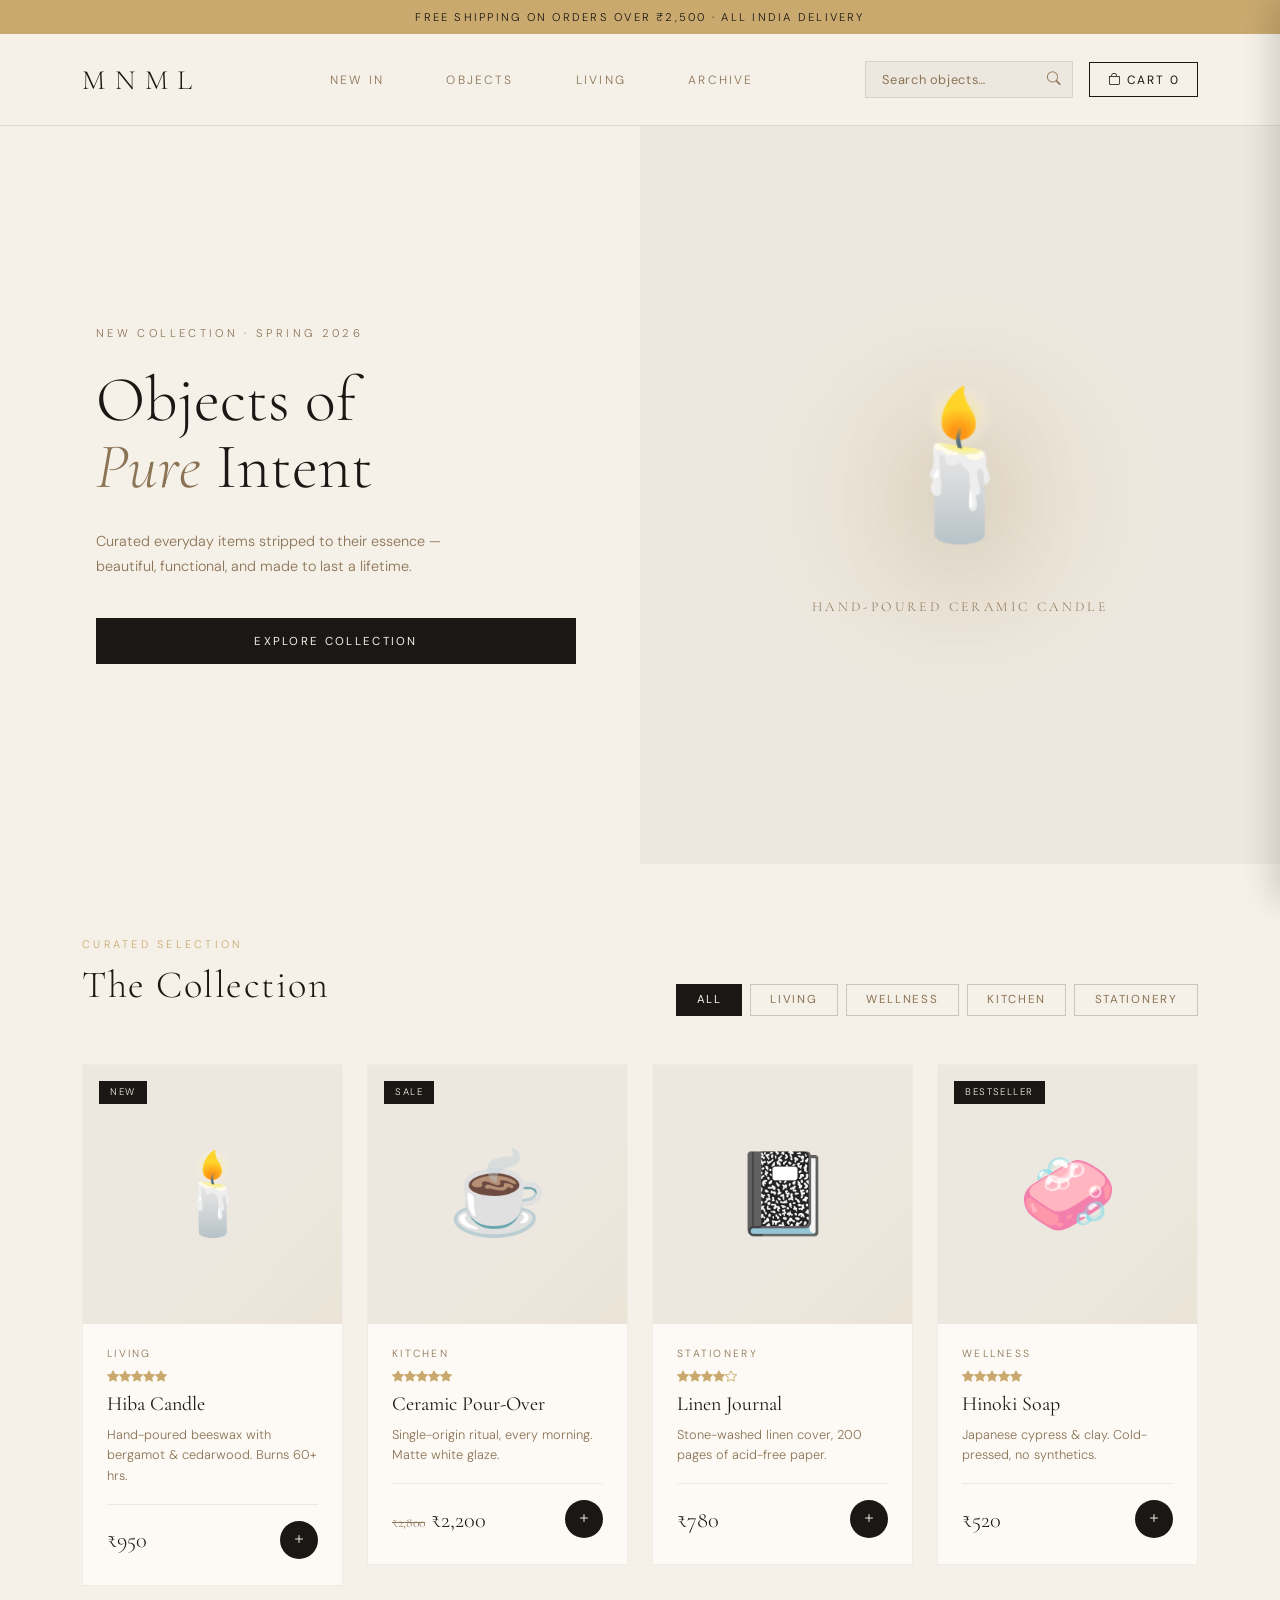
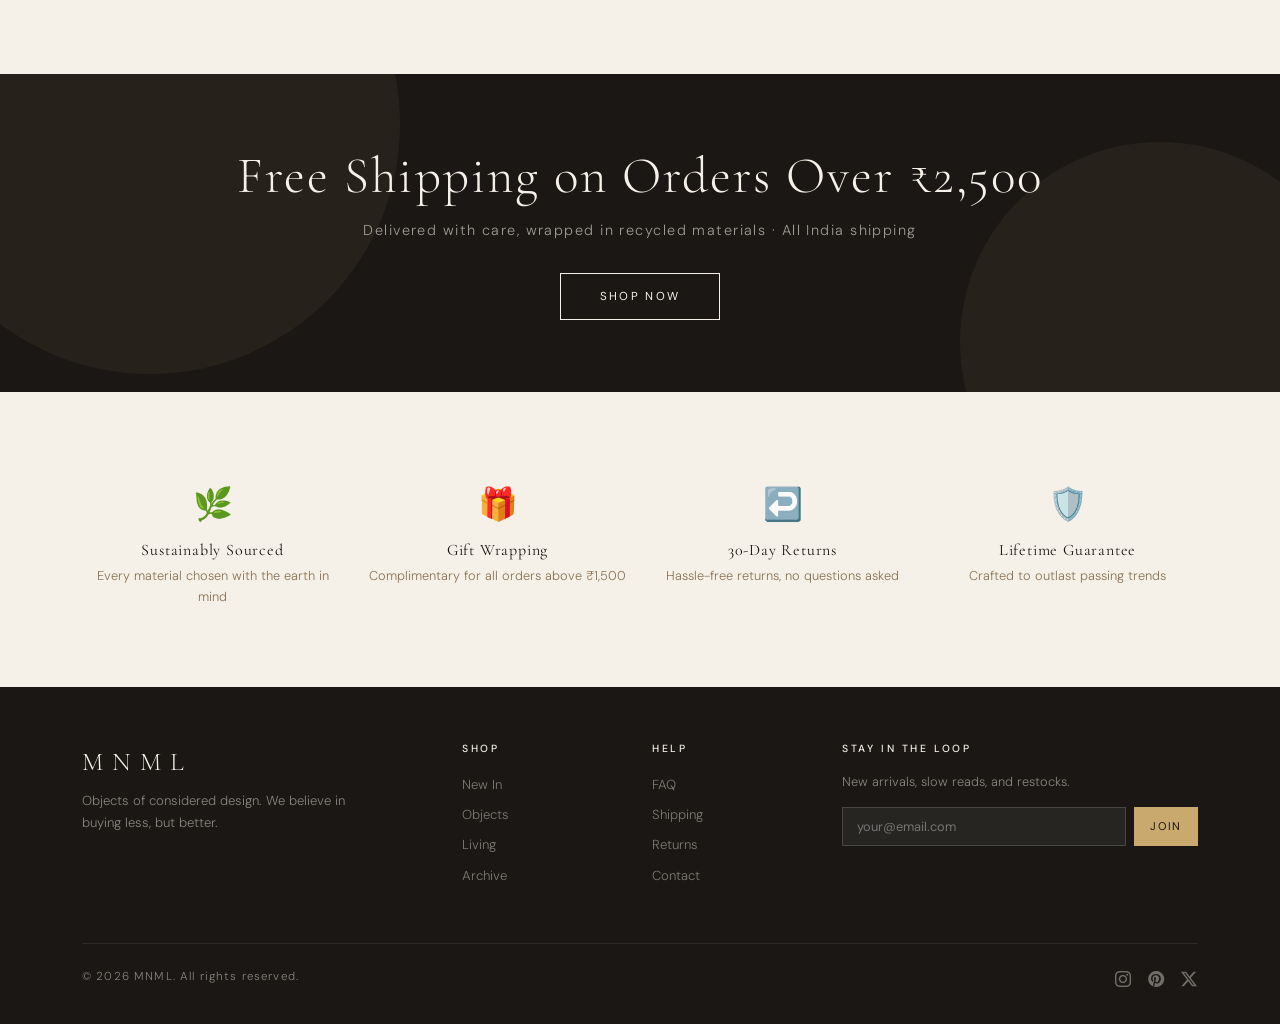
<file: index.html>
<!DOCTYPE html>
<html lang="en">
<head>
    <meta charset="UTF-8" />
    <meta name="viewport" content="width=device-width, initial-scale=1.0" />
    <title>MNML — Objects of Pure Intent</title>
    <meta charset="utf-8"/>
    <meta content="width=device-width, initial-scale=1.0" name="viewport"/>
    <link href="https://cdn.jsdelivr.net/npm/bootstrap@5.3.2/dist/css/bootstrap.min.css" rel="stylesheet"/>
    <link href="https://fonts.googleapis.com/css2?family=Cormorant+Garamond:ital,wght@0,300;0,400;0,600;1,300&amp;family=DM+Sans:wght@300;400;500&amp;display=swap" rel="stylesheet"/>
    <link href="https://cdn.jsdelivr.net/npm/bootstrap-icons@1.11.3/font/bootstrap-icons.min.css" rel="stylesheet"/>
    <link href="style.css" rel="stylesheet"/>
    <link rel="stylesheet" href="style.css">
    <link rel="stylesheet" href="cart.css">
    <style>
        /* Active nav underline */
        .nav-link-item.active { color: var(--ink) !important; text-decoration: underline; text-underline-offset: 4px; }
    </style>
</head>
<body>

    <!-- PROMO STRIP -->
    <div class="promo-strip">Free shipping on orders over ₹2,500 · All India Delivery</div>

    <nav class="navbar navbar-expand-lg">
<div class="container">
<a class="navbar-brand" href="index.html">MNML</a>
<button class="navbar-toggler border-0" data-bs-target="#navMain" data-bs-toggle="collapse" type="button">
<i class="bi bi-list" style="font-size:1.4rem;"></i>
</button>
<div class="collapse navbar-collapse" id="navMain">
<ul class="navbar-nav mx-auto gap-4">
<li class="nav-item"><a class="nav-link nav-link-item" href="new-in.html" id="nav-new-in">New In</a></li>
<li class="nav-item"><a class="nav-link nav-link-item" href="objects.html" id="nav-objects">Objects</a></li>
<li class="nav-item"><a class="nav-link nav-link-item" href="living.html" id="nav-living">Living</a></li>
<li class="nav-item"><a class="nav-link nav-link-item" href="archive.html" id="nav-archive">Archive</a></li>
</ul>
<div class="d-flex align-items-center gap-3">
<div class="search-wrap d-none d-lg-block">
<input id="searchInput" oninput="filterProducts()" placeholder="Search objects…" type="text"/>
<i class="bi bi-search"></i>
</div>
<button class="cart-btn position-relative" onclick="openCart()">
<i class="bi bi-bag"></i> Cart
                        <span class="cart-count" id="cartCount">0</span>
</button>
</div>
</div>
</div>
</nav>

    <div class="page active" id="page-home">
<section class="hero">
<div class="hero-text">
<p class="hero-eyebrow">New Collection · Spring 2026</p>
<h1 class="hero-heading">Objects of<br/><em>Pure</em> Intent</h1>
<p class="hero-sub">Curated everyday items stripped to their essence — beautiful, functional, and made to last a lifetime.</p>
<button class="btn-primary-custom" onclick="document.getElementById('home-products').scrollIntoView({behavior:'smooth'})">Explore Collection</button>
</div>
<div class="hero-visual">
<div class="hero-product-display">
<span class="product-emoji">🕯️</span>
<p class="hero-label">Hand-poured Ceramic Candle</p>
</div>
</div>
</section>
<section class="py-5 mt-2" id="home-products">
<div class="container py-3">
<div class="d-flex flex-column flex-md-row justify-content-between align-items-start align-items-md-end mb-5 gap-3" data-filter-type="category">
<div>
<span class="section-eyebrow">Curated Selection</span>
<h2 class="section-title">The Collection</h2>
</div>
<div class="d-flex flex-wrap gap-2" data-filter-type="category">
<button class="filter-pill active" onclick="filterPill(this)">All</button>
<button class="filter-pill" onclick="filterPill(this)">Living</button>
<button class="filter-pill" onclick="filterPill(this)">Wellness</button>
<button class="filter-pill" onclick="filterPill(this)">Kitchen</button>
<button class="filter-pill" onclick="filterPill(this)">Stationery</button>
</div>
</div>
<div class="row g-4">
<div class="col-lg-3 col-md-4 col-sm-6"><div class="product-card"><div class="product-img-wrap"><span class="product-badge">New</span>🕯️</div><div class="product-body"><p class="product-category">Living</p><div class="stars"><i class="bi bi-star-fill"></i><i class="bi bi-star-fill"></i><i class="bi bi-star-fill"></i><i class="bi bi-star-fill"></i><i class="bi bi-star-fill"></i></div><h3 class="product-name">Hiba Candle</h3><p class="product-desc">Hand-poured beeswax with bergamot &amp; cedarwood. Burns 60+ hrs.</p><div class="product-footer"><div class="product-price">₹950</div><button class="add-btn"><i class="bi bi-plus"></i></button></div></div></div></div>
<div class="col-lg-3 col-md-4 col-sm-6"><div class="product-card"><div class="product-img-wrap"><span class="product-badge">Sale</span>☕</div><div class="product-body"><p class="product-category">Kitchen</p><div class="stars"><i class="bi bi-star-fill"></i><i class="bi bi-star-fill"></i><i class="bi bi-star-fill"></i><i class="bi bi-star-fill"></i><i class="bi bi-star-fill"></i></div><h3 class="product-name">Ceramic Pour-Over</h3><p class="product-desc">Single-origin ritual, every morning. Matte white glaze.</p><div class="product-footer"><div class="product-price"><span class="old-price">₹2,800</span>₹2,200</div><button class="add-btn"><i class="bi bi-plus"></i></button></div></div></div></div>
<div class="col-lg-3 col-md-4 col-sm-6"><div class="product-card"><div class="product-img-wrap">📓</div><div class="product-body"><p class="product-category">Stationery</p><div class="stars"><i class="bi bi-star-fill"></i><i class="bi bi-star-fill"></i><i class="bi bi-star-fill"></i><i class="bi bi-star-fill"></i><i class="bi bi-star"></i></div><h3 class="product-name">Linen Journal</h3><p class="product-desc">Stone-washed linen cover, 200 pages of acid-free paper.</p><div class="product-footer"><div class="product-price">₹780</div><button class="add-btn"><i class="bi bi-plus"></i></button></div></div></div></div>
<div class="col-lg-3 col-md-4 col-sm-6"><div class="product-card"><div class="product-img-wrap"><span class="product-badge">Bestseller</span>🧼</div><div class="product-body"><p class="product-category">Wellness</p><div class="stars"><i class="bi bi-star-fill"></i><i class="bi bi-star-fill"></i><i class="bi bi-star-fill"></i><i class="bi bi-star-fill"></i><i class="bi bi-star-fill"></i></div><h3 class="product-name">Hinoki Soap</h3><p class="product-desc">Japanese cypress &amp; clay. Cold-pressed, no synthetics.</p><div class="product-footer"><div class="product-price">₹520</div><button class="add-btn"><i class="bi bi-plus"></i></button></div></div></div></div>
</div>
</div>
</section>
<section class="promo-banner my-4">
<h2>Free Shipping on Orders Over ₹2,500</h2>
<p>Delivered with care, wrapped in recycled materials · All India shipping</p>
<button class="btn-outline-cream" onclick="document.getElementById('home-products').scrollIntoView({behavior:'smooth'})">Shop Now</button>
</section>
<section class="py-5">
<div class="container py-3">
<div class="row g-4 text-center">
<div class="col-md-3 col-6"><div style="font-size:2rem;margin-bottom:0.8rem;">🌿</div><h6 style="font-family:'Cormorant Garamond',serif;font-size:1rem;font-weight:400;letter-spacing:0.05em;margin-bottom:0.4rem;">Sustainably Sourced</h6><p style="font-size:0.8rem;color:var(--warm-mid);line-height:1.6;">Every material chosen with the earth in mind</p></div>
<div class="col-md-3 col-6"><div style="font-size:2rem;margin-bottom:0.8rem;">🎁</div><h6 style="font-family:'Cormorant Garamond',serif;font-size:1rem;font-weight:400;letter-spacing:0.05em;margin-bottom:0.4rem;">Gift Wrapping</h6><p style="font-size:0.8rem;color:var(--warm-mid);line-height:1.6;">Complimentary for all orders above ₹1,500</p></div>
<div class="col-md-3 col-6"><div style="font-size:2rem;margin-bottom:0.8rem;">↩️</div><h6 style="font-family:'Cormorant Garamond',serif;font-size:1rem;font-weight:400;letter-spacing:0.05em;margin-bottom:0.4rem;">30-Day Returns</h6><p style="font-size:0.8rem;color:var(--warm-mid);line-height:1.6;">Hassle-free returns, no questions asked</p></div>
<div class="col-md-3 col-6"><div style="font-size:2rem;margin-bottom:0.8rem;">🛡️</div><h6 style="font-family:'Cormorant Garamond',serif;font-size:1rem;font-weight:400;letter-spacing:0.05em;margin-bottom:0.4rem;">Lifetime Guarantee</h6><p style="font-size:0.8rem;color:var(--warm-mid);line-height:1.6;">Crafted to outlast passing trends</p></div>
</div>
</div>
</section>
</div>

    <footer>
<div class="container">
<div class="row g-4">
<div class="col-md-4">
<span class="brand">MNML</span>
<p style="font-size:0.82rem;line-height:1.7;max-width:280px;">Objects of considered design. We believe in buying less, but better.</p>
</div>
<div class="col-md-2 col-6">
<h6>Shop</h6>
<ul>
<li><a href="new-in.html">New In</a></li>
<li><a href="objects.html">Objects</a></li>
<li><a href="living.html">Living</a></li>
<li><a href="archive.html">Archive</a></li>
</ul>
</div>
<div class="col-md-2 col-6">
<h6>Help</h6>
<ul>
<li><a href="faq.html">FAQ</a></li>
<li><a href="shipping.html">Shipping</a></li>
<li><a href="returns.html">Returns</a></li>
<li><a href="contact.html">Contact</a></li>
</ul>
</div>
<div class="col-md-4">
<h6>Stay in the loop</h6>
<p style="font-size:0.8rem;margin-bottom:1rem;">New arrivals, slow reads, and restocks.</p>
<div class="d-flex gap-2">
<input class="newsletter-input" id="newsletterEmail" placeholder="your@email.com" style="flex:1;background:rgba(255,255,255,0.06);border:1px solid rgba(255,255,255,0.15);color:#F5F0E8;padding:0.55rem 0.9rem;font-size:0.8rem;font-family:'DM Sans',sans-serif;outline:none;" type="email"/>
<button class="newsletter-submit" style="background:var(--accent);color:var(--ink);border:none;padding:0.55rem 1rem;font-size:0.7rem;letter-spacing:0.15em;text-transform:uppercase;cursor:pointer;font-family:'DM Sans',sans-serif;">Join</button>
</div>
</div>
</div>
<div class="footer-bottom d-flex justify-content-between flex-wrap gap-2">
<span>© 2026 MNML. All rights reserved.</span>
<div class="d-flex gap-3">
<a href="#" style="color:rgba(245,240,232,0.4);font-size:1rem;"><i class="bi bi-instagram"></i></a>
<a href="#" style="color:rgba(245,240,232,0.4);font-size:1rem;"><i class="bi bi-pinterest"></i></a>
<a href="#" style="color:rgba(245,240,232,0.4);font-size:1rem;"><i class="bi bi-twitter-x"></i></a>
</div>
</div>
</div>
</footer>

    <script src="https://cdn.jsdelivr.net/npm/bootstrap@5.3.2/dist/js/bootstrap.bundle.min.js"></script>
    <script src="cart.js"></script>
</body>
</html>
</file>
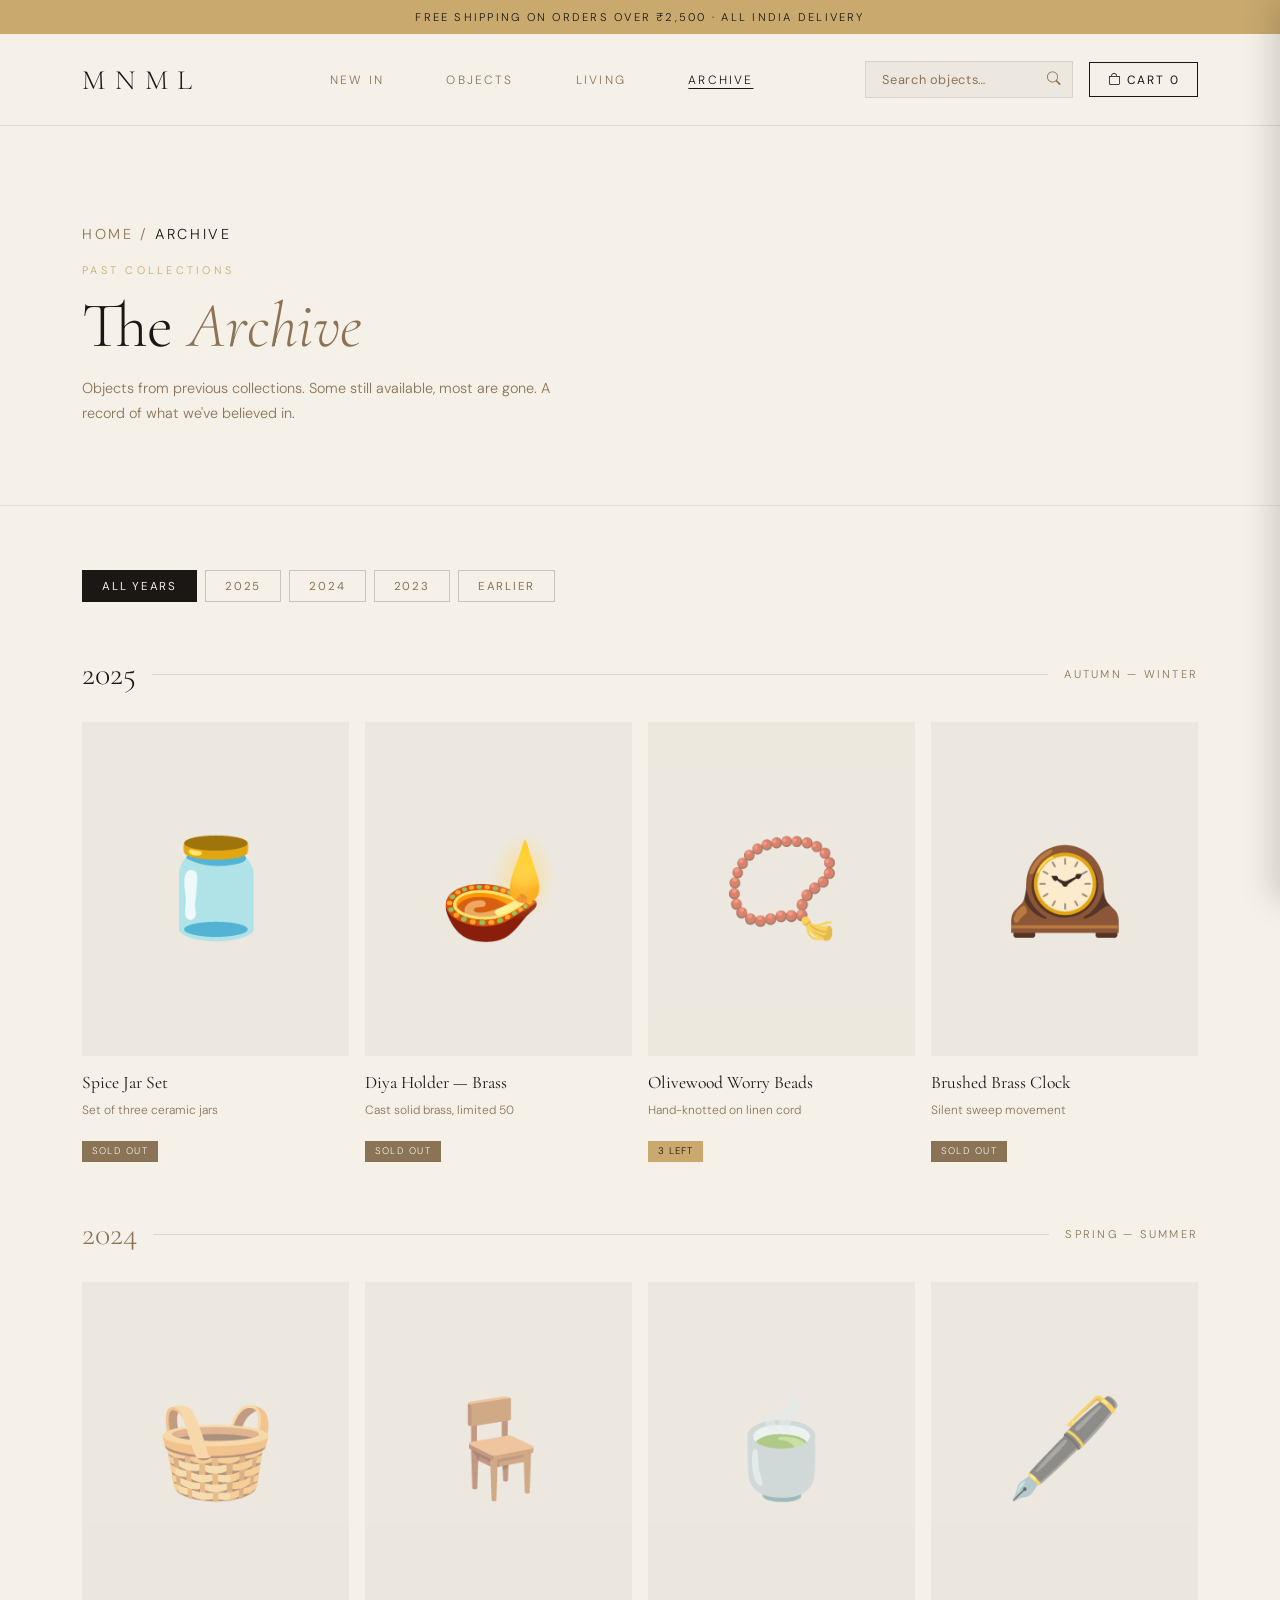
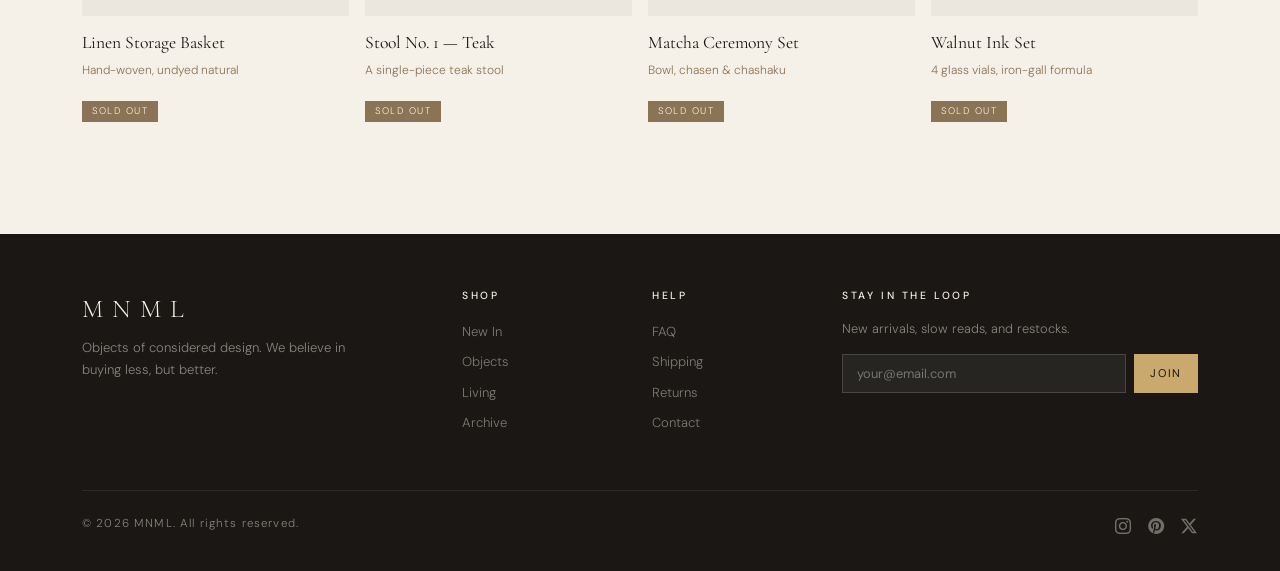
<file: archive.html>
<!DOCTYPE html>
<html lang="en">
<head>
    <meta charset="UTF-8" />
    <meta name="viewport" content="width=device-width, initial-scale=1.0" />
    <title>Archive — MNML</title>
    <meta charset="utf-8"/>
    <meta content="width=device-width, initial-scale=1.0" name="viewport"/>
    <link href="https://cdn.jsdelivr.net/npm/bootstrap@5.3.2/dist/css/bootstrap.min.css" rel="stylesheet"/>
    <link href="https://fonts.googleapis.com/css2?family=Cormorant+Garamond:ital,wght@0,300;0,400;0,600;1,300&amp;family=DM+Sans:wght@300;400;500&amp;display=swap" rel="stylesheet"/>
    <link href="https://cdn.jsdelivr.net/npm/bootstrap-icons@1.11.3/font/bootstrap-icons.min.css" rel="stylesheet"/>
    <link href="style.css" rel="stylesheet"/>
    <link rel="stylesheet" href="style.css">
    <link rel="stylesheet" href="cart.css">
    <style>
        /* Active nav underline */
        .nav-link-item.active { color: var(--ink) !important; text-decoration: underline; text-underline-offset: 4px; }
    </style>
</head>
<body>

    <!-- PROMO STRIP -->
    <div class="promo-strip">Free shipping on orders over ₹2,500 · All India Delivery</div>

    <nav class="navbar navbar-expand-lg">
<div class="container">
<a class="navbar-brand" href="index.html">MNML</a>
<button class="navbar-toggler border-0" data-bs-target="#navMain" data-bs-toggle="collapse" type="button">
<i class="bi bi-list" style="font-size:1.4rem;"></i>
</button>
<div class="collapse navbar-collapse" id="navMain">
<ul class="navbar-nav mx-auto gap-4">
<li class="nav-item"><a class="nav-link nav-link-item" href="new-in.html" id="nav-new-in">New In</a></li>
<li class="nav-item"><a class="nav-link nav-link-item" href="objects.html" id="nav-objects">Objects</a></li>
<li class="nav-item"><a class="nav-link nav-link-item" href="living.html" id="nav-living">Living</a></li>
<li class="nav-item"><a class="nav-link nav-link-item active" href="archive.html" id="nav-archive">Archive</a></li>
</ul>
<div class="d-flex align-items-center gap-3">
<div class="search-wrap d-none d-lg-block">
<input id="searchInput" oninput="filterProducts()" placeholder="Search objects…" type="text"/>
<i class="bi bi-search"></i>
</div>
<button class="cart-btn position-relative" onclick="openCart()">
<i class="bi bi-bag"></i> Cart
                        <span class="cart-count" id="cartCount">0</span>
</button>
</div>
</div>
</div>
</nav>

    <div class="page active" id="page-archive">
<section class="page-hero">
<div class="container">
<p class="breadcrumb-custom mb-3"><a href="index.html">Home</a> / <span>Archive</span></p>
<span class="eyebrow">Past Collections</span>
<h1>The <em>Archive</em></h1>
<p>Objects from previous collections. Some still available, most are gone. A record of what we've believed in.</p>
</div>
</section>
<section class="py-5">
<div class="container py-3">
<div class="d-flex flex-wrap gap-2 mb-5" data-filter-type="year">
<button class="filter-pill active" onclick="filterPill(this)">All Years</button>
<button class="filter-pill" onclick="filterPill(this)">2025</button>
<button class="filter-pill" onclick="filterPill(this)">2024</button>
<button class="filter-pill" onclick="filterPill(this)">2023</button>
<button class="filter-pill" onclick="filterPill(this)">Earlier</button>
</div>
<div class="mb-5" data-year="2025">
<div class="d-flex align-items-center gap-3 mb-4"><span style="font-family:'Cormorant Garamond',serif;font-size:2rem;font-weight:300;color:var(--ink);">2025</span><div style="flex:1;height:1px;background:rgba(26,23,20,0.12);"></div><span style="font-size:0.7rem;letter-spacing:0.2em;text-transform:uppercase;color:var(--warm-mid);">Autumn — Winter</span></div>
<div class="row g-3">
<div class="col-lg-3 col-md-4 col-6"><div class="archive-item"><div class="archive-emoji-wrap">🫙</div><div class="archive-overlay"><div class="archive-overlay-text"><h4>Spice Jar Set</h4><p>AW 2025</p></div></div></div><div class="archive-meta"><h4>Spice Jar Set</h4><p>Set of three ceramic jars</p><span class="sold-tag">Sold Out</span></div></div>
<div class="col-lg-3 col-md-4 col-6"><div class="archive-item"><div class="archive-emoji-wrap">🪔</div><div class="archive-overlay"><div class="archive-overlay-text"><h4>Diya Holder</h4><p>AW 2025</p></div></div></div><div class="archive-meta"><h4>Diya Holder — Brass</h4><p>Cast solid brass, limited 50</p><span class="sold-tag">Sold Out</span></div></div>
<div class="col-lg-3 col-md-4 col-6"><div class="archive-item"><div class="archive-emoji-wrap" style="opacity:0.7;">📿</div><div class="archive-overlay"><div class="archive-overlay-text"><h4>Worry Beads</h4><p>AW 2025</p></div></div></div><div class="archive-meta"><h4>Olivewood Worry Beads</h4><p>Hand-knotted on linen cord</p><span style="display:inline-block;font-size:0.6rem;letter-spacing:0.12em;text-transform:uppercase;padding:0.22rem 0.6rem;background:var(--accent);color:var(--ink);margin-top:0.35rem;">3 Left</span></div></div>
<div class="col-lg-3 col-md-4 col-6"><div class="archive-item"><div class="archive-emoji-wrap">🕰️</div><div class="archive-overlay"><div class="archive-overlay-text"><h4>Table Clock</h4><p>AW 2025</p></div></div></div><div class="archive-meta"><h4>Brushed Brass Clock</h4><p>Silent sweep movement</p><span class="sold-tag">Sold Out</span></div></div>
</div>
</div>
<div class="mb-5" data-year="2024">
<div class="d-flex align-items-center gap-3 mb-4"><span style="font-family:'Cormorant Garamond',serif;font-size:2rem;font-weight:300;color:var(--warm-mid);">2024</span><div style="flex:1;height:1px;background:rgba(26,23,20,0.12);"></div><span style="font-size:0.7rem;letter-spacing:0.2em;text-transform:uppercase;color:var(--warm-mid);">Spring — Summer</span></div>
<div class="row g-3">
<div class="col-lg-3 col-md-4 col-6"><div class="archive-item"><div class="archive-emoji-wrap" style="opacity:0.55;">🧺</div><div class="archive-overlay"><div class="archive-overlay-text"><h4>Linen Storage Basket</h4><p>SS 2024</p></div></div></div><div class="archive-meta"><h4>Linen Storage Basket</h4><p>Hand-woven, undyed natural</p><span class="sold-tag">Sold Out</span></div></div>
<div class="col-lg-3 col-md-4 col-6"><div class="archive-item"><div class="archive-emoji-wrap" style="opacity:0.55;">🪑</div><div class="archive-overlay"><div class="archive-overlay-text"><h4>Stool No. 1</h4><p>SS 2024</p></div></div></div><div class="archive-meta"><h4>Stool No. 1 — Teak</h4><p>A single-piece teak stool</p><span class="sold-tag">Sold Out</span></div></div>
<div class="col-lg-3 col-md-4 col-6"><div class="archive-item"><div class="archive-emoji-wrap" style="opacity:0.55;">🍵</div><div class="archive-overlay"><div class="archive-overlay-text"><h4>Matcha Set</h4><p>SS 2024</p></div></div></div><div class="archive-meta"><h4>Matcha Ceremony Set</h4><p>Bowl, chasen &amp; chashaku</p><span class="sold-tag">Sold Out</span></div></div>
<div class="col-lg-3 col-md-4 col-6"><div class="archive-item"><div class="archive-emoji-wrap" style="opacity:0.55;">🖋️</div><div class="archive-overlay"><div class="archive-overlay-text"><h4>Ink Set</h4><p>SS 2024</p></div></div></div><div class="archive-meta"><h4>Walnut Ink Set</h4><p>4 glass vials, iron-gall formula</p><span class="sold-tag">Sold Out</span></div></div>
</div>
</div>
</div>
</section>
</div>

    <footer>
<div class="container">
<div class="row g-4">
<div class="col-md-4">
<span class="brand">MNML</span>
<p style="font-size:0.82rem;line-height:1.7;max-width:280px;">Objects of considered design. We believe in buying less, but better.</p>
</div>
<div class="col-md-2 col-6">
<h6>Shop</h6>
<ul>
<li><a href="new-in.html">New In</a></li>
<li><a href="objects.html">Objects</a></li>
<li><a href="living.html">Living</a></li>
<li><a href="archive.html">Archive</a></li>
</ul>
</div>
<div class="col-md-2 col-6">
<h6>Help</h6>
<ul>
<li><a href="faq.html">FAQ</a></li>
<li><a href="shipping.html">Shipping</a></li>
<li><a href="returns.html">Returns</a></li>
<li><a href="contact.html">Contact</a></li>
</ul>
</div>
<div class="col-md-4">
<h6>Stay in the loop</h6>
<p style="font-size:0.8rem;margin-bottom:1rem;">New arrivals, slow reads, and restocks.</p>
<div class="d-flex gap-2">
<input class="newsletter-input" id="newsletterEmail" placeholder="your@email.com" style="flex:1;background:rgba(255,255,255,0.06);border:1px solid rgba(255,255,255,0.15);color:#F5F0E8;padding:0.55rem 0.9rem;font-size:0.8rem;font-family:'DM Sans',sans-serif;outline:none;" type="email"/>
<button class="newsletter-submit" style="background:var(--accent);color:var(--ink);border:none;padding:0.55rem 1rem;font-size:0.7rem;letter-spacing:0.15em;text-transform:uppercase;cursor:pointer;font-family:'DM Sans',sans-serif;">Join</button>
</div>
</div>
</div>
<div class="footer-bottom d-flex justify-content-between flex-wrap gap-2">
<span>© 2026 MNML. All rights reserved.</span>
<div class="d-flex gap-3">
<a href="#" style="color:rgba(245,240,232,0.4);font-size:1rem;"><i class="bi bi-instagram"></i></a>
<a href="#" style="color:rgba(245,240,232,0.4);font-size:1rem;"><i class="bi bi-pinterest"></i></a>
<a href="#" style="color:rgba(245,240,232,0.4);font-size:1rem;"><i class="bi bi-twitter-x"></i></a>
</div>
</div>
</div>
</footer>

    <script src="https://cdn.jsdelivr.net/npm/bootstrap@5.3.2/dist/js/bootstrap.bundle.min.js"></script>
    <script src="cart.js"></script>
</body>
</html>
</file>
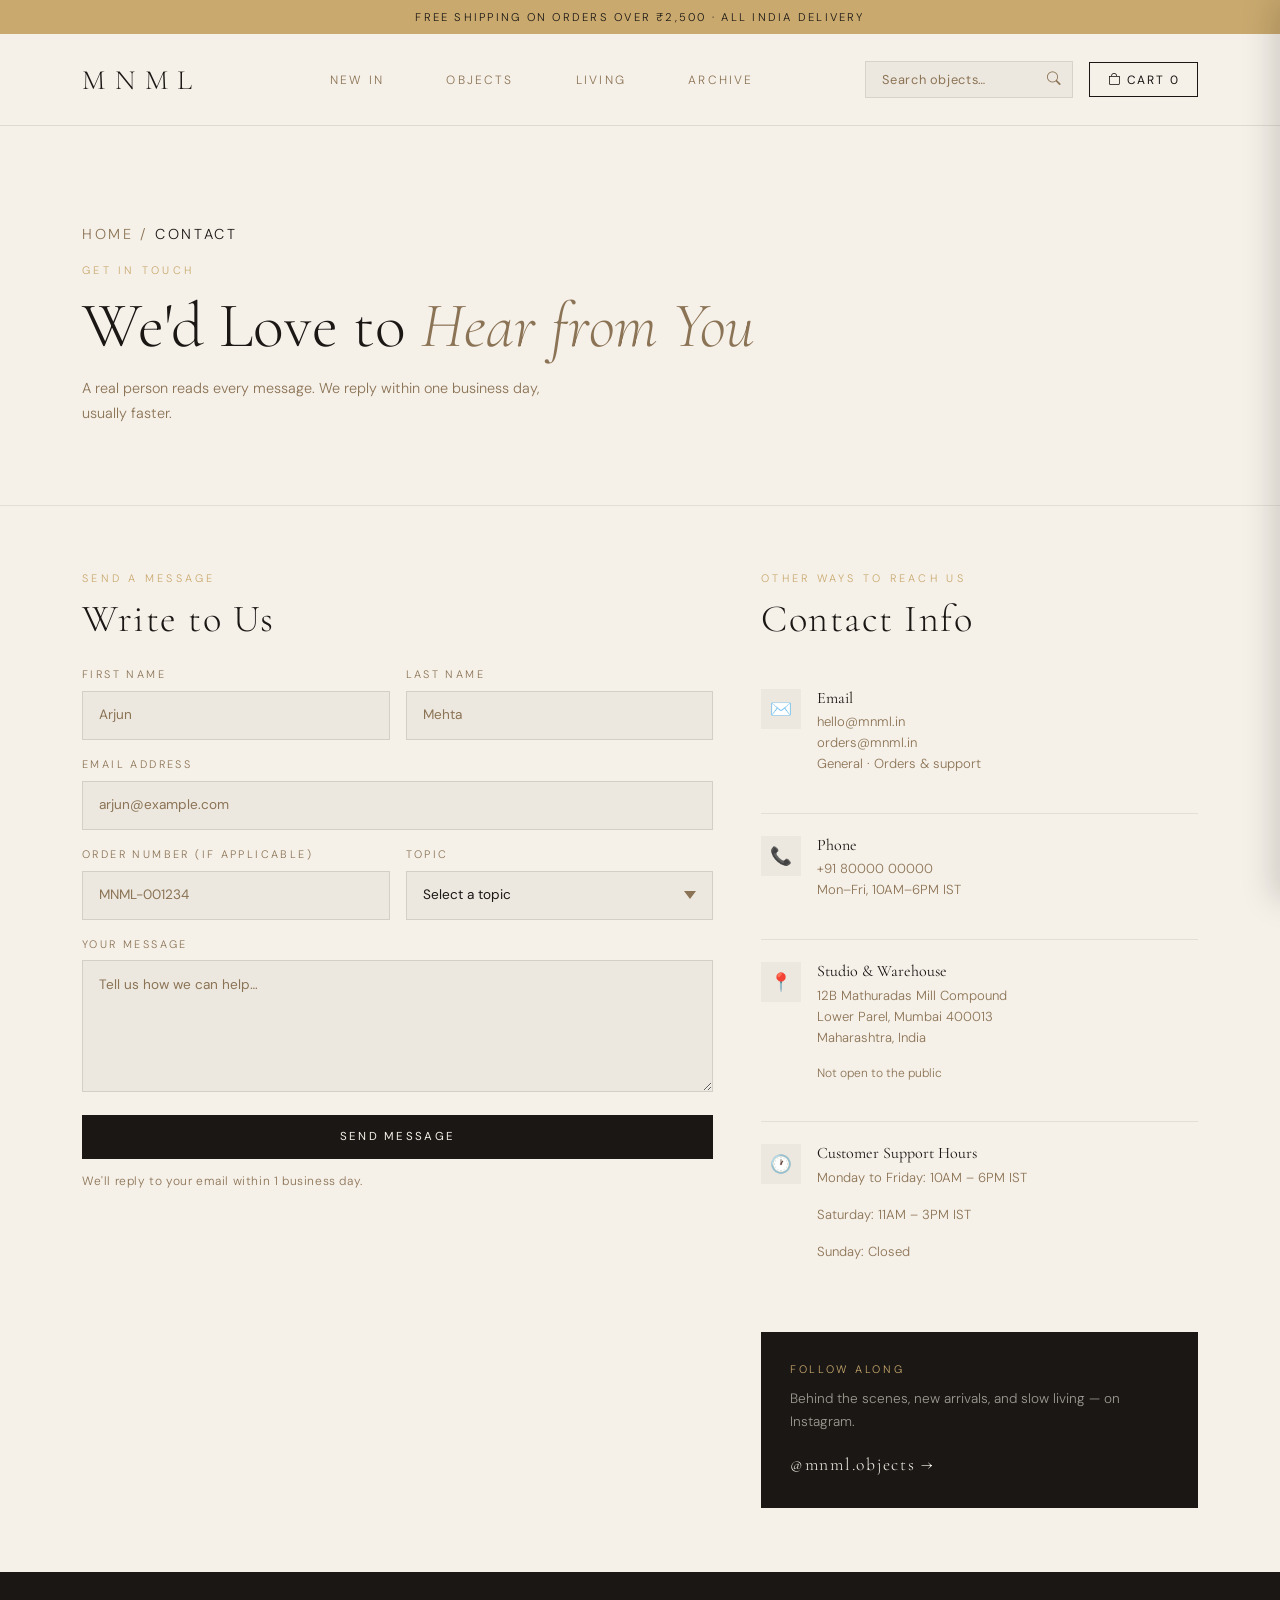
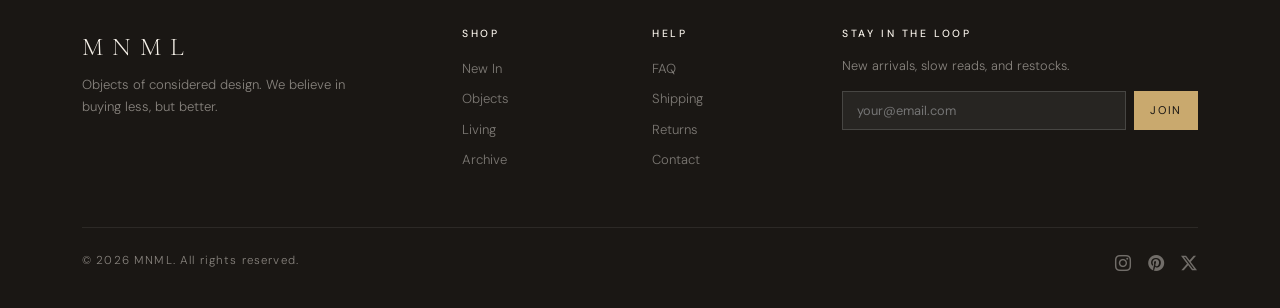
<file: contact.html>
<!DOCTYPE html>
<html lang="en">
<head>
    <meta charset="UTF-8" />
    <meta name="viewport" content="width=device-width, initial-scale=1.0" />
    <title>Contact — MNML</title>
    <meta charset="utf-8"/>
    <meta content="width=device-width, initial-scale=1.0" name="viewport"/>
    <link href="https://cdn.jsdelivr.net/npm/bootstrap@5.3.2/dist/css/bootstrap.min.css" rel="stylesheet"/>
    <link href="https://fonts.googleapis.com/css2?family=Cormorant+Garamond:ital,wght@0,300;0,400;0,600;1,300&amp;family=DM+Sans:wght@300;400;500&amp;display=swap" rel="stylesheet"/>
    <link href="https://cdn.jsdelivr.net/npm/bootstrap-icons@1.11.3/font/bootstrap-icons.min.css" rel="stylesheet"/>
    <link href="style.css" rel="stylesheet"/>
    <link rel="stylesheet" href="style.css">
    <link rel="stylesheet" href="cart.css">
    <style>
        /* Active nav underline */
        .nav-link-item.active { color: var(--ink) !important; text-decoration: underline; text-underline-offset: 4px; }
    </style>
</head>
<body>

    <!-- PROMO STRIP -->
    <div class="promo-strip">Free shipping on orders over ₹2,500 · All India Delivery</div>

    <nav class="navbar navbar-expand-lg">
<div class="container">
<a class="navbar-brand" href="index.html">MNML</a>
<button class="navbar-toggler border-0" data-bs-target="#navMain" data-bs-toggle="collapse" type="button">
<i class="bi bi-list" style="font-size:1.4rem;"></i>
</button>
<div class="collapse navbar-collapse" id="navMain">
<ul class="navbar-nav mx-auto gap-4">
<li class="nav-item"><a class="nav-link nav-link-item" href="new-in.html" id="nav-new-in">New In</a></li>
<li class="nav-item"><a class="nav-link nav-link-item" href="objects.html" id="nav-objects">Objects</a></li>
<li class="nav-item"><a class="nav-link nav-link-item" href="living.html" id="nav-living">Living</a></li>
<li class="nav-item"><a class="nav-link nav-link-item" href="archive.html" id="nav-archive">Archive</a></li>
</ul>
<div class="d-flex align-items-center gap-3">
<div class="search-wrap d-none d-lg-block">
<input id="searchInput" oninput="filterProducts()" placeholder="Search objects…" type="text"/>
<i class="bi bi-search"></i>
</div>
<button class="cart-btn position-relative" onclick="openCart()">
<i class="bi bi-bag"></i> Cart
                        <span class="cart-count" id="cartCount">0</span>
</button>
</div>
</div>
</div>
</nav>

    <div class="page active" id="page-contact">
<section class="page-hero">
<div class="container">
<p class="breadcrumb-custom mb-3"><a href="index.html">Home</a> / <span>Contact</span></p>
<span class="eyebrow">Get in Touch</span>
<h1>We'd Love to <em>Hear from You</em></h1>
<p>A real person reads every message. We reply within one business day, usually faster.</p>
</div>
</section>
<section class="py-5">
<div class="container py-3">
<div class="row g-5">
<div class="col-lg-7">
<span class="section-eyebrow">Send a Message</span>
<h2 class="section-title mb-4">Write to Us</h2>
<div class="row g-3">
<div class="col-md-6"><label class="contact-label">First Name</label><input class="contact-input" id="contactFirstName" placeholder="Arjun" type="text"/></div>
<div class="col-md-6"><label class="contact-label">Last Name</label><input class="contact-input" id="contactLastName" placeholder="Mehta" type="text"/></div>
<div class="col-12"><label class="contact-label">Email Address</label><input class="contact-input" id="contactEmail" placeholder="arjun@example.com" type="email"/></div>
<div class="col-md-6"><label class="contact-label">Order Number (if applicable)</label><input class="contact-input" id="contactOrderNumber" placeholder="MNML-001234" type="text"/></div>
<div class="col-md-6"><label class="contact-label">Topic</label><select class="contact-input" id="contactTopic"><option disabled="" selected="" value="">Select a topic</option><option>Order enquiry</option><option>Return or exchange</option><option>Product question</option><option>Stockist enquiry</option><option>Press &amp; media</option><option>Other</option></select></div>
<div class="col-12"><label class="contact-label">Your Message</label><textarea class="contact-input" id="contactMessage" placeholder="Tell us how we can help…" rows="5"></textarea></div>
<div class="col-12"><button class="btn-dark-custom" onclick="submitContactForm(this)" style="width:100%;text-align:center;">Send Message</button><p style="font-size:0.75rem;color:var(--warm-mid);margin-top:0.8rem;letter-spacing:0.05em;">We'll reply to your email within 1 business day.</p></div>
</div>
</div>
<div class="col-lg-5">
<span class="section-eyebrow">Other Ways to Reach Us</span>
<h2 class="section-title mb-4">Contact Info</h2>
<div>
<div class="contact-info-item"><div class="contact-info-icon">✉️</div><div class="contact-info-body"><h6>Email</h6><a href="mailto:hello@mnml.in">hello@mnml.in</a><a href="mailto:orders@mnml.in">orders@mnml.in</a><p>General · Orders &amp; support</p></div></div>
<div class="contact-info-item"><div class="contact-info-icon">📞</div><div class="contact-info-body"><h6>Phone</h6><a href="tel:+918000000000">+91 80000 00000</a><p>Mon–Fri, 10AM–6PM IST</p></div></div>
<div class="contact-info-item"><div class="contact-info-icon">📍</div><div class="contact-info-body"><h6>Studio &amp; Warehouse</h6><p>12B Mathuradas Mill Compound<br/>Lower Parel, Mumbai 400013<br/>Maharashtra, India</p><p style="margin-top:0.3rem;font-size:0.75rem;">Not open to the public</p></div></div>
<div class="contact-info-item"><div class="contact-info-icon">🕐</div><div class="contact-info-body"><h6>Customer Support Hours</h6><p>Monday to Friday: 10AM – 6PM IST</p><p>Saturday: 11AM – 3PM IST</p><p>Sunday: Closed</p></div></div>
</div>
<div style="background:var(--ink);padding:1.8rem;margin-top:2rem;"><p style="font-size:0.68rem;letter-spacing:0.25em;text-transform:uppercase;color:var(--accent);margin-bottom:0.6rem;">Follow Along</p><p style="font-size:0.85rem;color:rgba(245,240,232,0.6);line-height:1.7;margin-bottom:1.2rem;">Behind the scenes, new arrivals, and slow living — on Instagram.</p><a href="#" style="font-family:'Cormorant Garamond',serif;font-size:1.1rem;color:var(--cream);letter-spacing:0.1em;text-decoration:none;">@mnml.objects →</a></div>
</div>
</div>
</div>
</section>
</div>

    <footer>
<div class="container">
<div class="row g-4">
<div class="col-md-4">
<span class="brand">MNML</span>
<p style="font-size:0.82rem;line-height:1.7;max-width:280px;">Objects of considered design. We believe in buying less, but better.</p>
</div>
<div class="col-md-2 col-6">
<h6>Shop</h6>
<ul>
<li><a href="new-in.html">New In</a></li>
<li><a href="objects.html">Objects</a></li>
<li><a href="living.html">Living</a></li>
<li><a href="archive.html">Archive</a></li>
</ul>
</div>
<div class="col-md-2 col-6">
<h6>Help</h6>
<ul>
<li><a href="faq.html">FAQ</a></li>
<li><a href="shipping.html">Shipping</a></li>
<li><a href="returns.html">Returns</a></li>
<li><a href="contact.html">Contact</a></li>
</ul>
</div>
<div class="col-md-4">
<h6>Stay in the loop</h6>
<p style="font-size:0.8rem;margin-bottom:1rem;">New arrivals, slow reads, and restocks.</p>
<div class="d-flex gap-2">
<input class="newsletter-input" id="newsletterEmail" placeholder="your@email.com" style="flex:1;background:rgba(255,255,255,0.06);border:1px solid rgba(255,255,255,0.15);color:#F5F0E8;padding:0.55rem 0.9rem;font-size:0.8rem;font-family:'DM Sans',sans-serif;outline:none;" type="email"/>
<button class="newsletter-submit" style="background:var(--accent);color:var(--ink);border:none;padding:0.55rem 1rem;font-size:0.7rem;letter-spacing:0.15em;text-transform:uppercase;cursor:pointer;font-family:'DM Sans',sans-serif;">Join</button>
</div>
</div>
</div>
<div class="footer-bottom d-flex justify-content-between flex-wrap gap-2">
<span>© 2026 MNML. All rights reserved.</span>
<div class="d-flex gap-3">
<a href="#" style="color:rgba(245,240,232,0.4);font-size:1rem;"><i class="bi bi-instagram"></i></a>
<a href="#" style="color:rgba(245,240,232,0.4);font-size:1rem;"><i class="bi bi-pinterest"></i></a>
<a href="#" style="color:rgba(245,240,232,0.4);font-size:1rem;"><i class="bi bi-twitter-x"></i></a>
</div>
</div>
</div>
</footer>

    <script src="https://cdn.jsdelivr.net/npm/bootstrap@5.3.2/dist/js/bootstrap.bundle.min.js"></script>
    <script src="cart.js"></script>
</body>
</html>
</file>
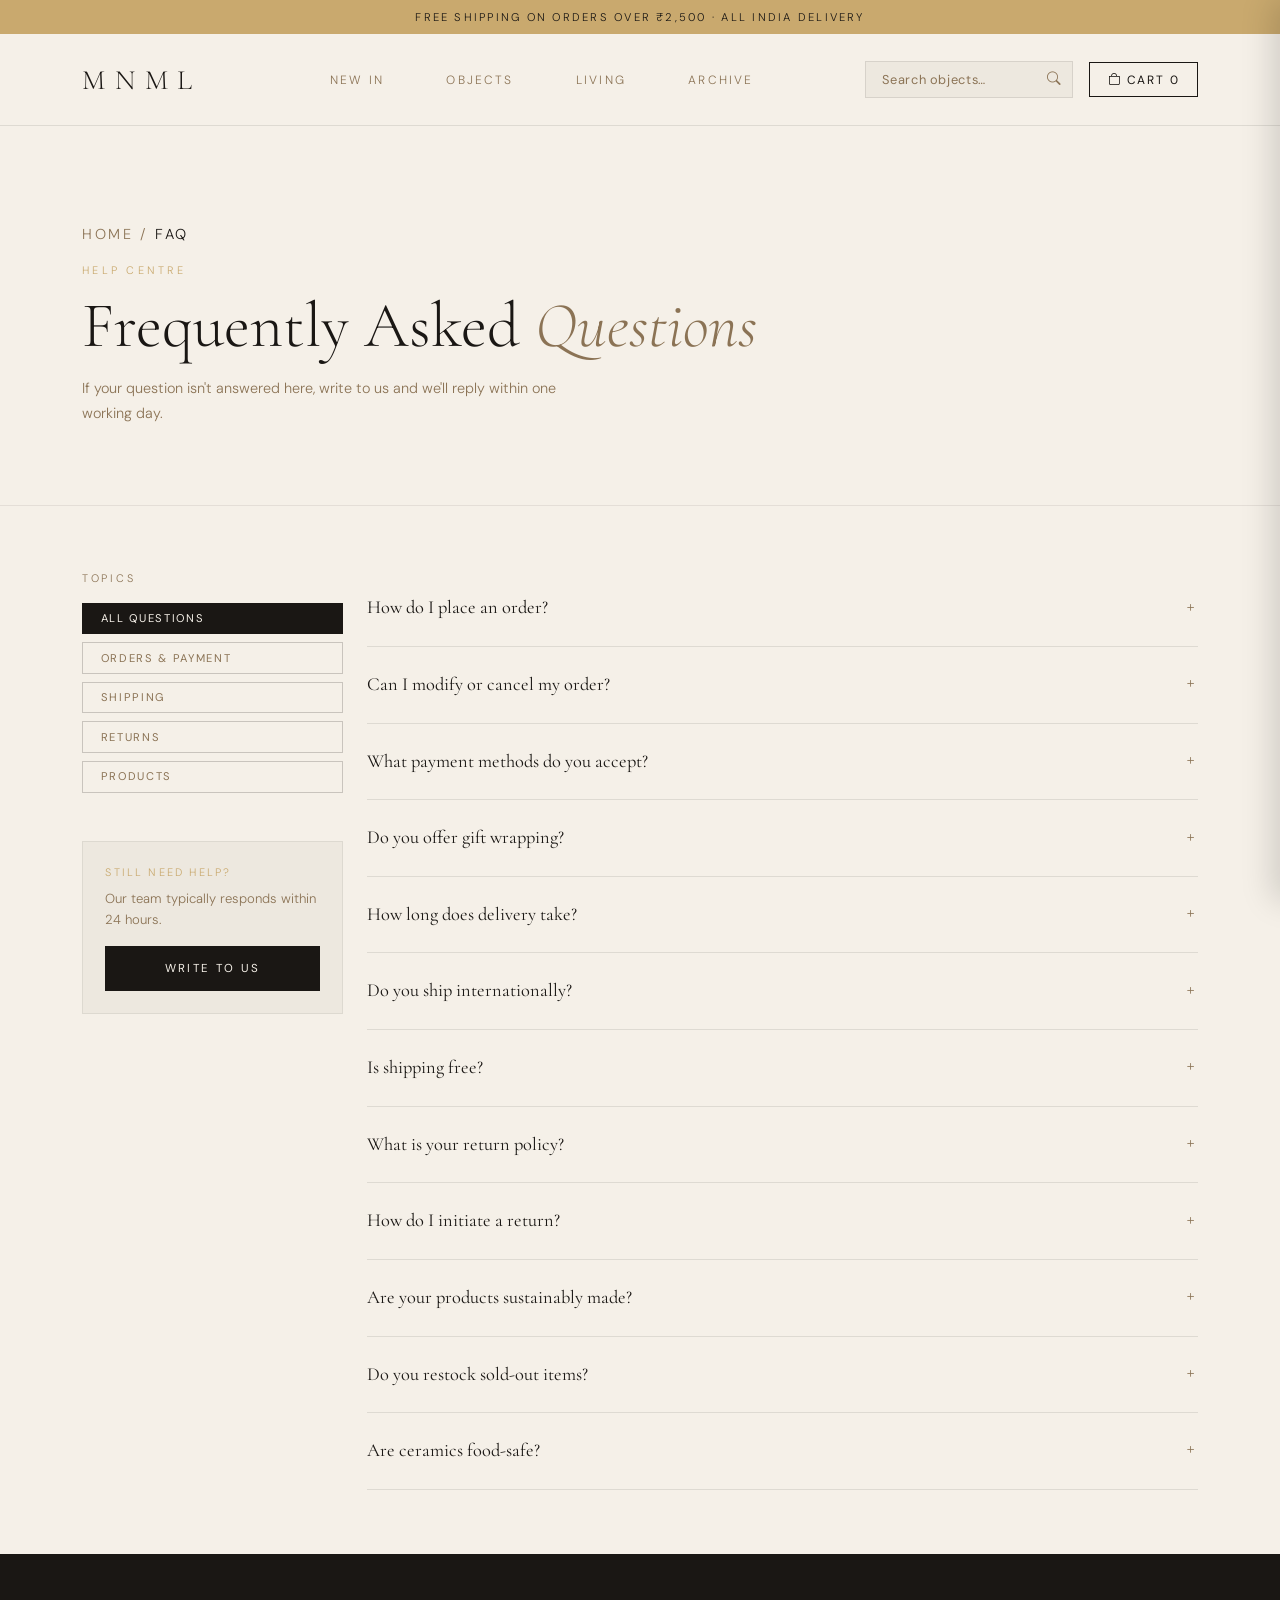
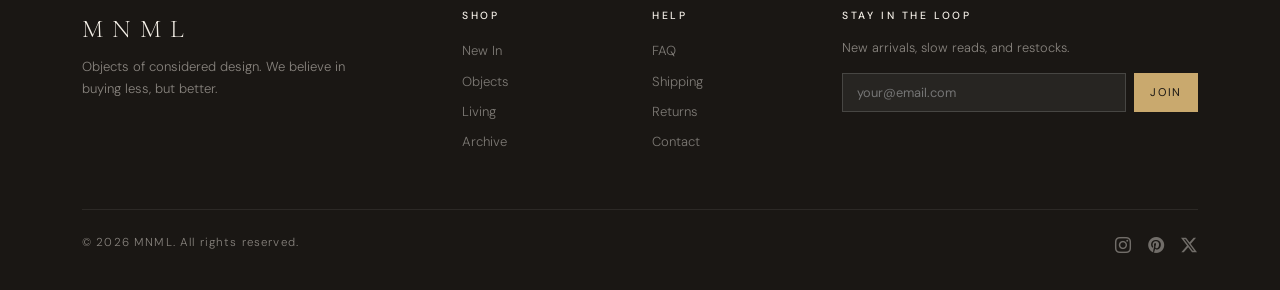
<file: faq.html>
<!DOCTYPE html>
<html lang="en">
<head>
    <meta charset="UTF-8" />
    <meta name="viewport" content="width=device-width, initial-scale=1.0" />
    <title>FAQ — MNML</title>
    <meta charset="utf-8"/>
    <meta content="width=device-width, initial-scale=1.0" name="viewport"/>
    <link href="https://cdn.jsdelivr.net/npm/bootstrap@5.3.2/dist/css/bootstrap.min.css" rel="stylesheet"/>
    <link href="https://fonts.googleapis.com/css2?family=Cormorant+Garamond:ital,wght@0,300;0,400;0,600;1,300&amp;family=DM+Sans:wght@300;400;500&amp;display=swap" rel="stylesheet"/>
    <link href="https://cdn.jsdelivr.net/npm/bootstrap-icons@1.11.3/font/bootstrap-icons.min.css" rel="stylesheet"/>
    <link href="style.css" rel="stylesheet"/>
    <link rel="stylesheet" href="style.css">
    <link rel="stylesheet" href="cart.css">
    <style>
        /* Active nav underline */
        .nav-link-item.active { color: var(--ink) !important; text-decoration: underline; text-underline-offset: 4px; }
    </style>
</head>
<body>

    <!-- PROMO STRIP -->
    <div class="promo-strip">Free shipping on orders over ₹2,500 · All India Delivery</div>

    <nav class="navbar navbar-expand-lg">
<div class="container">
<a class="navbar-brand" href="index.html">MNML</a>
<button class="navbar-toggler border-0" data-bs-target="#navMain" data-bs-toggle="collapse" type="button">
<i class="bi bi-list" style="font-size:1.4rem;"></i>
</button>
<div class="collapse navbar-collapse" id="navMain">
<ul class="navbar-nav mx-auto gap-4">
<li class="nav-item"><a class="nav-link nav-link-item" href="new-in.html" id="nav-new-in">New In</a></li>
<li class="nav-item"><a class="nav-link nav-link-item" href="objects.html" id="nav-objects">Objects</a></li>
<li class="nav-item"><a class="nav-link nav-link-item" href="living.html" id="nav-living">Living</a></li>
<li class="nav-item"><a class="nav-link nav-link-item" href="archive.html" id="nav-archive">Archive</a></li>
</ul>
<div class="d-flex align-items-center gap-3">
<div class="search-wrap d-none d-lg-block">
<input id="searchInput" oninput="filterProducts()" placeholder="Search objects…" type="text"/>
<i class="bi bi-search"></i>
</div>
<button class="cart-btn position-relative" onclick="openCart()">
<i class="bi bi-bag"></i> Cart
                        <span class="cart-count" id="cartCount">0</span>
</button>
</div>
</div>
</div>
</nav>

    <div class="page active" id="page-faq">
<section class="page-hero">
<div class="container">
<p class="breadcrumb-custom mb-3"><a href="index.html">Home</a> / <span>FAQ</span></p>
<span class="eyebrow">Help Centre</span>
<h1>Frequently Asked <em>Questions</em></h1>
<p>If your question isn't answered here, write to us and we'll reply within one working day.</p>
</div>
</section>
<section class="py-5">
<div class="container py-3">
<div class="row">
<div class="col-lg-3 col-md-4 mb-4 mb-md-0">
<div style="position:sticky;top:6rem;">
<p style="font-size:0.68rem;letter-spacing:0.25em;text-transform:uppercase;color:var(--warm-mid);margin-bottom:1rem;">Topics</p>
<div class="faq-tabs" style="flex-direction:column;">
<button class="faq-tab active text-start" onclick="filterFAQ('all',this)">All Questions</button>
<button class="faq-tab text-start" onclick="filterFAQ('orders',this)">Orders &amp; Payment</button>
<button class="faq-tab text-start" onclick="filterFAQ('shipping',this)">Shipping</button>
<button class="faq-tab text-start" onclick="filterFAQ('returns',this)">Returns</button>
<button class="faq-tab text-start" onclick="filterFAQ('products',this)">Products</button>
</div>
<div style="margin-top:2rem;padding:1.4rem;background:var(--pale);border:1px solid rgba(26,23,20,0.07);">
<p style="font-size:0.68rem;letter-spacing:0.2em;text-transform:uppercase;color:var(--accent);margin-bottom:0.5rem;">Still need help?</p>
<p style="font-size:0.82rem;color:var(--warm-mid);line-height:1.6;margin-bottom:1rem;">Our team typically responds within 24 hours.</p>
<button class="btn-dark-custom" onclick="location.href='contact.html'" style="width:100%;text-align:center;">Write to Us</button>
</div>
</div>
</div>
<div class="col-lg-9 col-md-8" id="faqList">
<div class="faq-item" data-cat="orders"><button class="faq-question" onclick="toggleFAQ(this)">How do I place an order?<i class="bi bi-plus faq-icon"></i></button><div class="faq-answer"><p>Browse the collection, add items to your bag, and proceed to checkout. We accept all major debit/credit cards, UPI, and net banking. You'll receive an order confirmation email immediately after placing your order.</p></div></div>
<div class="faq-item" data-cat="orders"><button class="faq-question" onclick="toggleFAQ(this)">Can I modify or cancel my order?<i class="bi bi-plus faq-icon"></i></button><div class="faq-answer"><p>Orders can be modified or cancelled within 2 hours of placement. After that, the order enters our packing process and can no longer be changed. Please email us at orders@mnml.in with your order number as soon as possible.</p></div></div>
<div class="faq-item" data-cat="orders"><button class="faq-question" onclick="toggleFAQ(this)">What payment methods do you accept?<i class="bi bi-plus faq-icon"></i></button><div class="faq-answer"><p>We accept all major credit and debit cards (Visa, Mastercard, Amex), UPI, net banking, and wallets including Paytm and PhonePe. All payments are processed securely through Razorpay.</p></div></div>
<div class="faq-item" data-cat="orders"><button class="faq-question" onclick="toggleFAQ(this)">Do you offer gift wrapping?<i class="bi bi-plus faq-icon"></i></button><div class="faq-answer"><p>Yes — complimentary gift wrapping is available for all orders above ₹1,500. We use recycled kraft paper, twine, and a dried botanical sprig. You can add a handwritten note at checkout at no extra charge.</p></div></div>
<div class="faq-item" data-cat="shipping"><button class="faq-question" onclick="toggleFAQ(this)">How long does delivery take?<i class="bi bi-plus faq-icon"></i></button><div class="faq-answer"><p>Standard delivery takes 4–6 business days across India. Express shipping (2–3 business days) is available for an additional ₹200. Metro cities like Mumbai, Delhi, Bangalore, and Chennai often receive orders faster.</p></div></div>
<div class="faq-item" data-cat="shipping"><button class="faq-question" onclick="toggleFAQ(this)">Do you ship internationally?<i class="bi bi-plus faq-icon"></i></button><div class="faq-answer"><p>Not yet — but we're working on it. We currently ship across all Indian states and union territories. International shipping is planned for late 2026. Sign up to our newsletter to be notified first.</p></div></div>
<div class="faq-item" data-cat="shipping"><button class="faq-question" onclick="toggleFAQ(this)">Is shipping free?<i class="bi bi-plus faq-icon"></i></button><div class="faq-answer"><p>Standard shipping is free on all orders above ₹2,500. Below that, a flat ₹99 shipping charge applies. Express shipping is an additional ₹200 regardless of order value.</p></div></div>
<div class="faq-item" data-cat="returns"><button class="faq-question" onclick="toggleFAQ(this)">What is your return policy?<i class="bi bi-plus faq-icon"></i></button><div class="faq-answer"><p>We offer a 30-day return window from the date of delivery. Items must be unused and in their original packaging. Certain items like candles (once lit) and personal wellness products are non-returnable for hygiene reasons.</p></div></div>
<div class="faq-item" data-cat="returns"><button class="faq-question" onclick="toggleFAQ(this)">How do I initiate a return?<i class="bi bi-plus faq-icon"></i></button><div class="faq-answer"><p>Email orders@mnml.in with your order number and the item(s) you'd like to return. We'll arrange a free pickup within 2 business days. Refunds are processed within 5–7 business days of receiving the item.</p></div></div>
<div class="faq-item" data-cat="products"><button class="faq-question" onclick="toggleFAQ(this)">Are your products sustainably made?<i class="bi bi-plus faq-icon"></i></button><div class="faq-answer"><p>Sustainability is central to how we operate. We source materials from certified suppliers, use recycled or minimal packaging, and partner only with small workshops that pay fair wages. Every product page lists where and how the item was made.</p></div></div>
<div class="faq-item" data-cat="products"><button class="faq-question" onclick="toggleFAQ(this)">Do you restock sold-out items?<i class="bi bi-plus faq-icon"></i></button><div class="faq-answer"><p>Some items are limited editions and won't return. Core collection pieces are restocked every 8–12 weeks. You can click "Notify Me" on any sold-out product page to receive an email the moment it's back.</p></div></div>
<div class="faq-item" data-cat="products"><button class="faq-question" onclick="toggleFAQ(this)">Are ceramics food-safe?<i class="bi bi-plus faq-icon"></i></button><div class="faq-answer"><p>Yes. All our ceramic tableware is fired at stoneware temperatures (1,200°C+) and glazed with food-safe, lead-free glazes. They are dishwasher-safe but we recommend hand-washing to preserve the glaze finish longer.</p></div></div>
</div>
</div>
</div>
</section>
</div>

    <footer>
<div class="container">
<div class="row g-4">
<div class="col-md-4">
<span class="brand">MNML</span>
<p style="font-size:0.82rem;line-height:1.7;max-width:280px;">Objects of considered design. We believe in buying less, but better.</p>
</div>
<div class="col-md-2 col-6">
<h6>Shop</h6>
<ul>
<li><a href="new-in.html">New In</a></li>
<li><a href="objects.html">Objects</a></li>
<li><a href="living.html">Living</a></li>
<li><a href="archive.html">Archive</a></li>
</ul>
</div>
<div class="col-md-2 col-6">
<h6>Help</h6>
<ul>
<li><a href="faq.html">FAQ</a></li>
<li><a href="shipping.html">Shipping</a></li>
<li><a href="returns.html">Returns</a></li>
<li><a href="contact.html">Contact</a></li>
</ul>
</div>
<div class="col-md-4">
<h6>Stay in the loop</h6>
<p style="font-size:0.8rem;margin-bottom:1rem;">New arrivals, slow reads, and restocks.</p>
<div class="d-flex gap-2">
<input class="newsletter-input" id="newsletterEmail" placeholder="your@email.com" style="flex:1;background:rgba(255,255,255,0.06);border:1px solid rgba(255,255,255,0.15);color:#F5F0E8;padding:0.55rem 0.9rem;font-size:0.8rem;font-family:'DM Sans',sans-serif;outline:none;" type="email"/>
<button class="newsletter-submit" style="background:var(--accent);color:var(--ink);border:none;padding:0.55rem 1rem;font-size:0.7rem;letter-spacing:0.15em;text-transform:uppercase;cursor:pointer;font-family:'DM Sans',sans-serif;">Join</button>
</div>
</div>
</div>
<div class="footer-bottom d-flex justify-content-between flex-wrap gap-2">
<span>© 2026 MNML. All rights reserved.</span>
<div class="d-flex gap-3">
<a href="#" style="color:rgba(245,240,232,0.4);font-size:1rem;"><i class="bi bi-instagram"></i></a>
<a href="#" style="color:rgba(245,240,232,0.4);font-size:1rem;"><i class="bi bi-pinterest"></i></a>
<a href="#" style="color:rgba(245,240,232,0.4);font-size:1rem;"><i class="bi bi-twitter-x"></i></a>
</div>
</div>
</div>
</footer>

    <script src="https://cdn.jsdelivr.net/npm/bootstrap@5.3.2/dist/js/bootstrap.bundle.min.js"></script>
    <script src="cart.js"></script>
</body>
</html>
</file>
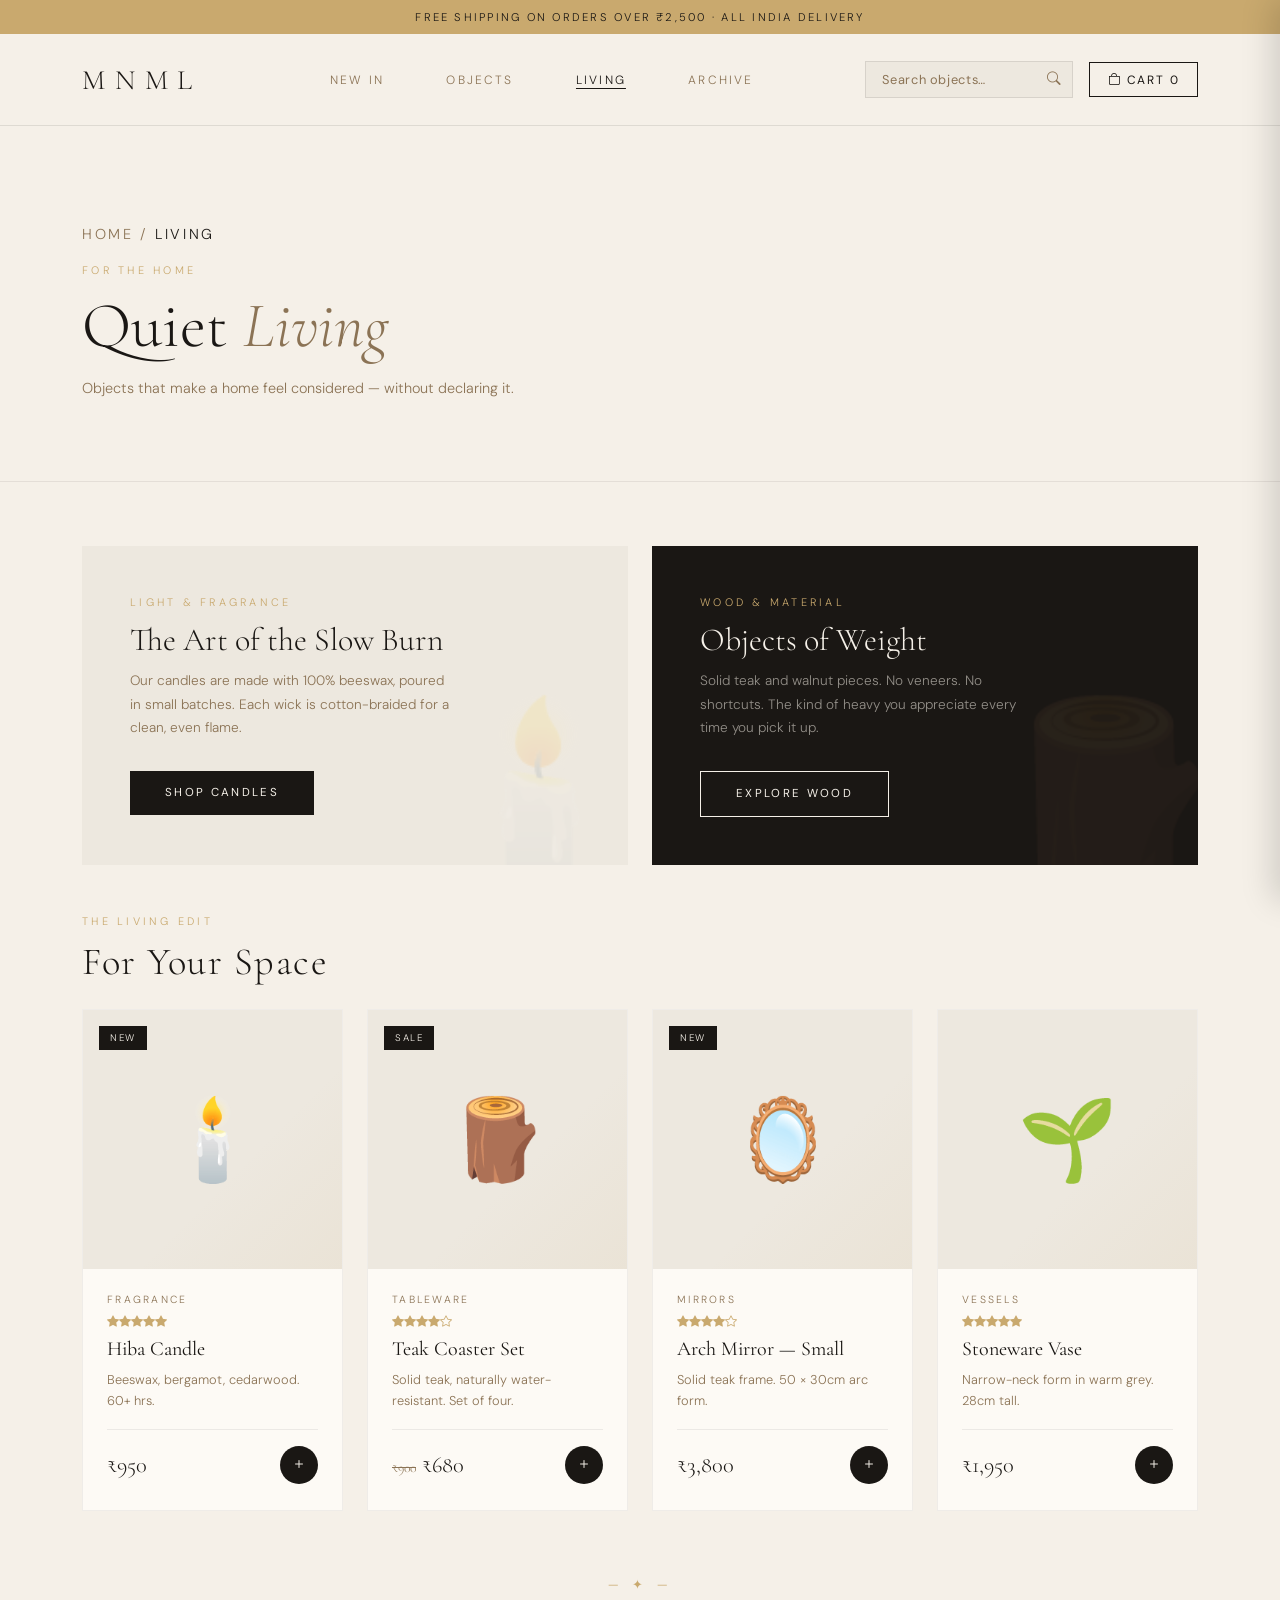
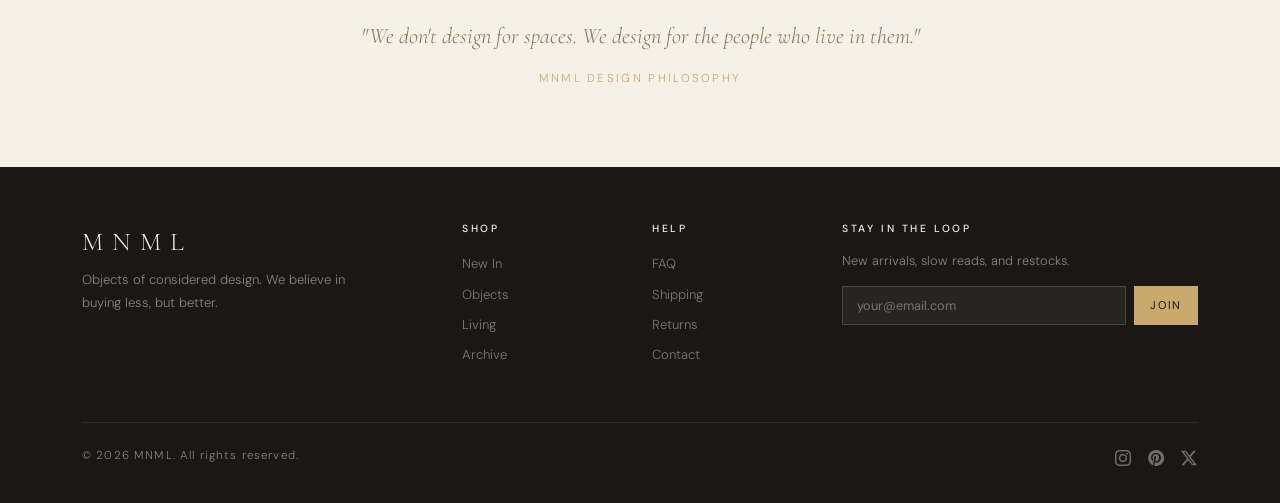
<file: living.html>
<!DOCTYPE html>
<html lang="en">
<head>
    <meta charset="UTF-8" />
    <meta name="viewport" content="width=device-width, initial-scale=1.0" />
    <title>Living — MNML</title>
    <meta charset="utf-8"/>
    <meta content="width=device-width, initial-scale=1.0" name="viewport"/>
    <link href="https://cdn.jsdelivr.net/npm/bootstrap@5.3.2/dist/css/bootstrap.min.css" rel="stylesheet"/>
    <link href="https://fonts.googleapis.com/css2?family=Cormorant+Garamond:ital,wght@0,300;0,400;0,600;1,300&amp;family=DM+Sans:wght@300;400;500&amp;display=swap" rel="stylesheet"/>
    <link href="https://cdn.jsdelivr.net/npm/bootstrap-icons@1.11.3/font/bootstrap-icons.min.css" rel="stylesheet"/>
    <link href="style.css" rel="stylesheet"/>
    <link rel="stylesheet" href="style.css">
    <link rel="stylesheet" href="cart.css">
    <style>
        /* Active nav underline */
        .nav-link-item.active { color: var(--ink) !important; text-decoration: underline; text-underline-offset: 4px; }
    </style>
</head>
<body>

    <!-- PROMO STRIP -->
    <div class="promo-strip">Free shipping on orders over ₹2,500 · All India Delivery</div>

    <nav class="navbar navbar-expand-lg">
<div class="container">
<a class="navbar-brand" href="index.html">MNML</a>
<button class="navbar-toggler border-0" data-bs-target="#navMain" data-bs-toggle="collapse" type="button">
<i class="bi bi-list" style="font-size:1.4rem;"></i>
</button>
<div class="collapse navbar-collapse" id="navMain">
<ul class="navbar-nav mx-auto gap-4">
<li class="nav-item"><a class="nav-link nav-link-item" href="new-in.html" id="nav-new-in">New In</a></li>
<li class="nav-item"><a class="nav-link nav-link-item" href="objects.html" id="nav-objects">Objects</a></li>
<li class="nav-item"><a class="nav-link nav-link-item active" href="living.html" id="nav-living">Living</a></li>
<li class="nav-item"><a class="nav-link nav-link-item" href="archive.html" id="nav-archive">Archive</a></li>
</ul>
<div class="d-flex align-items-center gap-3">
<div class="search-wrap d-none d-lg-block">
<input id="searchInput" oninput="filterProducts()" placeholder="Search objects…" type="text"/>
<i class="bi bi-search"></i>
</div>
<button class="cart-btn position-relative" onclick="openCart()">
<i class="bi bi-bag"></i> Cart
                        <span class="cart-count" id="cartCount">0</span>
</button>
</div>
</div>
</div>
</nav>

    <div class="page active" id="page-living">
<section class="page-hero">
<div class="container">
<p class="breadcrumb-custom mb-3"><a href="index.html">Home</a> / <span>Living</span></p>
<span class="eyebrow">For the Home</span>
<h1>Quiet <em>Living</em></h1>
<p>Objects that make a home feel considered — without declaring it.</p>
</div>
</section>
<section class="py-5">
<div class="container py-3">
<div class="row g-4 mb-5">
<div class="col-md-6"><div class="lifestyle-block" style="height:100%;"><div class="emoji-bg">🕯️</div><div class="lifestyle-content"><span class="eyebrow">Light &amp; Fragrance</span><h3>The Art of the Slow Burn</h3><p>Our candles are made with 100% beeswax, poured in small batches. Each wick is cotton-braided for a clean, even flame.</p><button class="btn-dark-custom mt-3">Shop Candles</button></div></div></div>
<div class="col-md-6"><div class="lifestyle-block" style="height:100%;background:var(--ink);"><div class="emoji-bg" style="opacity:0.06;">🪵</div><div class="lifestyle-content"><span class="eyebrow" style="color:var(--accent);">Wood &amp; Material</span><h3 style="color:var(--cream);">Objects of Weight</h3><p style="color:rgba(245,240,232,0.55);">Solid teak and walnut pieces. No veneers. No shortcuts. The kind of heavy you appreciate every time you pick it up.</p><button class="btn-outline-ink mt-3" onmouseout="this.style.background='transparent';this.style.color='var(--cream)'" onmouseover="this.style.background='var(--cream)';this.style.color='var(--ink)'" style="border-color:var(--cream);color:var(--cream);">Explore Wood</button></div></div></div>
</div>
<div class="mb-4"><span class="section-eyebrow">The Living Edit</span><h2 class="section-title">For Your Space</h2></div>
<div class="row g-4">
<div class="col-lg-3 col-md-4 col-sm-6"><div class="product-card"><div class="product-img-wrap"><span class="product-badge">New</span>🕯️</div><div class="product-body"><p class="product-category">Fragrance</p><div class="stars"><i class="bi bi-star-fill"></i><i class="bi bi-star-fill"></i><i class="bi bi-star-fill"></i><i class="bi bi-star-fill"></i><i class="bi bi-star-fill"></i></div><h3 class="product-name">Hiba Candle</h3><p class="product-desc">Beeswax, bergamot, cedarwood. 60+ hrs.</p><div class="product-footer"><div class="product-price">₹950</div><button class="add-btn"><i class="bi bi-plus"></i></button></div></div></div></div>
<div class="col-lg-3 col-md-4 col-sm-6"><div class="product-card"><div class="product-img-wrap"><span class="product-badge">Sale</span>🪵</div><div class="product-body"><p class="product-category">Tableware</p><div class="stars"><i class="bi bi-star-fill"></i><i class="bi bi-star-fill"></i><i class="bi bi-star-fill"></i><i class="bi bi-star-fill"></i><i class="bi bi-star"></i></div><h3 class="product-name">Teak Coaster Set</h3><p class="product-desc">Solid teak, naturally water-resistant. Set of four.</p><div class="product-footer"><div class="product-price"><span class="old-price">₹900</span>₹680</div><button class="add-btn"><i class="bi bi-plus"></i></button></div></div></div></div>
<div class="col-lg-3 col-md-4 col-sm-6"><div class="product-card"><div class="product-img-wrap"><span class="product-badge">New</span>🪞</div><div class="product-body"><p class="product-category">Mirrors</p><div class="stars"><i class="bi bi-star-fill"></i><i class="bi bi-star-fill"></i><i class="bi bi-star-fill"></i><i class="bi bi-star-fill"></i><i class="bi bi-star"></i></div><h3 class="product-name">Arch Mirror — Small</h3><p class="product-desc">Solid teak frame. 50 × 30cm arc form.</p><div class="product-footer"><div class="product-price">₹3,800</div><button class="add-btn"><i class="bi bi-plus"></i></button></div></div></div></div>
<div class="col-lg-3 col-md-4 col-sm-6"><div class="product-card"><div class="product-img-wrap">🌱</div><div class="product-body"><p class="product-category">Vessels</p><div class="stars"><i class="bi bi-star-fill"></i><i class="bi bi-star-fill"></i><i class="bi bi-star-fill"></i><i class="bi bi-star-fill"></i><i class="bi bi-star-fill"></i></div><h3 class="product-name">Stoneware Vase</h3><p class="product-desc">Narrow-neck form in warm grey. 28cm tall.</p><div class="product-footer"><div class="product-price">₹1,950</div><button class="add-btn"><i class="bi bi-plus"></i></button></div></div></div></div>
</div>
<div class="row mt-5"><div class="col-md-8 offset-md-2 text-center"><div class="ornament">— ✦ —</div><p style="font-family:'Cormorant Garamond',serif;font-size:1.4rem;font-weight:300;font-style:italic;line-height:1.6;color:var(--warm-mid);margin-top:1.5rem;">"We don't design for spaces. We design for the people who live in them."</p><p style="font-size:0.72rem;letter-spacing:0.2em;text-transform:uppercase;color:var(--accent);margin-top:1rem;">MNML Design Philosophy</p></div></div>
</div>
</section>
</div>

    <footer>
<div class="container">
<div class="row g-4">
<div class="col-md-4">
<span class="brand">MNML</span>
<p style="font-size:0.82rem;line-height:1.7;max-width:280px;">Objects of considered design. We believe in buying less, but better.</p>
</div>
<div class="col-md-2 col-6">
<h6>Shop</h6>
<ul>
<li><a href="new-in.html">New In</a></li>
<li><a href="objects.html">Objects</a></li>
<li><a href="living.html">Living</a></li>
<li><a href="archive.html">Archive</a></li>
</ul>
</div>
<div class="col-md-2 col-6">
<h6>Help</h6>
<ul>
<li><a href="faq.html">FAQ</a></li>
<li><a href="shipping.html">Shipping</a></li>
<li><a href="returns.html">Returns</a></li>
<li><a href="contact.html">Contact</a></li>
</ul>
</div>
<div class="col-md-4">
<h6>Stay in the loop</h6>
<p style="font-size:0.8rem;margin-bottom:1rem;">New arrivals, slow reads, and restocks.</p>
<div class="d-flex gap-2">
<input class="newsletter-input" id="newsletterEmail" placeholder="your@email.com" style="flex:1;background:rgba(255,255,255,0.06);border:1px solid rgba(255,255,255,0.15);color:#F5F0E8;padding:0.55rem 0.9rem;font-size:0.8rem;font-family:'DM Sans',sans-serif;outline:none;" type="email"/>
<button class="newsletter-submit" style="background:var(--accent);color:var(--ink);border:none;padding:0.55rem 1rem;font-size:0.7rem;letter-spacing:0.15em;text-transform:uppercase;cursor:pointer;font-family:'DM Sans',sans-serif;">Join</button>
</div>
</div>
</div>
<div class="footer-bottom d-flex justify-content-between flex-wrap gap-2">
<span>© 2026 MNML. All rights reserved.</span>
<div class="d-flex gap-3">
<a href="#" style="color:rgba(245,240,232,0.4);font-size:1rem;"><i class="bi bi-instagram"></i></a>
<a href="#" style="color:rgba(245,240,232,0.4);font-size:1rem;"><i class="bi bi-pinterest"></i></a>
<a href="#" style="color:rgba(245,240,232,0.4);font-size:1rem;"><i class="bi bi-twitter-x"></i></a>
</div>
</div>
</div>
</footer>

    <script src="https://cdn.jsdelivr.net/npm/bootstrap@5.3.2/dist/js/bootstrap.bundle.min.js"></script>
    <script src="cart.js"></script>
</body>
</html>
</file>
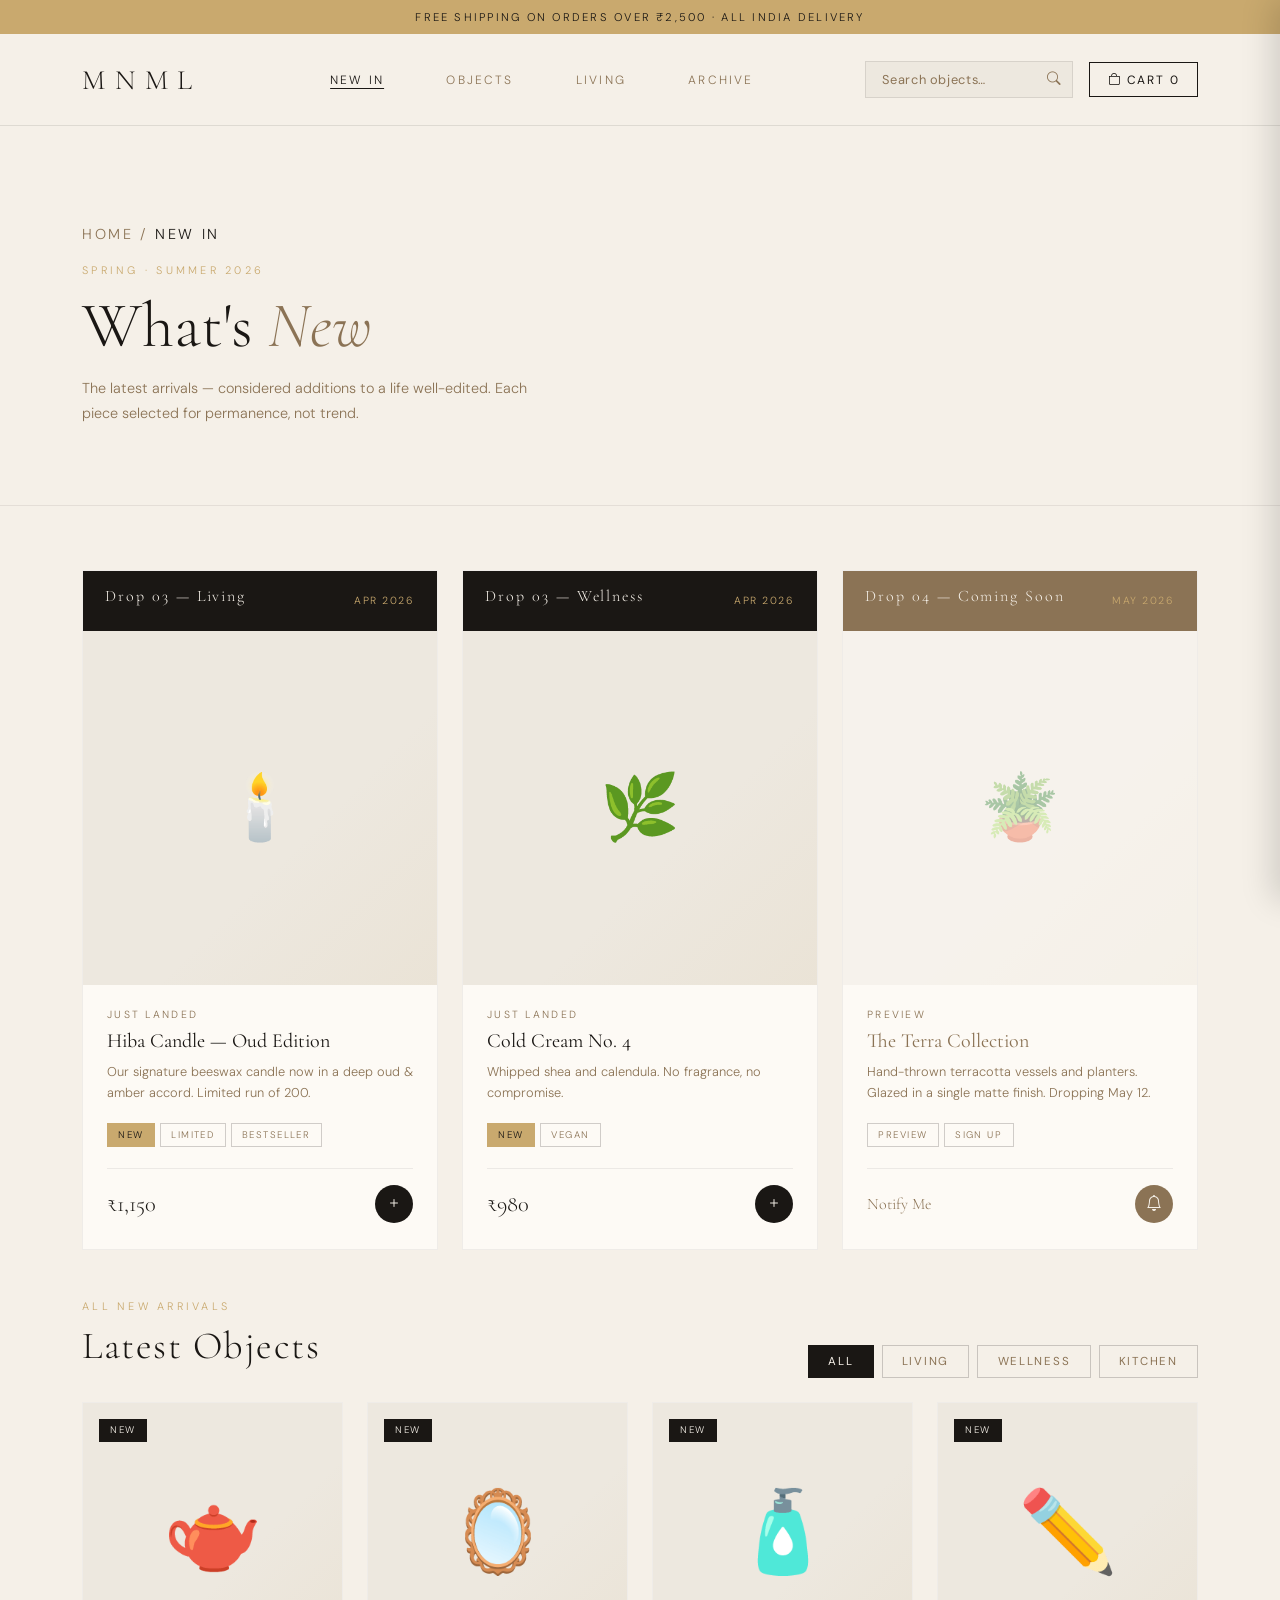
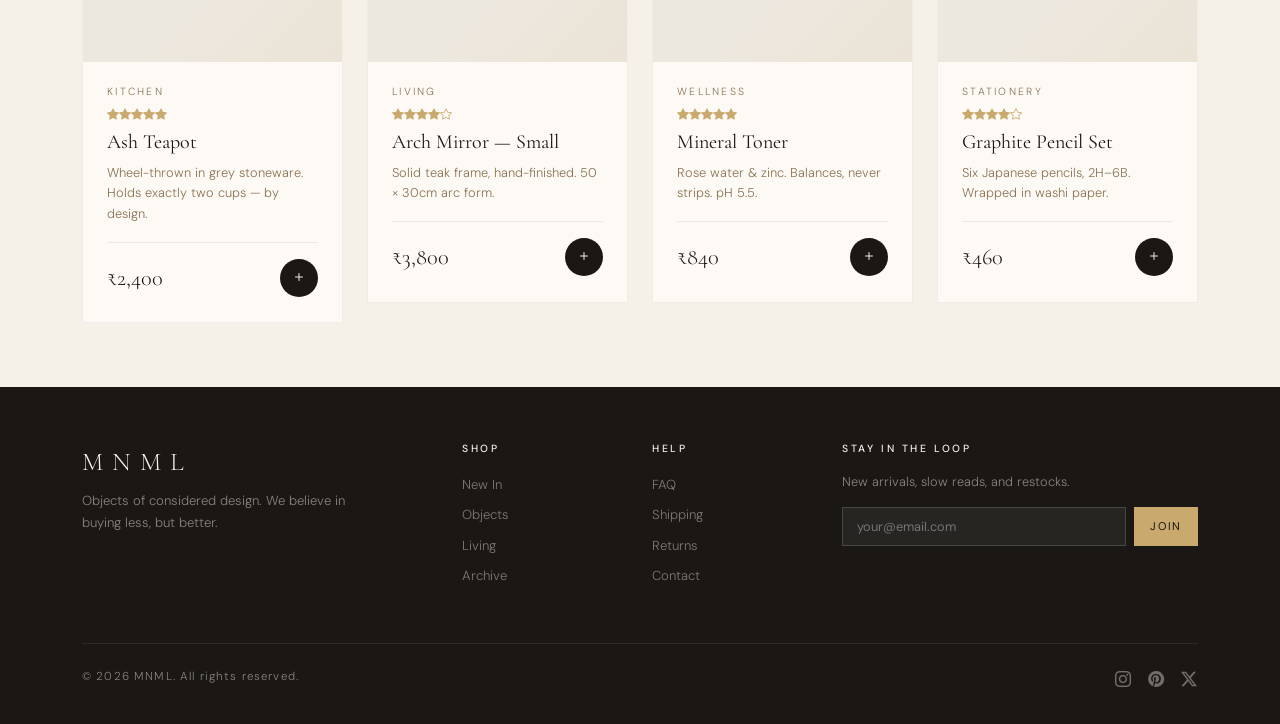
<file: new-in.html>
<!DOCTYPE html>
<html lang="en">
<head>
    <meta charset="UTF-8" />
    <meta name="viewport" content="width=device-width, initial-scale=1.0" />
    <title>New In — MNML</title>
    <meta charset="utf-8"/>
    <meta content="width=device-width, initial-scale=1.0" name="viewport"/>
    <link href="https://cdn.jsdelivr.net/npm/bootstrap@5.3.2/dist/css/bootstrap.min.css" rel="stylesheet"/>
    <link href="https://fonts.googleapis.com/css2?family=Cormorant+Garamond:ital,wght@0,300;0,400;0,600;1,300&amp;family=DM+Sans:wght@300;400;500&amp;display=swap" rel="stylesheet"/>
    <link href="https://cdn.jsdelivr.net/npm/bootstrap-icons@1.11.3/font/bootstrap-icons.min.css" rel="stylesheet"/>
    <link href="style.css" rel="stylesheet"/>
    <link rel="stylesheet" href="style.css">
    <link rel="stylesheet" href="cart.css">
    <style>
        /* Active nav underline */
        .nav-link-item.active { color: var(--ink) !important; text-decoration: underline; text-underline-offset: 4px; }
    </style>
</head>
<body>

    <!-- PROMO STRIP -->
    <div class="promo-strip">Free shipping on orders over ₹2,500 · All India Delivery</div>

    <nav class="navbar navbar-expand-lg">
<div class="container">
<a class="navbar-brand" href="index.html">MNML</a>
<button class="navbar-toggler border-0" data-bs-target="#navMain" data-bs-toggle="collapse" type="button">
<i class="bi bi-list" style="font-size:1.4rem;"></i>
</button>
<div class="collapse navbar-collapse" id="navMain">
<ul class="navbar-nav mx-auto gap-4">
<li class="nav-item"><a class="nav-link nav-link-item active" href="new-in.html" id="nav-new-in">New In</a></li>
<li class="nav-item"><a class="nav-link nav-link-item" href="objects.html" id="nav-objects">Objects</a></li>
<li class="nav-item"><a class="nav-link nav-link-item" href="living.html" id="nav-living">Living</a></li>
<li class="nav-item"><a class="nav-link nav-link-item" href="archive.html" id="nav-archive">Archive</a></li>
</ul>
<div class="d-flex align-items-center gap-3">
<div class="search-wrap d-none d-lg-block">
<input id="searchInput" oninput="filterProducts()" placeholder="Search objects…" type="text"/>
<i class="bi bi-search"></i>
</div>
<button class="cart-btn position-relative" onclick="openCart()">
<i class="bi bi-bag"></i> Cart
                        <span class="cart-count" id="cartCount">0</span>
</button>
</div>
</div>
</div>
</nav>

    <div class="page active" id="page-new-in">
<section class="page-hero">
<div class="container">
<p class="breadcrumb-custom mb-3"><a href="index.html">Home</a> / <span>New In</span></p>
<span class="eyebrow">Spring · Summer 2026</span>
<h1>What's <em>New</em></h1>
<p>The latest arrivals — considered additions to a life well-edited. Each piece selected for permanence, not trend.</p>
</div>
</section>
<section class="py-5">
<div class="container py-3">
<div class="row g-4 mb-5">
<div class="col-md-4"><div class="drop-card"><div class="drop-header"><h5>Drop 03 — Living</h5><span class="drop-date">Apr 2026</span></div><div class="product-img-wrap" style="font-size:4rem;">🕯️</div><div class="product-body"><p class="product-category">Just Landed</p><h3 class="product-name">Hiba Candle — Oud Edition</h3><p class="product-desc">Our signature beeswax candle now in a deep oud &amp; amber accord. Limited run of 200.</p><div class="mt-2 mb-3"><span class="tag tag-filled">New</span><span class="tag">Limited</span><span class="tag">Bestseller</span></div><div class="product-footer"><div class="product-price">₹1,150</div><button class="add-btn"><i class="bi bi-plus"></i></button></div></div></div></div>
<div class="col-md-4"><div class="drop-card"><div class="drop-header"><h5>Drop 03 — Wellness</h5><span class="drop-date">Apr 2026</span></div><div class="product-img-wrap" style="font-size:4rem;">🌿</div><div class="product-body"><p class="product-category">Just Landed</p><h3 class="product-name">Cold Cream No. 4</h3><p class="product-desc">Whipped shea and calendula. No fragrance, no compromise.</p><div class="mt-2 mb-3"><span class="tag tag-filled">New</span><span class="tag">Vegan</span></div><div class="product-footer"><div class="product-price">₹980</div><button class="add-btn"><i class="bi bi-plus"></i></button></div></div></div></div>
<div class="col-md-4"><div class="drop-card"><div class="drop-header" style="background:var(--warm-mid);"><h5>Drop 04 — Coming Soon</h5><span class="drop-date">May 2026</span></div><div class="product-img-wrap" style="font-size:4rem;opacity:0.4;">🪴</div><div class="product-body"><p class="product-category">Preview</p><h3 class="product-name" style="color:var(--warm-mid);">The Terra Collection</h3><p class="product-desc">Hand-thrown terracotta vessels and planters. Glazed in a single matte finish. Dropping May 12.</p><div class="mt-2 mb-3"><span class="tag">Preview</span><span class="tag">Sign Up</span></div><div class="product-footer"><div class="product-price" style="font-size:1rem;color:var(--warm-mid);">Notify Me</div><button class="add-btn" style="background:var(--warm-mid);"><i class="bi bi-bell"></i></button></div></div></div></div>
</div>
<div class="d-flex justify-content-between align-items-end mb-4" data-filter-type="category">
<div><span class="section-eyebrow">All New Arrivals</span><h2 class="section-title">Latest Objects</h2></div>
<div class="d-flex gap-2 flex-wrap" data-filter-type="category">
<button class="filter-pill active" onclick="filterPill(this)">All</button>
<button class="filter-pill" onclick="filterPill(this)">Living</button>
<button class="filter-pill" onclick="filterPill(this)">Wellness</button>
<button class="filter-pill" onclick="filterPill(this)">Kitchen</button>
</div>
</div>
<div class="row g-4">
<div class="col-lg-3 col-md-4 col-sm-6"><div class="product-card"><div class="product-img-wrap"><span class="product-badge">New</span>🫖</div><div class="product-body"><p class="product-category">Kitchen</p><div class="stars"><i class="bi bi-star-fill"></i><i class="bi bi-star-fill"></i><i class="bi bi-star-fill"></i><i class="bi bi-star-fill"></i><i class="bi bi-star-fill"></i></div><h3 class="product-name">Ash Teapot</h3><p class="product-desc">Wheel-thrown in grey stoneware. Holds exactly two cups — by design.</p><div class="product-footer"><div class="product-price">₹2,400</div><button class="add-btn"><i class="bi bi-plus"></i></button></div></div></div></div>
<div class="col-lg-3 col-md-4 col-sm-6"><div class="product-card"><div class="product-img-wrap"><span class="product-badge">New</span>🪞</div><div class="product-body"><p class="product-category">Living</p><div class="stars"><i class="bi bi-star-fill"></i><i class="bi bi-star-fill"></i><i class="bi bi-star-fill"></i><i class="bi bi-star-fill"></i><i class="bi bi-star"></i></div><h3 class="product-name">Arch Mirror — Small</h3><p class="product-desc">Solid teak frame, hand-finished. 50 × 30cm arc form.</p><div class="product-footer"><div class="product-price">₹3,800</div><button class="add-btn"><i class="bi bi-plus"></i></button></div></div></div></div>
<div class="col-lg-3 col-md-4 col-sm-6"><div class="product-card"><div class="product-img-wrap"><span class="product-badge">New</span>🧴</div><div class="product-body"><p class="product-category">Wellness</p><div class="stars"><i class="bi bi-star-fill"></i><i class="bi bi-star-fill"></i><i class="bi bi-star-fill"></i><i class="bi bi-star-fill"></i><i class="bi bi-star-fill"></i></div><h3 class="product-name">Mineral Toner</h3><p class="product-desc">Rose water &amp; zinc. Balances, never strips. pH 5.5.</p><div class="product-footer"><div class="product-price">₹840</div><button class="add-btn"><i class="bi bi-plus"></i></button></div></div></div></div>
<div class="col-lg-3 col-md-4 col-sm-6"><div class="product-card"><div class="product-img-wrap"><span class="product-badge">New</span>✏️</div><div class="product-body"><p class="product-category">Stationery</p><div class="stars"><i class="bi bi-star-fill"></i><i class="bi bi-star-fill"></i><i class="bi bi-star-fill"></i><i class="bi bi-star-fill"></i><i class="bi bi-star"></i></div><h3 class="product-name">Graphite Pencil Set</h3><p class="product-desc">Six Japanese pencils, 2H–6B. Wrapped in washi paper.</p><div class="product-footer"><div class="product-price">₹460</div><button class="add-btn"><i class="bi bi-plus"></i></button></div></div></div></div>
</div>
</div>
</section>
</div>

    <footer>
<div class="container">
<div class="row g-4">
<div class="col-md-4">
<span class="brand">MNML</span>
<p style="font-size:0.82rem;line-height:1.7;max-width:280px;">Objects of considered design. We believe in buying less, but better.</p>
</div>
<div class="col-md-2 col-6">
<h6>Shop</h6>
<ul>
<li><a href="new-in.html">New In</a></li>
<li><a href="objects.html">Objects</a></li>
<li><a href="living.html">Living</a></li>
<li><a href="archive.html">Archive</a></li>
</ul>
</div>
<div class="col-md-2 col-6">
<h6>Help</h6>
<ul>
<li><a href="faq.html">FAQ</a></li>
<li><a href="shipping.html">Shipping</a></li>
<li><a href="returns.html">Returns</a></li>
<li><a href="contact.html">Contact</a></li>
</ul>
</div>
<div class="col-md-4">
<h6>Stay in the loop</h6>
<p style="font-size:0.8rem;margin-bottom:1rem;">New arrivals, slow reads, and restocks.</p>
<div class="d-flex gap-2">
<input class="newsletter-input" id="newsletterEmail" placeholder="your@email.com" style="flex:1;background:rgba(255,255,255,0.06);border:1px solid rgba(255,255,255,0.15);color:#F5F0E8;padding:0.55rem 0.9rem;font-size:0.8rem;font-family:'DM Sans',sans-serif;outline:none;" type="email"/>
<button class="newsletter-submit" style="background:var(--accent);color:var(--ink);border:none;padding:0.55rem 1rem;font-size:0.7rem;letter-spacing:0.15em;text-transform:uppercase;cursor:pointer;font-family:'DM Sans',sans-serif;">Join</button>
</div>
</div>
</div>
<div class="footer-bottom d-flex justify-content-between flex-wrap gap-2">
<span>© 2026 MNML. All rights reserved.</span>
<div class="d-flex gap-3">
<a href="#" style="color:rgba(245,240,232,0.4);font-size:1rem;"><i class="bi bi-instagram"></i></a>
<a href="#" style="color:rgba(245,240,232,0.4);font-size:1rem;"><i class="bi bi-pinterest"></i></a>
<a href="#" style="color:rgba(245,240,232,0.4);font-size:1rem;"><i class="bi bi-twitter-x"></i></a>
</div>
</div>
</div>
</footer>

    <script src="https://cdn.jsdelivr.net/npm/bootstrap@5.3.2/dist/js/bootstrap.bundle.min.js"></script>
    <script src="cart.js"></script>
</body>
</html>
</file>
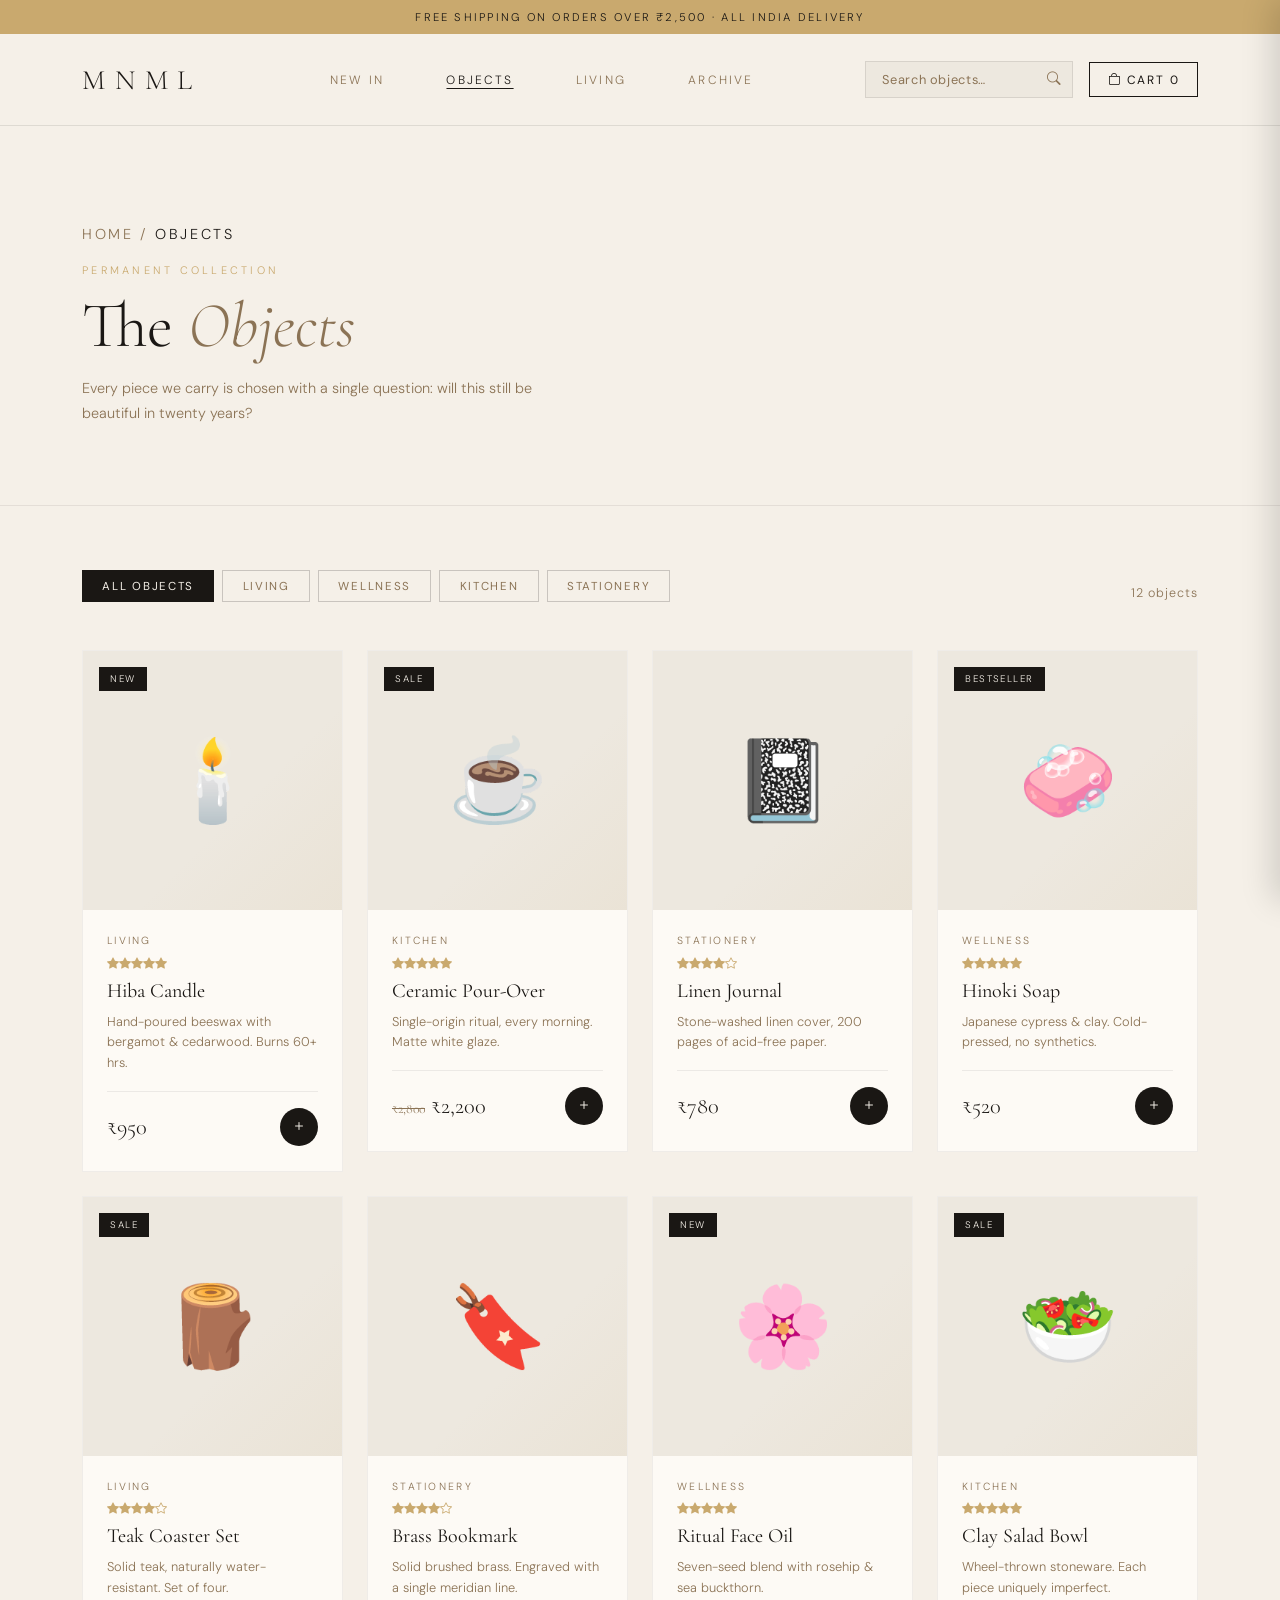
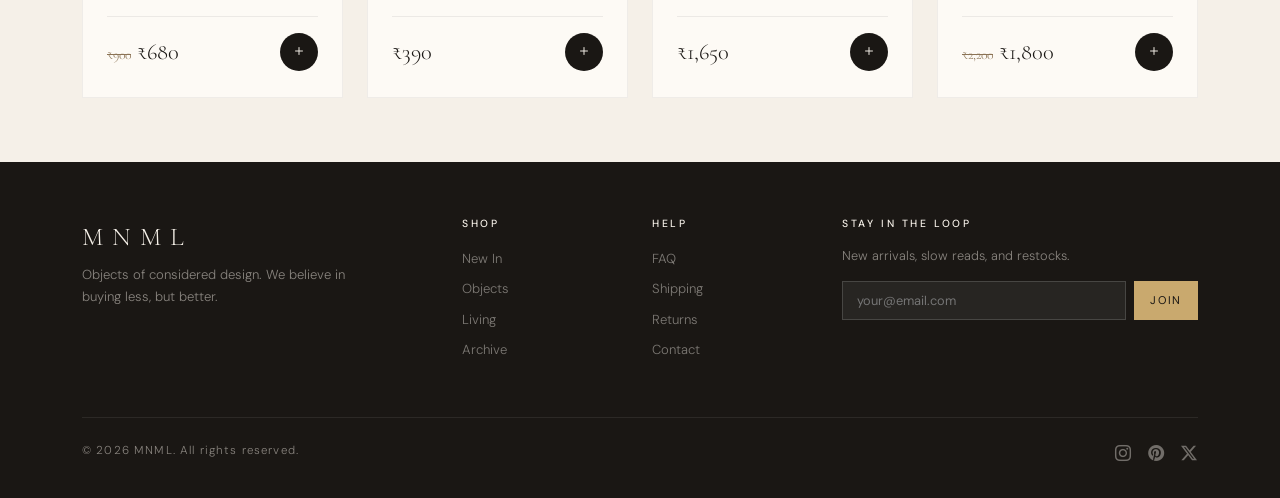
<file: objects.html>
<!DOCTYPE html>
<html lang="en">
<head>
    <meta charset="UTF-8" />
    <meta name="viewport" content="width=device-width, initial-scale=1.0" />
    <title>Objects — MNML</title>
    <meta charset="utf-8"/>
    <meta content="width=device-width, initial-scale=1.0" name="viewport"/>
    <link href="https://cdn.jsdelivr.net/npm/bootstrap@5.3.2/dist/css/bootstrap.min.css" rel="stylesheet"/>
    <link href="https://fonts.googleapis.com/css2?family=Cormorant+Garamond:ital,wght@0,300;0,400;0,600;1,300&amp;family=DM+Sans:wght@300;400;500&amp;display=swap" rel="stylesheet"/>
    <link href="https://cdn.jsdelivr.net/npm/bootstrap-icons@1.11.3/font/bootstrap-icons.min.css" rel="stylesheet"/>
    <link href="style.css" rel="stylesheet"/>
    <link rel="stylesheet" href="style.css">
    <link rel="stylesheet" href="cart.css">
    <style>
        /* Active nav underline */
        .nav-link-item.active { color: var(--ink) !important; text-decoration: underline; text-underline-offset: 4px; }
    </style>
</head>
<body>

    <!-- PROMO STRIP -->
    <div class="promo-strip">Free shipping on orders over ₹2,500 · All India Delivery</div>

    <nav class="navbar navbar-expand-lg">
<div class="container">
<a class="navbar-brand" href="index.html">MNML</a>
<button class="navbar-toggler border-0" data-bs-target="#navMain" data-bs-toggle="collapse" type="button">
<i class="bi bi-list" style="font-size:1.4rem;"></i>
</button>
<div class="collapse navbar-collapse" id="navMain">
<ul class="navbar-nav mx-auto gap-4">
<li class="nav-item"><a class="nav-link nav-link-item" href="new-in.html" id="nav-new-in">New In</a></li>
<li class="nav-item"><a class="nav-link nav-link-item active" href="objects.html" id="nav-objects">Objects</a></li>
<li class="nav-item"><a class="nav-link nav-link-item" href="living.html" id="nav-living">Living</a></li>
<li class="nav-item"><a class="nav-link nav-link-item" href="archive.html" id="nav-archive">Archive</a></li>
</ul>
<div class="d-flex align-items-center gap-3">
<div class="search-wrap d-none d-lg-block">
<input id="searchInput" oninput="filterProducts()" placeholder="Search objects…" type="text"/>
<i class="bi bi-search"></i>
</div>
<button class="cart-btn position-relative" onclick="openCart()">
<i class="bi bi-bag"></i> Cart
                        <span class="cart-count" id="cartCount">0</span>
</button>
</div>
</div>
</div>
</nav>

    <div class="page active" id="page-objects">
<section class="page-hero">
<div class="container">
<p class="breadcrumb-custom mb-3"><a href="index.html">Home</a> / <span>Objects</span></p>
<span class="eyebrow">Permanent Collection</span>
<h1>The <em>Objects</em></h1>
<p>Every piece we carry is chosen with a single question: will this still be beautiful in twenty years?</p>
</div>
</section>
<section class="py-5">
<div class="container py-3">
<div class="d-flex flex-column flex-md-row justify-content-between align-items-start align-items-md-end mb-5 gap-3" data-filter-type="category">
<div class="d-flex flex-wrap gap-2" data-filter-type="category">
<button class="filter-pill active" onclick="filterPill(this)">All Objects</button>
<button class="filter-pill" onclick="filterPill(this)">Living</button>
<button class="filter-pill" onclick="filterPill(this)">Wellness</button>
<button class="filter-pill" onclick="filterPill(this)">Kitchen</button>
<button class="filter-pill" onclick="filterPill(this)">Stationery</button>
</div>
<div style="font-size:0.78rem;color:var(--warm-mid);letter-spacing:0.08em;">12 objects</div>
</div>
<div class="row g-4">
<div class="col-lg-3 col-md-4 col-sm-6"><div class="product-card"><div class="product-img-wrap"><span class="product-badge">New</span>🕯️</div><div class="product-body"><p class="product-category">Living</p><div class="stars"><i class="bi bi-star-fill"></i><i class="bi bi-star-fill"></i><i class="bi bi-star-fill"></i><i class="bi bi-star-fill"></i><i class="bi bi-star-fill"></i></div><h3 class="product-name">Hiba Candle</h3><p class="product-desc">Hand-poured beeswax with bergamot &amp; cedarwood. Burns 60+ hrs.</p><div class="product-footer"><div class="product-price">₹950</div><button class="add-btn"><i class="bi bi-plus"></i></button></div></div></div></div>
<div class="col-lg-3 col-md-4 col-sm-6"><div class="product-card"><div class="product-img-wrap"><span class="product-badge">Sale</span>☕</div><div class="product-body"><p class="product-category">Kitchen</p><div class="stars"><i class="bi bi-star-fill"></i><i class="bi bi-star-fill"></i><i class="bi bi-star-fill"></i><i class="bi bi-star-fill"></i><i class="bi bi-star-fill"></i></div><h3 class="product-name">Ceramic Pour-Over</h3><p class="product-desc">Single-origin ritual, every morning. Matte white glaze.</p><div class="product-footer"><div class="product-price"><span class="old-price">₹2,800</span>₹2,200</div><button class="add-btn"><i class="bi bi-plus"></i></button></div></div></div></div>
<div class="col-lg-3 col-md-4 col-sm-6"><div class="product-card"><div class="product-img-wrap">📓</div><div class="product-body"><p class="product-category">Stationery</p><div class="stars"><i class="bi bi-star-fill"></i><i class="bi bi-star-fill"></i><i class="bi bi-star-fill"></i><i class="bi bi-star-fill"></i><i class="bi bi-star"></i></div><h3 class="product-name">Linen Journal</h3><p class="product-desc">Stone-washed linen cover, 200 pages of acid-free paper.</p><div class="product-footer"><div class="product-price">₹780</div><button class="add-btn"><i class="bi bi-plus"></i></button></div></div></div></div>
<div class="col-lg-3 col-md-4 col-sm-6"><div class="product-card"><div class="product-img-wrap"><span class="product-badge">Bestseller</span>🧼</div><div class="product-body"><p class="product-category">Wellness</p><div class="stars"><i class="bi bi-star-fill"></i><i class="bi bi-star-fill"></i><i class="bi bi-star-fill"></i><i class="bi bi-star-fill"></i><i class="bi bi-star-fill"></i></div><h3 class="product-name">Hinoki Soap</h3><p class="product-desc">Japanese cypress &amp; clay. Cold-pressed, no synthetics.</p><div class="product-footer"><div class="product-price">₹520</div><button class="add-btn"><i class="bi bi-plus"></i></button></div></div></div></div>
<div class="col-lg-3 col-md-4 col-sm-6"><div class="product-card"><div class="product-img-wrap"><span class="product-badge">Sale</span>🪵</div><div class="product-body"><p class="product-category">Living</p><div class="stars"><i class="bi bi-star-fill"></i><i class="bi bi-star-fill"></i><i class="bi bi-star-fill"></i><i class="bi bi-star-fill"></i><i class="bi bi-star"></i></div><h3 class="product-name">Teak Coaster Set</h3><p class="product-desc">Solid teak, naturally water-resistant. Set of four.</p><div class="product-footer"><div class="product-price"><span class="old-price">₹900</span>₹680</div><button class="add-btn"><i class="bi bi-plus"></i></button></div></div></div></div>
<div class="col-lg-3 col-md-4 col-sm-6"><div class="product-card"><div class="product-img-wrap">🔖</div><div class="product-body"><p class="product-category">Stationery</p><div class="stars"><i class="bi bi-star-fill"></i><i class="bi bi-star-fill"></i><i class="bi bi-star-fill"></i><i class="bi bi-star-fill"></i><i class="bi bi-star"></i></div><h3 class="product-name">Brass Bookmark</h3><p class="product-desc">Solid brushed brass. Engraved with a single meridian line.</p><div class="product-footer"><div class="product-price">₹390</div><button class="add-btn"><i class="bi bi-plus"></i></button></div></div></div></div>
<div class="col-lg-3 col-md-4 col-sm-6"><div class="product-card"><div class="product-img-wrap"><span class="product-badge">New</span>🌸</div><div class="product-body"><p class="product-category">Wellness</p><div class="stars"><i class="bi bi-star-fill"></i><i class="bi bi-star-fill"></i><i class="bi bi-star-fill"></i><i class="bi bi-star-fill"></i><i class="bi bi-star-fill"></i></div><h3 class="product-name">Ritual Face Oil</h3><p class="product-desc">Seven-seed blend with rosehip &amp; sea buckthorn.</p><div class="product-footer"><div class="product-price">₹1,650</div><button class="add-btn"><i class="bi bi-plus"></i></button></div></div></div></div>
<div class="col-lg-3 col-md-4 col-sm-6"><div class="product-card"><div class="product-img-wrap"><span class="product-badge">Sale</span>🥗</div><div class="product-body"><p class="product-category">Kitchen</p><div class="stars"><i class="bi bi-star-fill"></i><i class="bi bi-star-fill"></i><i class="bi bi-star-fill"></i><i class="bi bi-star-fill"></i><i class="bi bi-star-fill"></i></div><h3 class="product-name">Clay Salad Bowl</h3><p class="product-desc">Wheel-thrown stoneware. Each piece uniquely imperfect.</p><div class="product-footer"><div class="product-price"><span class="old-price">₹2,200</span>₹1,800</div><button class="add-btn"><i class="bi bi-plus"></i></button></div></div></div></div>
</div>
</div>
</section>
</div>

    <footer>
<div class="container">
<div class="row g-4">
<div class="col-md-4">
<span class="brand">MNML</span>
<p style="font-size:0.82rem;line-height:1.7;max-width:280px;">Objects of considered design. We believe in buying less, but better.</p>
</div>
<div class="col-md-2 col-6">
<h6>Shop</h6>
<ul>
<li><a href="new-in.html">New In</a></li>
<li><a href="objects.html">Objects</a></li>
<li><a href="living.html">Living</a></li>
<li><a href="archive.html">Archive</a></li>
</ul>
</div>
<div class="col-md-2 col-6">
<h6>Help</h6>
<ul>
<li><a href="faq.html">FAQ</a></li>
<li><a href="shipping.html">Shipping</a></li>
<li><a href="returns.html">Returns</a></li>
<li><a href="contact.html">Contact</a></li>
</ul>
</div>
<div class="col-md-4">
<h6>Stay in the loop</h6>
<p style="font-size:0.8rem;margin-bottom:1rem;">New arrivals, slow reads, and restocks.</p>
<div class="d-flex gap-2">
<input class="newsletter-input" id="newsletterEmail" placeholder="your@email.com" style="flex:1;background:rgba(255,255,255,0.06);border:1px solid rgba(255,255,255,0.15);color:#F5F0E8;padding:0.55rem 0.9rem;font-size:0.8rem;font-family:'DM Sans',sans-serif;outline:none;" type="email"/>
<button class="newsletter-submit" style="background:var(--accent);color:var(--ink);border:none;padding:0.55rem 1rem;font-size:0.7rem;letter-spacing:0.15em;text-transform:uppercase;cursor:pointer;font-family:'DM Sans',sans-serif;">Join</button>
</div>
</div>
</div>
<div class="footer-bottom d-flex justify-content-between flex-wrap gap-2">
<span>© 2026 MNML. All rights reserved.</span>
<div class="d-flex gap-3">
<a href="#" style="color:rgba(245,240,232,0.4);font-size:1rem;"><i class="bi bi-instagram"></i></a>
<a href="#" style="color:rgba(245,240,232,0.4);font-size:1rem;"><i class="bi bi-pinterest"></i></a>
<a href="#" style="color:rgba(245,240,232,0.4);font-size:1rem;"><i class="bi bi-twitter-x"></i></a>
</div>
</div>
</div>
</footer>

    <script src="https://cdn.jsdelivr.net/npm/bootstrap@5.3.2/dist/js/bootstrap.bundle.min.js"></script>
    <script src="cart.js"></script>
</body>
</html>
</file>
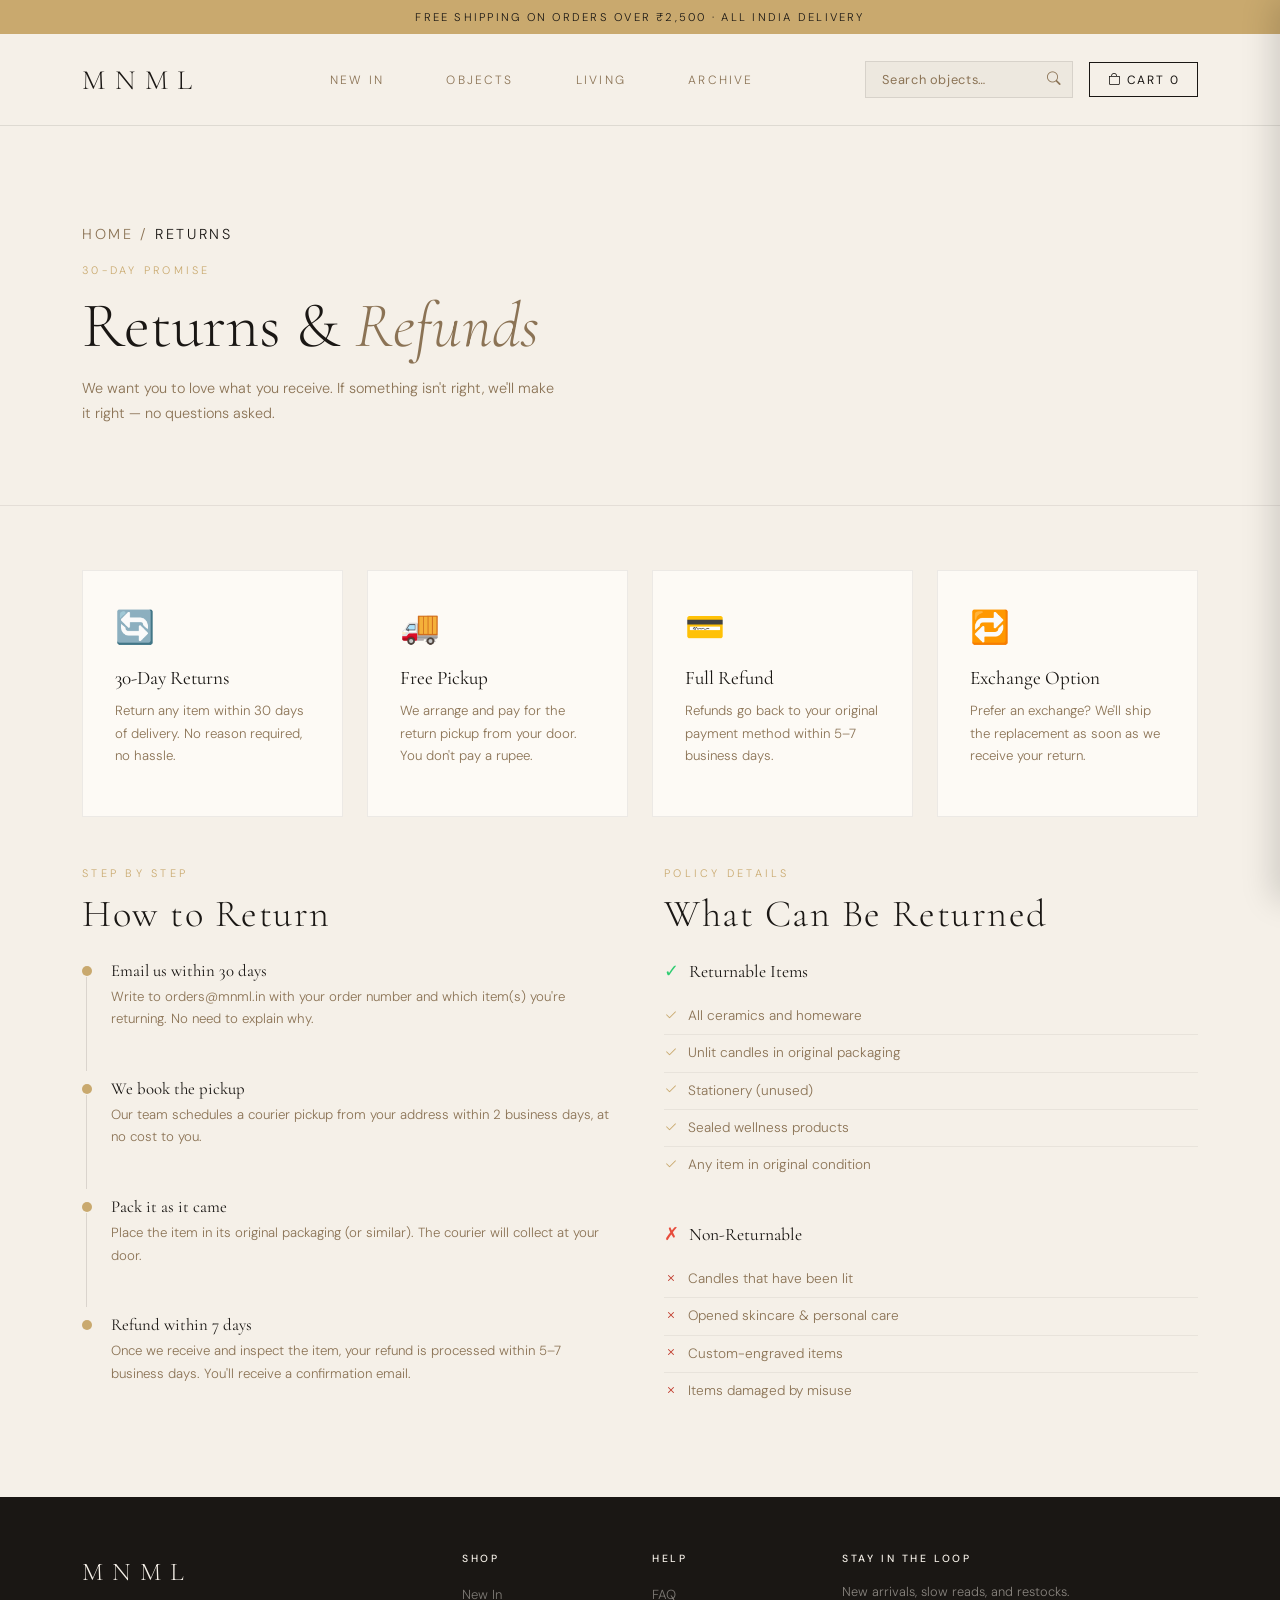
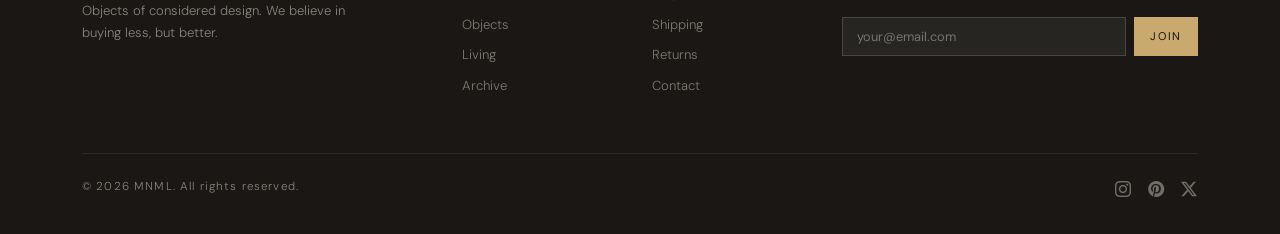
<file: returns.html>
<!DOCTYPE html>
<html lang="en">
<head>
    <meta charset="UTF-8" />
    <meta name="viewport" content="width=device-width, initial-scale=1.0" />
    <title>Returns & Refunds — MNML</title>
    <meta charset="utf-8"/>
    <meta content="width=device-width, initial-scale=1.0" name="viewport"/>
    <link href="https://cdn.jsdelivr.net/npm/bootstrap@5.3.2/dist/css/bootstrap.min.css" rel="stylesheet"/>
    <link href="https://fonts.googleapis.com/css2?family=Cormorant+Garamond:ital,wght@0,300;0,400;0,600;1,300&amp;family=DM+Sans:wght@300;400;500&amp;display=swap" rel="stylesheet"/>
    <link href="https://cdn.jsdelivr.net/npm/bootstrap-icons@1.11.3/font/bootstrap-icons.min.css" rel="stylesheet"/>
    <link href="style.css" rel="stylesheet"/>
    <link rel="stylesheet" href="style.css">
    <link rel="stylesheet" href="cart.css">
    <style>
        /* Active nav underline */
        .nav-link-item.active { color: var(--ink) !important; text-decoration: underline; text-underline-offset: 4px; }
    </style>
</head>
<body>

    <!-- PROMO STRIP -->
    <div class="promo-strip">Free shipping on orders over ₹2,500 · All India Delivery</div>

    <nav class="navbar navbar-expand-lg">
<div class="container">
<a class="navbar-brand" href="index.html">MNML</a>
<button class="navbar-toggler border-0" data-bs-target="#navMain" data-bs-toggle="collapse" type="button">
<i class="bi bi-list" style="font-size:1.4rem;"></i>
</button>
<div class="collapse navbar-collapse" id="navMain">
<ul class="navbar-nav mx-auto gap-4">
<li class="nav-item"><a class="nav-link nav-link-item" href="new-in.html" id="nav-new-in">New In</a></li>
<li class="nav-item"><a class="nav-link nav-link-item" href="objects.html" id="nav-objects">Objects</a></li>
<li class="nav-item"><a class="nav-link nav-link-item" href="living.html" id="nav-living">Living</a></li>
<li class="nav-item"><a class="nav-link nav-link-item" href="archive.html" id="nav-archive">Archive</a></li>
</ul>
<div class="d-flex align-items-center gap-3">
<div class="search-wrap d-none d-lg-block">
<input id="searchInput" oninput="filterProducts()" placeholder="Search objects…" type="text"/>
<i class="bi bi-search"></i>
</div>
<button class="cart-btn position-relative" onclick="openCart()">
<i class="bi bi-bag"></i> Cart
                        <span class="cart-count" id="cartCount">0</span>
</button>
</div>
</div>
</div>
</nav>

    <div class="page active" id="page-returns">
<section class="page-hero">
<div class="container">
<p class="breadcrumb-custom mb-3"><a href="index.html">Home</a> / <span>Returns</span></p>
<span class="eyebrow">30-Day Promise</span>
<h1>Returns &amp; <em>Refunds</em></h1>
<p>We want you to love what you receive. If something isn't right, we'll make it right — no questions asked.</p>
</div>
</section>
<section class="py-5">
<div class="container py-3">
<div class="row g-4 mb-5">
<div class="col-md-3 col-sm-6"><div class="returns-card"><div class="icon">🔄</div><h4>30-Day Returns</h4><p>Return any item within 30 days of delivery. No reason required, no hassle.</p></div></div>
<div class="col-md-3 col-sm-6"><div class="returns-card"><div class="icon">🚚</div><h4>Free Pickup</h4><p>We arrange and pay for the return pickup from your door. You don't pay a rupee.</p></div></div>
<div class="col-md-3 col-sm-6"><div class="returns-card"><div class="icon">💳</div><h4>Full Refund</h4><p>Refunds go back to your original payment method within 5–7 business days.</p></div></div>
<div class="col-md-3 col-sm-6"><div class="returns-card"><div class="icon">🔁</div><h4>Exchange Option</h4><p>Prefer an exchange? We'll ship the replacement as soon as we receive your return.</p></div></div>
</div>
<div class="row g-5">
<div class="col-md-6"><span class="section-eyebrow">Step by Step</span><h2 class="section-title mb-4">How to Return</h2><div class="timeline-item"><div class="timeline-dot"></div><div><h6 style="font-family:'Cormorant Garamond',serif;font-size:1.05rem;font-weight:400;margin-bottom:0.3rem;color:var(--ink);">Email us within 30 days</h6><p style="font-size:0.83rem;color:var(--warm-mid);line-height:1.7;">Write to orders@mnml.in with your order number and which item(s) you're returning. No need to explain why.</p></div></div><div class="timeline-item"><div class="timeline-dot"></div><div><h6 style="font-family:'Cormorant Garamond',serif;font-size:1.05rem;font-weight:400;margin-bottom:0.3rem;color:var(--ink);">We book the pickup</h6><p style="font-size:0.83rem;color:var(--warm-mid);line-height:1.7;">Our team schedules a courier pickup from your address within 2 business days, at no cost to you.</p></div></div><div class="timeline-item"><div class="timeline-dot"></div><div><h6 style="font-family:'Cormorant Garamond',serif;font-size:1.05rem;font-weight:400;margin-bottom:0.3rem;color:var(--ink);">Pack it as it came</h6><p style="font-size:0.83rem;color:var(--warm-mid);line-height:1.7;">Place the item in its original packaging (or similar). The courier will collect at your door.</p></div></div><div class="timeline-item"><div class="timeline-dot"></div><div><h6 style="font-family:'Cormorant Garamond',serif;font-size:1.05rem;font-weight:400;margin-bottom:0.3rem;color:var(--ink);">Refund within 7 days</h6><p style="font-size:0.83rem;color:var(--warm-mid);line-height:1.7;">Once we receive and inspect the item, your refund is processed within 5–7 business days. You'll receive a confirmation email.</p></div></div></div>
<div class="col-md-6"><span class="section-eyebrow">Policy Details</span><h2 class="section-title mb-4">What Can Be Returned</h2><div style="margin-bottom:2.5rem;"><h5 style="font-family:'Cormorant Garamond',serif;font-size:1.1rem;font-weight:400;color:var(--ink);margin-bottom:1rem;display:flex;align-items:center;gap:0.6rem;"><span style="color:#2ecc71;">✓</span> Returnable Items</h5><ul style="list-style:none;padding:0;"><li style="font-size:0.85rem;color:var(--warm-mid);padding:0.5rem 0;border-bottom:1px solid rgba(26,23,20,0.06);display:flex;align-items:center;gap:0.6rem;"><i class="bi bi-check2" style="color:var(--accent);"></i> All ceramics and homeware</li><li style="font-size:0.85rem;color:var(--warm-mid);padding:0.5rem 0;border-bottom:1px solid rgba(26,23,20,0.06);display:flex;align-items:center;gap:0.6rem;"><i class="bi bi-check2" style="color:var(--accent);"></i> Unlit candles in original packaging</li><li style="font-size:0.85rem;color:var(--warm-mid);padding:0.5rem 0;border-bottom:1px solid rgba(26,23,20,0.06);display:flex;align-items:center;gap:0.6rem;"><i class="bi bi-check2" style="color:var(--accent);"></i> Stationery (unused)</li><li style="font-size:0.85rem;color:var(--warm-mid);padding:0.5rem 0;border-bottom:1px solid rgba(26,23,20,0.06);display:flex;align-items:center;gap:0.6rem;"><i class="bi bi-check2" style="color:var(--accent);"></i> Sealed wellness products</li><li style="font-size:0.85rem;color:var(--warm-mid);padding:0.5rem 0;display:flex;align-items:center;gap:0.6rem;"><i class="bi bi-check2" style="color:var(--accent);"></i> Any item in original condition</li></ul></div><div><h5 style="font-family:'Cormorant Garamond',serif;font-size:1.1rem;font-weight:400;color:var(--ink);margin-bottom:1rem;display:flex;align-items:center;gap:0.6rem;"><span style="color:#e74c3c;">✗</span> Non-Returnable</h5><ul style="list-style:none;padding:0;"><li style="font-size:0.85rem;color:var(--warm-mid);padding:0.5rem 0;border-bottom:1px solid rgba(26,23,20,0.06);display:flex;align-items:center;gap:0.6rem;"><i class="bi bi-x" style="color:#c0392b;"></i> Candles that have been lit</li><li style="font-size:0.85rem;color:var(--warm-mid);padding:0.5rem 0;border-bottom:1px solid rgba(26,23,20,0.06);display:flex;align-items:center;gap:0.6rem;"><i class="bi bi-x" style="color:#c0392b;"></i> Opened skincare &amp; personal care</li><li style="font-size:0.85rem;color:var(--warm-mid);padding:0.5rem 0;border-bottom:1px solid rgba(26,23,20,0.06);display:flex;align-items:center;gap:0.6rem;"><i class="bi bi-x" style="color:#c0392b;"></i> Custom-engraved items</li><li style="font-size:0.85rem;color:var(--warm-mid);padding:0.5rem 0;display:flex;align-items:center;gap:0.6rem;"><i class="bi bi-x" style="color:#c0392b;"></i> Items damaged by misuse</li></ul></div></div>
</div>
</div>
</section>
</div>

    <footer>
<div class="container">
<div class="row g-4">
<div class="col-md-4">
<span class="brand">MNML</span>
<p style="font-size:0.82rem;line-height:1.7;max-width:280px;">Objects of considered design. We believe in buying less, but better.</p>
</div>
<div class="col-md-2 col-6">
<h6>Shop</h6>
<ul>
<li><a href="new-in.html">New In</a></li>
<li><a href="objects.html">Objects</a></li>
<li><a href="living.html">Living</a></li>
<li><a href="archive.html">Archive</a></li>
</ul>
</div>
<div class="col-md-2 col-6">
<h6>Help</h6>
<ul>
<li><a href="faq.html">FAQ</a></li>
<li><a href="shipping.html">Shipping</a></li>
<li><a href="returns.html">Returns</a></li>
<li><a href="contact.html">Contact</a></li>
</ul>
</div>
<div class="col-md-4">
<h6>Stay in the loop</h6>
<p style="font-size:0.8rem;margin-bottom:1rem;">New arrivals, slow reads, and restocks.</p>
<div class="d-flex gap-2">
<input class="newsletter-input" id="newsletterEmail" placeholder="your@email.com" style="flex:1;background:rgba(255,255,255,0.06);border:1px solid rgba(255,255,255,0.15);color:#F5F0E8;padding:0.55rem 0.9rem;font-size:0.8rem;font-family:'DM Sans',sans-serif;outline:none;" type="email"/>
<button class="newsletter-submit" style="background:var(--accent);color:var(--ink);border:none;padding:0.55rem 1rem;font-size:0.7rem;letter-spacing:0.15em;text-transform:uppercase;cursor:pointer;font-family:'DM Sans',sans-serif;">Join</button>
</div>
</div>
</div>
<div class="footer-bottom d-flex justify-content-between flex-wrap gap-2">
<span>© 2026 MNML. All rights reserved.</span>
<div class="d-flex gap-3">
<a href="#" style="color:rgba(245,240,232,0.4);font-size:1rem;"><i class="bi bi-instagram"></i></a>
<a href="#" style="color:rgba(245,240,232,0.4);font-size:1rem;"><i class="bi bi-pinterest"></i></a>
<a href="#" style="color:rgba(245,240,232,0.4);font-size:1rem;"><i class="bi bi-twitter-x"></i></a>
</div>
</div>
</div>
</footer>

    <script src="https://cdn.jsdelivr.net/npm/bootstrap@5.3.2/dist/js/bootstrap.bundle.min.js"></script>
    <script src="cart.js"></script>
</body>
</html>
</file>
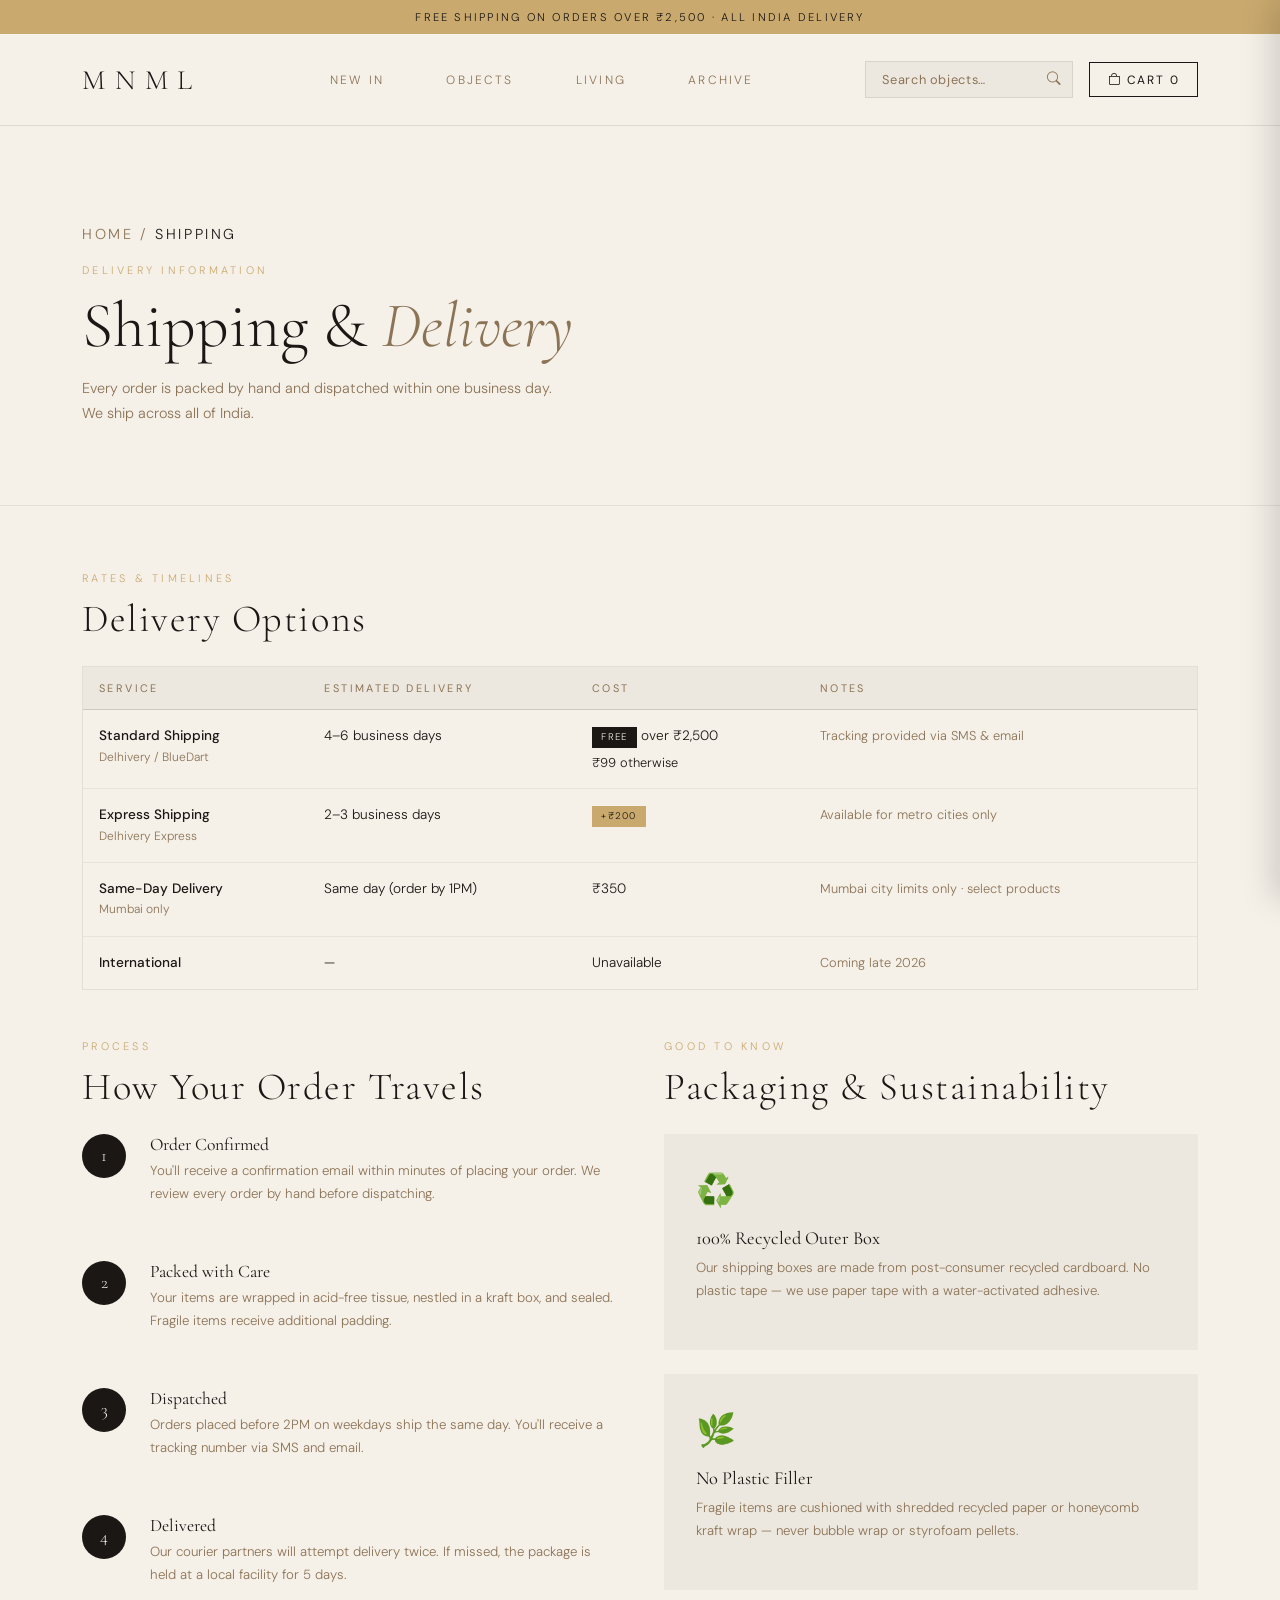
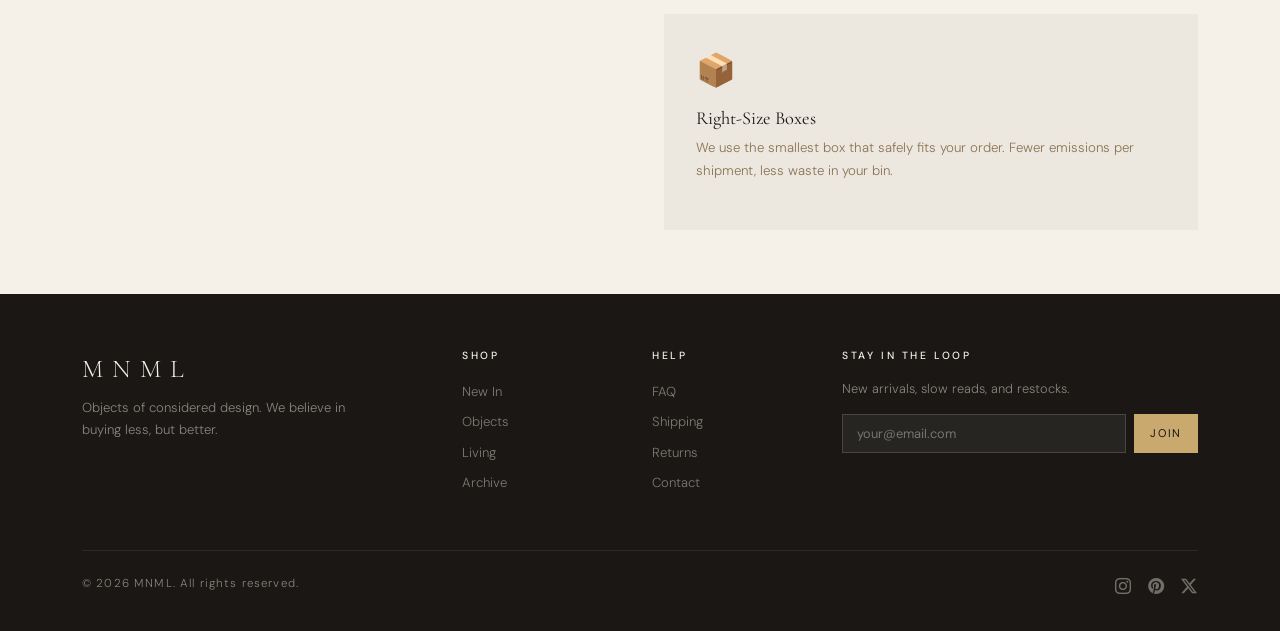
<file: shipping.html>
<!DOCTYPE html>
<html lang="en">
<head>
    <meta charset="UTF-8" />
    <meta name="viewport" content="width=device-width, initial-scale=1.0" />
    <title>Shipping & Delivery — MNML</title>
    <meta charset="utf-8"/>
    <meta content="width=device-width, initial-scale=1.0" name="viewport"/>
    <link href="https://cdn.jsdelivr.net/npm/bootstrap@5.3.2/dist/css/bootstrap.min.css" rel="stylesheet"/>
    <link href="https://fonts.googleapis.com/css2?family=Cormorant+Garamond:ital,wght@0,300;0,400;0,600;1,300&amp;family=DM+Sans:wght@300;400;500&amp;display=swap" rel="stylesheet"/>
    <link href="https://cdn.jsdelivr.net/npm/bootstrap-icons@1.11.3/font/bootstrap-icons.min.css" rel="stylesheet"/>
    <link href="style.css" rel="stylesheet"/>
    <link rel="stylesheet" href="style.css">
    <link rel="stylesheet" href="cart.css">
    <style>
        /* Active nav underline */
        .nav-link-item.active { color: var(--ink) !important; text-decoration: underline; text-underline-offset: 4px; }
    </style>
</head>
<body>

    <!-- PROMO STRIP -->
    <div class="promo-strip">Free shipping on orders over ₹2,500 · All India Delivery</div>

    <nav class="navbar navbar-expand-lg">
<div class="container">
<a class="navbar-brand" href="index.html">MNML</a>
<button class="navbar-toggler border-0" data-bs-target="#navMain" data-bs-toggle="collapse" type="button">
<i class="bi bi-list" style="font-size:1.4rem;"></i>
</button>
<div class="collapse navbar-collapse" id="navMain">
<ul class="navbar-nav mx-auto gap-4">
<li class="nav-item"><a class="nav-link nav-link-item" href="new-in.html" id="nav-new-in">New In</a></li>
<li class="nav-item"><a class="nav-link nav-link-item" href="objects.html" id="nav-objects">Objects</a></li>
<li class="nav-item"><a class="nav-link nav-link-item" href="living.html" id="nav-living">Living</a></li>
<li class="nav-item"><a class="nav-link nav-link-item" href="archive.html" id="nav-archive">Archive</a></li>
</ul>
<div class="d-flex align-items-center gap-3">
<div class="search-wrap d-none d-lg-block">
<input id="searchInput" oninput="filterProducts()" placeholder="Search objects…" type="text"/>
<i class="bi bi-search"></i>
</div>
<button class="cart-btn position-relative" onclick="openCart()">
<i class="bi bi-bag"></i> Cart
                        <span class="cart-count" id="cartCount">0</span>
</button>
</div>
</div>
</div>
</nav>

    <div class="page active" id="page-shipping">
<section class="page-hero">
<div class="container">
<p class="breadcrumb-custom mb-3"><a href="index.html">Home</a> / <span>Shipping</span></p>
<span class="eyebrow">Delivery Information</span>
<h1>Shipping &amp; <em>Delivery</em></h1>
<p>Every order is packed by hand and dispatched within one business day. We ship across all of India.</p>
</div>
</section>
<section class="py-5">
<div class="container py-3">
<div class="row mb-5"><div class="col-12"><span class="section-eyebrow">Rates &amp; Timelines</span><h2 class="section-title mb-4">Delivery Options</h2><div style="border:1px solid rgba(26,23,20,0.08);overflow:hidden;"><table class="ship-table"><thead style="background:var(--pale);"><tr><th>Service</th><th>Estimated Delivery</th><th>Cost</th><th>Notes</th></tr></thead><tbody><tr><td><strong style="font-weight:500;">Standard Shipping</strong><br/><span style="font-size:0.75rem;color:var(--warm-mid);">Delhivery / BlueDart</span></td><td>4–6 business days</td><td><span class="ship-badge ship-badge-free">Free</span> over ₹2,500<br/><span style="font-size:0.8rem;margin-top:0.3rem;display:block;">₹99 otherwise</span></td><td style="font-size:0.8rem;color:var(--warm-mid);">Tracking provided via SMS &amp; email</td></tr><tr><td><strong style="font-weight:500;">Express Shipping</strong><br/><span style="font-size:0.75rem;color:var(--warm-mid);">Delhivery Express</span></td><td>2–3 business days</td><td><span class="ship-badge ship-badge-fast">+₹200</span></td><td style="font-size:0.8rem;color:var(--warm-mid);">Available for metro cities only</td></tr><tr><td><strong style="font-weight:500;">Same-Day Delivery</strong><br/><span style="font-size:0.75rem;color:var(--warm-mid);">Mumbai only</span></td><td>Same day (order by 1PM)</td><td>₹350</td><td style="font-size:0.8rem;color:var(--warm-mid);">Mumbai city limits only · select products</td></tr><tr><td><strong style="font-weight:500;">International</strong></td><td>—</td><td>Unavailable</td><td style="font-size:0.8rem;color:var(--warm-mid);">Coming late 2026</td></tr></tbody></table></div></div></div>
<div class="row g-5">
<div class="col-md-6"><span class="section-eyebrow">Process</span><h2 class="section-title mb-4">How Your Order Travels</h2><div class="ship-step"><div class="ship-step-num">1</div><div class="ship-step-body"><h5>Order Confirmed</h5><p>You'll receive a confirmation email within minutes of placing your order. We review every order by hand before dispatching.</p></div></div><div class="ship-step"><div class="ship-step-num">2</div><div class="ship-step-body"><h5>Packed with Care</h5><p>Your items are wrapped in acid-free tissue, nestled in a kraft box, and sealed. Fragile items receive additional padding.</p></div></div><div class="ship-step"><div class="ship-step-num">3</div><div class="ship-step-body"><h5>Dispatched</h5><p>Orders placed before 2PM on weekdays ship the same day. You'll receive a tracking number via SMS and email.</p></div></div><div class="ship-step"><div class="ship-step-num">4</div><div class="ship-step-body"><h5>Delivered</h5><p>Our courier partners will attempt delivery twice. If missed, the package is held at a local facility for 5 days.</p></div></div></div>
<div class="col-md-6"><span class="section-eyebrow">Good to Know</span><h2 class="section-title mb-4">Packaging &amp; Sustainability</h2><div style="background:var(--pale);padding:2rem;margin-bottom:1.5rem;"><div style="font-size:2rem;margin-bottom:0.8rem;">♻️</div><h5 style="font-family:'Cormorant Garamond',serif;font-size:1.15rem;font-weight:400;margin-bottom:0.5rem;">100% Recycled Outer Box</h5><p style="font-size:0.83rem;color:var(--warm-mid);line-height:1.7;">Our shipping boxes are made from post-consumer recycled cardboard. No plastic tape — we use paper tape with a water-activated adhesive.</p></div><div style="background:var(--pale);padding:2rem;margin-bottom:1.5rem;"><div style="font-size:2rem;margin-bottom:0.8rem;">🌿</div><h5 style="font-family:'Cormorant Garamond',serif;font-size:1.15rem;font-weight:400;margin-bottom:0.5rem;">No Plastic Filler</h5><p style="font-size:0.83rem;color:var(--warm-mid);line-height:1.7;">Fragile items are cushioned with shredded recycled paper or honeycomb kraft wrap — never bubble wrap or styrofoam pellets.</p></div><div style="background:var(--pale);padding:2rem;"><div style="font-size:2rem;margin-bottom:0.8rem;">📦</div><h5 style="font-family:'Cormorant Garamond',serif;font-size:1.15rem;font-weight:400;margin-bottom:0.5rem;">Right-Size Boxes</h5><p style="font-size:0.83rem;color:var(--warm-mid);line-height:1.7;">We use the smallest box that safely fits your order. Fewer emissions per shipment, less waste in your bin.</p></div></div>
</div>
</div>
</section>
</div>

    <footer>
<div class="container">
<div class="row g-4">
<div class="col-md-4">
<span class="brand">MNML</span>
<p style="font-size:0.82rem;line-height:1.7;max-width:280px;">Objects of considered design. We believe in buying less, but better.</p>
</div>
<div class="col-md-2 col-6">
<h6>Shop</h6>
<ul>
<li><a href="new-in.html">New In</a></li>
<li><a href="objects.html">Objects</a></li>
<li><a href="living.html">Living</a></li>
<li><a href="archive.html">Archive</a></li>
</ul>
</div>
<div class="col-md-2 col-6">
<h6>Help</h6>
<ul>
<li><a href="faq.html">FAQ</a></li>
<li><a href="shipping.html">Shipping</a></li>
<li><a href="returns.html">Returns</a></li>
<li><a href="contact.html">Contact</a></li>
</ul>
</div>
<div class="col-md-4">
<h6>Stay in the loop</h6>
<p style="font-size:0.8rem;margin-bottom:1rem;">New arrivals, slow reads, and restocks.</p>
<div class="d-flex gap-2">
<input class="newsletter-input" id="newsletterEmail" placeholder="your@email.com" style="flex:1;background:rgba(255,255,255,0.06);border:1px solid rgba(255,255,255,0.15);color:#F5F0E8;padding:0.55rem 0.9rem;font-size:0.8rem;font-family:'DM Sans',sans-serif;outline:none;" type="email"/>
<button class="newsletter-submit" style="background:var(--accent);color:var(--ink);border:none;padding:0.55rem 1rem;font-size:0.7rem;letter-spacing:0.15em;text-transform:uppercase;cursor:pointer;font-family:'DM Sans',sans-serif;">Join</button>
</div>
</div>
</div>
<div class="footer-bottom d-flex justify-content-between flex-wrap gap-2">
<span>© 2026 MNML. All rights reserved.</span>
<div class="d-flex gap-3">
<a href="#" style="color:rgba(245,240,232,0.4);font-size:1rem;"><i class="bi bi-instagram"></i></a>
<a href="#" style="color:rgba(245,240,232,0.4);font-size:1rem;"><i class="bi bi-pinterest"></i></a>
<a href="#" style="color:rgba(245,240,232,0.4);font-size:1rem;"><i class="bi bi-twitter-x"></i></a>
</div>
</div>
</div>
</footer>

    <script src="https://cdn.jsdelivr.net/npm/bootstrap@5.3.2/dist/js/bootstrap.bundle.min.js"></script>
    <script src="cart.js"></script>
</body>
</html>
</file>
<file: style.css>
:root {
      --cream: #F5F0E8;
      --ink: #1A1714;
      --warm-mid: #8B7355;
      --accent: #C9A96E;
      --pale: #EDE8DF;
      --card-bg: #FDFAF5;
    }
    *, *::before, *::after { box-sizing: border-box; margin: 0; padding: 0; }
    body { font-family: 'DM Sans', sans-serif; background: var(--cream); color: var(--ink); font-weight: 300; overflow-x: hidden; }

    /* ── NAV ── */
    .navbar { background: var(--cream); border-bottom: 1px solid rgba(26,23,20,0.1); padding: 1.2rem 0; position: sticky; top: 0; z-index: 1000; backdrop-filter: blur(8px); }
    .navbar-brand { font-family: 'Cormorant Garamond', serif; font-size: 1.75rem; font-weight: 300; letter-spacing: 0.35em; text-transform: uppercase; color: var(--ink) !important; }
    .nav-link { font-size: 0.75rem; letter-spacing: 0.18em; text-transform: uppercase; color: var(--warm-mid) !important; padding: 0 1.2rem !important; transition: color 0.25s; }
    .nav-link:hover, .nav-link.active { color: var(--ink) !important; }
    .cart-btn { position: relative; background: none; border: 1px solid var(--ink); color: var(--ink); padding: 0.45rem 1.1rem; font-size: 0.75rem; letter-spacing: 0.15em; text-transform: uppercase; cursor: pointer; transition: all 0.25s; }
    .cart-btn:hover { background: var(--ink); color: var(--cream); }

    /* ── PAGE NAV (demo) ── */
    .page-switcher { background: var(--ink); padding: 0.6rem 0; text-align: center; }
    .page-switcher span { color: rgba(245,240,232,0.4); font-size: 0.65rem; letter-spacing: 0.2em; text-transform: uppercase; margin-right: 1.5rem; }
    .page-tab { background: none; border: none; color: rgba(245,240,232,0.55); font-size: 0.68rem; letter-spacing: 0.15em; text-transform: uppercase; cursor: pointer; padding: 0.25rem 0.8rem; transition: color 0.2s; font-family: 'DM Sans', sans-serif; }
    .page-tab:hover, .page-tab.active { color: var(--accent); }

    /* ── PAGE HERO ── */
    .page-hero { padding: 5rem 0 4rem; border-bottom: 1px solid rgba(26,23,20,0.08); }
    .page-hero .eyebrow { font-size: 0.68rem; letter-spacing: 0.3em; text-transform: uppercase; color: var(--accent); display: block; margin-bottom: 0.8rem; }
    .page-hero h1 { font-family: 'Cormorant Garamond', serif; font-size: clamp(2.5rem, 5vw, 4.5rem); font-weight: 300; line-height: 1.08; color: var(--ink); }
    .page-hero h1 em { font-style: italic; color: var(--warm-mid); }
    .page-hero p { font-size: 0.9rem; color: var(--warm-mid); line-height: 1.7; max-width: 480px; margin-top: 1rem; }

    /* ── SECTION ── */
    .section-eyebrow { font-size: 0.68rem; letter-spacing: 0.3em; text-transform: uppercase; color: var(--accent); display: block; margin-bottom: 0.5rem; }
    .section-title { font-family: 'Cormorant Garamond', serif; font-size: clamp(1.8rem, 3vw, 2.8rem); font-weight: 300; color: var(--ink); }

    /* ── PRODUCT CARD (shared) ── */
    .product-card { background: var(--card-bg); border: 1px solid rgba(26,23,20,0.06); transition: transform 0.35s cubic-bezier(.25,.8,.25,1), box-shadow 0.35s; overflow: hidden; }
    .product-card:hover { transform: translateY(-6px); box-shadow: 0 20px 60px rgba(26,23,20,0.1); }
    .product-img-wrap { aspect-ratio: 1; background: var(--pale); display: flex; align-items: center; justify-content: center; font-size: 5rem; position: relative; overflow: hidden; }
    .product-img-wrap::after { content: ''; position: absolute; inset: 0; background: linear-gradient(135deg, transparent 60%, rgba(201,169,110,0.08)); }
    .product-badge { position: absolute; top: 1rem; left: 1rem; background: var(--ink); color: var(--cream); font-size: 0.6rem; letter-spacing: 0.15em; text-transform: uppercase; padding: 0.28rem 0.7rem; z-index: 1; }
    .product-body { padding: 1.4rem 1.5rem 1.6rem; }
    .product-category { font-size: 0.65rem; letter-spacing: 0.22em; text-transform: uppercase; color: var(--warm-mid); margin-bottom: 0.35rem; }
    .product-name { font-family: 'Cormorant Garamond', serif; font-size: 1.25rem; font-weight: 400; color: var(--ink); margin-bottom: 0.5rem; line-height: 1.3; }
    .product-desc { font-size: 0.8rem; color: var(--warm-mid); line-height: 1.6; margin-bottom: 1.1rem; }
    .product-footer { display: flex; align-items: center; justify-content: space-between; border-top: 1px solid rgba(26,23,20,0.07); padding-top: 1rem; }
    .product-price { font-family: 'Cormorant Garamond', serif; font-size: 1.4rem; font-weight: 300; color: var(--ink); }
    .product-price .old-price { font-size: 0.85rem; color: var(--warm-mid); text-decoration: line-through; margin-right: 0.4rem; }
    .add-btn { width: 38px; height: 38px; border-radius: 50%; background: var(--ink); color: var(--cream); border: none; display: flex; align-items: center; justify-content: center; cursor: pointer; transition: all 0.25s; font-size: 1rem; }
    .add-btn:hover { background: var(--accent); color: var(--ink); transform: scale(1.1); }
    .stars { color: var(--accent); font-size: 0.75rem; margin-bottom: 0.35rem; }

    /* ── FILTER PILLS ── */
    .filter-pill { padding: 0.4rem 1.2rem; font-size: 0.72rem; letter-spacing: 0.15em; text-transform: uppercase; border: 1px solid rgba(26,23,20,0.2); background: transparent; color: var(--warm-mid); cursor: pointer; transition: all 0.25s; }
    .filter-pill:hover, .filter-pill.active { background: var(--ink); color: var(--cream); border-color: var(--ink); }

    /* ── BTN ── */
    .btn-dark-custom { display: inline-block; background: var(--ink); color: var(--cream); padding: 0.85rem 2.2rem; font-size: 0.72rem; letter-spacing: 0.2em; text-transform: uppercase; text-decoration: none; border: none; cursor: pointer; transition: all 0.3s; font-family: 'DM Sans', sans-serif; }
    .btn-dark-custom:hover { background: var(--warm-mid); color: var(--cream); }
    .btn-outline-ink { display: inline-block; background: transparent; color: var(--ink); padding: 0.85rem 2.2rem; font-size: 0.72rem; letter-spacing: 0.2em; text-transform: uppercase; text-decoration: none; border: 1px solid var(--ink); cursor: pointer; transition: all 0.3s; font-family: 'DM Sans', sans-serif; }
    .btn-outline-ink:hover { background: var(--ink); color: var(--cream); }

    /* ── FAQ ── */
    .faq-item { border-bottom: 1px solid rgba(26,23,20,0.1); }
    .faq-question { background: none; border: none; width: 100%; text-align: left; padding: 1.5rem 0; display: flex; justify-content: space-between; align-items: center; cursor: pointer; font-family: 'Cormorant Garamond', serif; font-size: 1.15rem; font-weight: 400; color: var(--ink); gap: 1rem; transition: color 0.2s; }
    .faq-question:hover { color: var(--warm-mid); }
    .faq-icon { font-size: 0.85rem; color: var(--warm-mid); transition: transform 0.3s; flex-shrink: 0; }
    .faq-answer { overflow: hidden; max-height: 0; transition: max-height 0.4s ease; }
    .faq-answer p { font-size: 0.88rem; color: var(--warm-mid); line-height: 1.8; padding-bottom: 1.4rem; }
    .faq-item.open .faq-icon { transform: rotate(45deg); }
    .faq-tabs { display: flex; flex-wrap: wrap; gap: 0.5rem; margin-bottom: 3rem; }
    .faq-tab { background: none; border: 1px solid rgba(26,23,20,0.2); padding: 0.4rem 1.1rem; font-size: 0.7rem; letter-spacing: 0.15em; text-transform: uppercase; color: var(--warm-mid); cursor: pointer; transition: all 0.25s; font-family: 'DM Sans', sans-serif; }
    .faq-tab.active, .faq-tab:hover { background: var(--ink); color: var(--cream); border-color: var(--ink); }

    /* ── SHIPPING TABLE ── */
    .ship-table { width: 100%; border-collapse: collapse; }
    .ship-table th { font-size: 0.68rem; letter-spacing: 0.22em; text-transform: uppercase; color: var(--warm-mid); padding: 0.8rem 1rem; border-bottom: 1px solid rgba(26,23,20,0.15); text-align: left; font-weight: 400; }
    .ship-table td { font-size: 0.85rem; padding: 1rem; border-bottom: 1px solid rgba(26,23,20,0.06); color: var(--ink); vertical-align: top; }
    .ship-table tr:last-child td { border-bottom: none; }
    .ship-table tr:hover td { background: rgba(245,240,232,0.6); }
    .ship-badge { display: inline-block; font-size: 0.6rem; letter-spacing: 0.12em; text-transform: uppercase; padding: 0.22rem 0.6rem; }
    .ship-badge-free { background: #1A1714; color: var(--cream); }
    .ship-badge-fast { background: var(--accent); color: var(--ink); }
    .ship-step { display: flex; gap: 1.5rem; align-items: flex-start; margin-bottom: 2.5rem; }
    .ship-step-num { width: 44px; height: 44px; border-radius: 50%; background: var(--ink); color: var(--cream); display: flex; align-items: center; justify-content: center; font-family: 'Cormorant Garamond', serif; font-size: 1.1rem; flex-shrink: 0; }
    .ship-step-body h5 { font-family: 'Cormorant Garamond', serif; font-size: 1.1rem; font-weight: 400; margin-bottom: 0.3rem; color: var(--ink); }
    .ship-step-body p { font-size: 0.83rem; color: var(--warm-mid); line-height: 1.7; }

    /* ── RETURNS ── */
    .returns-card { background: var(--card-bg); border: 1px solid rgba(26,23,20,0.07); padding: 2rem; height: 100%; }
    .returns-card .icon { font-size: 2rem; margin-bottom: 1rem; }
    .returns-card h4 { font-family: 'Cormorant Garamond', serif; font-size: 1.2rem; font-weight: 400; margin-bottom: 0.6rem; color: var(--ink); }
    .returns-card p { font-size: 0.83rem; color: var(--warm-mid); line-height: 1.7; }
    .timeline-item { display: flex; gap: 1.2rem; margin-bottom: 2rem; position: relative; }
    .timeline-dot { width: 10px; height: 10px; border-radius: 50%; background: var(--accent); flex-shrink: 0; margin-top: 5px; }
    .timeline-item::before { content: ''; position: absolute; left: 4px; top: 16px; bottom: -24px; width: 1px; background: rgba(26,23,20,0.12); }
    .timeline-item:last-child::before { display: none; }

    /* ── CONTACT ── */
    .contact-input { width: 100%; background: var(--pale); border: 1px solid rgba(26,23,20,0.12); padding: 0.85rem 1rem; font-size: 0.85rem; font-family: 'DM Sans', sans-serif; color: var(--ink); outline: none; transition: border-color 0.2s; }
    .contact-input:focus { border-color: var(--ink); }
    .contact-input::placeholder { color: var(--warm-mid); }
    textarea.contact-input { resize: vertical; min-height: 120px; }
    select.contact-input { cursor: pointer; appearance: none; background-image: url("data:image/svg+xml,%3Csvg xmlns='http://www.w3.org/2000/svg' width='12' height='8'%3E%3Cpath d='M6 8L0 0h12z' fill='%238B7355'/%3E%3C/svg%3E"); background-repeat: no-repeat; background-position: right 1rem center; }
    .contact-label { font-size: 0.68rem; letter-spacing: 0.22em; text-transform: uppercase; color: var(--warm-mid); display: block; margin-bottom: 0.5rem; }
    .contact-info-item { display: flex; gap: 1rem; align-items: flex-start; padding: 1.4rem 0; border-bottom: 1px solid rgba(26,23,20,0.08); }
    .contact-info-item:last-child { border-bottom: none; }
    .contact-info-icon { width: 40px; height: 40px; background: var(--pale); display: flex; align-items: center; justify-content: center; font-size: 1.1rem; flex-shrink: 0; }
    .contact-info-body h6 { font-family: 'Cormorant Garamond', serif; font-size: 1rem; font-weight: 400; color: var(--ink); margin-bottom: 0.2rem; }
    .contact-info-body p, .contact-info-body a { font-size: 0.82rem; color: var(--warm-mid); line-height: 1.6; text-decoration: none; display: block; }
    .contact-info-body a:hover { color: var(--ink); }

    /* ── ARCHIVE GRID ── */
    .archive-item { position: relative; overflow: hidden; background: var(--pale); cursor: pointer; }
    .archive-item img-placeholder { display: block; width: 100%; }
    .archive-emoji-wrap { aspect-ratio: 4/5; background: var(--pale); display: flex; align-items: center; justify-content: center; font-size: 6rem; position: relative; overflow: hidden; transition: transform 0.5s cubic-bezier(.25,.8,.25,1); }
    .archive-item:hover .archive-emoji-wrap { transform: scale(1.04); }
    .archive-overlay { position: absolute; inset: 0; background: linear-gradient(to top, rgba(26,23,20,0.7) 0%, transparent 50%); opacity: 0; transition: opacity 0.35s; display: flex; align-items: flex-end; padding: 1.5rem; }
    .archive-item:hover .archive-overlay { opacity: 1; }
    .archive-overlay-text { color: var(--cream); }
    .archive-overlay-text h4 { font-family: 'Cormorant Garamond', serif; font-size: 1.2rem; font-weight: 300; }
    .archive-overlay-text p { font-size: 0.75rem; letter-spacing: 0.1em; opacity: 0.7; }
    .archive-meta { padding: 1rem 0 0; }
    .archive-meta h4 { font-family: 'Cormorant Garamond', serif; font-size: 1.1rem; font-weight: 400; color: var(--ink); }
    .archive-meta p { font-size: 0.75rem; color: var(--warm-mid); margin-top: 0.2rem; }
    .sold-tag { display: inline-block; font-size: 0.6rem; letter-spacing: 0.15em; text-transform: uppercase; background: var(--warm-mid); color: var(--cream); padding: 0.22rem 0.6rem; margin-top: 0.35rem; }

    /* ── NEW IN ── */
    .drop-card { background: var(--card-bg); border: 1px solid rgba(26,23,20,0.06); overflow: hidden; }
    .drop-header { background: var(--ink); color: var(--cream); padding: 1rem 1.4rem; display: flex; justify-content: space-between; align-items: center; }
    .drop-header h5 { font-family: 'Cormorant Garamond', serif; font-size: 1rem; font-weight: 300; letter-spacing: 0.12em; }
    .drop-date { font-size: 0.65rem; letter-spacing: 0.15em; color: var(--accent); text-transform: uppercase; }
    .tag { display: inline-block; font-size: 0.6rem; letter-spacing: 0.15em; text-transform: uppercase; padding: 0.25rem 0.65rem; border: 1px solid rgba(26,23,20,0.2); color: var(--warm-mid); margin-right: 0.3rem; margin-bottom: 0.3rem; }
    .tag-filled { background: var(--accent); color: var(--ink); border-color: var(--accent); }

    /* ── LIVING ── */
    .lifestyle-block { position: relative; overflow: hidden; background: var(--pale); }
    .lifestyle-block .emoji-bg { font-size: 12rem; opacity: 0.12; position: absolute; right: -2rem; bottom: -2rem; line-height: 1; }
    .lifestyle-content { position: relative; z-index: 1; padding: 3rem; }
    .lifestyle-content .eyebrow { font-size: 0.68rem; letter-spacing: 0.3em; text-transform: uppercase; color: var(--accent); display: block; margin-bottom: 0.7rem; }
    .lifestyle-content h3 { font-family: 'Cormorant Garamond', serif; font-size: 2rem; font-weight: 300; color: var(--ink); margin-bottom: 0.6rem; }
    .lifestyle-content p { font-size: 0.85rem; color: var(--warm-mid); line-height: 1.7; max-width: 320px; }

    /* ── FOOTER ── */
    footer { background: var(--ink); color: rgba(245,240,232,0.5); padding: 3.5rem 0 2rem; }
    footer .brand { font-family: 'Cormorant Garamond', serif; font-size: 1.6rem; font-weight: 300; letter-spacing: 0.35em; color: var(--cream); text-transform: uppercase; display: block; margin-bottom: 0.5rem; }
    footer h6 { font-size: 0.65rem; letter-spacing: 0.25em; text-transform: uppercase; color: var(--cream); margin-bottom: 1rem; }
    footer ul { list-style: none; padding: 0; }
    footer ul li { margin-bottom: 0.4rem; }
    footer ul li a { color: rgba(245,240,232,0.45); text-decoration: none; font-size: 0.82rem; transition: color 0.2s; }
    footer ul li a:hover { color: var(--accent); }
    .footer-bottom { border-top: 1px solid rgba(255,255,255,0.08); padding-top: 1.5rem; margin-top: 2.5rem; font-size: 0.72rem; letter-spacing: 0.1em; }

    /* ── DIVIDER ── */
    .ornament { text-align: center; margin: 1rem 0; color: var(--accent); font-size: 0.8rem; letter-spacing: 0.4em; }

    /* ── PAGE VISIBILITY ── */
    .page { display: none; }
    .page.active { display: block; }

    /* ── BREADCRUMB ── */
    .breadcrumb-custom { font-size: 0.7rem; letter-spacing: 0.18em; text-transform: uppercase; color: var(--warm-mid); margin-bottom: 0; }
    .breadcrumb-custom a { color: var(--warm-mid); text-decoration: none; }
    .breadcrumb-custom a:hover { color: var(--ink); }
    .breadcrumb-custom span { color: var(--ink); }

    /* ── PROMO STRIP ── */
    .promo-strip { background: var(--accent); color: var(--ink); text-align: center; padding: 0.55rem; font-size: 0.7rem; letter-spacing: 0.2em; text-transform: uppercase; }

    @media (max-width: 768px) {
      .lifestyle-content { padding: 2rem; }
      .page-hero { padding: 3rem 0 2.5rem; }
    }
    /* ── HERO ── */
    .hero {
      min-height: 82vh;
      display: grid;
      grid-template-columns: 1fr 1fr;
      overflow: hidden;
    }
    .hero-text {
      display: flex;
      flex-direction: column;
      justify-content: center;
      padding: 5rem 4rem 5rem 6rem;
    }
    .hero-eyebrow {
      font-size: 0.7rem;
      letter-spacing: 0.3em;
      text-transform: uppercase;
      color: var(--warm-mid);
      margin-bottom: 1.5rem;
    }
    .hero-heading {
      font-family: 'Cormorant Garamond', serif;
      font-size: clamp(3rem, 5vw, 5.5rem);
      font-weight: 300;
      line-height: 1.05;
      margin-bottom: 1.8rem;
      color: var(--ink);
    }
    .hero-heading em { font-style: italic; color: var(--warm-mid); }
    .hero-sub {
      font-size: 0.9rem;
      line-height: 1.7;
      color: var(--warm-mid);
      max-width: 360px;
      margin-bottom: 2.5rem;
    }
    .btn-primary-custom {
      display: inline-block;
      background: var(--ink);
      color: var(--cream);
      padding: 0.9rem 2.4rem;
      font-size: 0.72rem;
      letter-spacing: 0.2em;
      text-transform: uppercase;
      text-decoration: none;
      border: none;
      cursor: pointer;
      transition: all 0.3s;
      font-family: 'DM Sans', sans-serif;
    }
    .btn-primary-custom:hover { background: var(--warm-mid); color: var(--cream); }
    .hero-visual {
      background: var(--pale);
      display: flex;
      align-items: center;
      justify-content: center;
      position: relative;
      overflow: hidden;
    }
    .hero-visual::before {
      content: '';
      position: absolute;
      width: 420px;
      height: 420px;
      border-radius: 50%;
      background: radial-gradient(circle, rgba(201,169,110,0.18) 0%, transparent 70%);
    }
    .hero-product-display {
      position: relative;
      z-index: 1;
      text-align: center;
    }
    .hero-product-display .product-emoji {
      font-size: 9rem;
      display: block;
      filter: drop-shadow(0 24px 48px rgba(0,0,0,0.12));
      animation: float 4s ease-in-out infinite;
    }
    @keyframes float {
      0%,100% { transform: translateY(0); }
      50% { transform: translateY(-16px); }
    }
    .hero-label {
      font-family: 'Cormorant Garamond', serif;
      font-size: 0.85rem;
      letter-spacing: 0.25em;
      text-transform: uppercase;
      color: var(--warm-mid);
      margin-top: 1.5rem;
    }
 /* ── SECTION TITLES ── */
    .section-title {
      font-family: 'Cormorant Garamond', serif;
      font-size: clamp(2rem, 3vw, 3rem);
      font-weight: 300;
      letter-spacing: 0.04em;
      color: var(--ink);
    }
    .section-eyebrow {
      font-size: 0.68rem;
      letter-spacing: 0.3em;
      text-transform: uppercase;
      color: var(--accent);
      display: block;
      margin-bottom: 0.6rem;
    }
 
    /* ── FILTERS ── */
    .filter-pill {
      padding: 0.4rem 1.2rem;
      font-size: 0.72rem;
      letter-spacing: 0.15em;
      text-transform: uppercase;
      border: 1px solid rgba(26,23,20,0.2);
      background: transparent;
      color: var(--warm-mid);
      cursor: pointer;
      transition: all 0.25s;
    }
    .filter-pill:hover, .filter-pill.active {
      background: var(--ink);
      color: var(--cream);
      border-color: var(--ink);
    }
 
    /* ── PRODUCT CARD ── */
    .product-card {
      background: var(--card-bg);
      border: 1px solid rgba(26,23,20,0.06);
      transition: transform 0.35s cubic-bezier(.25,.8,.25,1), box-shadow 0.35s;
      cursor: pointer;
      overflow: hidden;
    }
    .product-card:hover {
      transform: translateY(-6px);
      box-shadow: 0 20px 60px rgba(26,23,20,0.1);
    }
    .product-img-wrap {
      aspect-ratio: 1;
      background: var(--pale);
      display: flex;
      align-items: center;
      justify-content: center;
      font-size: 5rem;
      position: relative;
      overflow: hidden;
    }
    .product-img-wrap::after {
      content: '';
      position: absolute;
      inset: 0;
      background: linear-gradient(135deg, transparent 60%, rgba(201,169,110,0.08));
    }
    .product-badge {
      position: absolute;
      top: 1rem;
      left: 1rem;
      background: var(--ink);
      color: var(--cream);
      font-size: 0.6rem;
      letter-spacing: 0.15em;
      text-transform: uppercase;
      padding: 0.28rem 0.7rem;
      z-index: 1;
    }
    .product-body { padding: 1.4rem 1.5rem 1.6rem; }
    .product-category {
      font-size: 0.65rem;
      letter-spacing: 0.22em;
      text-transform: uppercase;
      color: var(--warm-mid);
      margin-bottom: 0.35rem;
    }
    .product-name {
      font-family: 'Cormorant Garamond', serif;
      font-size: 1.25rem;
      font-weight: 400;
      color: var(--ink);
      margin-bottom: 0.5rem;
      line-height: 1.3;
    }
    .product-desc {
      font-size: 0.8rem;
      color: var(--warm-mid);
      line-height: 1.6;
      margin-bottom: 1.1rem;
    }
    .product-footer {
      display: flex;
      align-items: center;
      justify-content: space-between;
      border-top: 1px solid rgba(26,23,20,0.07);
      padding-top: 1rem;
    }
    .product-price {
      font-family: 'Cormorant Garamond', serif;
      font-size: 1.4rem;
      font-weight: 300;
      color: var(--ink);
    }
    .product-price .old-price {
      font-size: 0.85rem;
      color: var(--warm-mid);
      text-decoration: line-through;
      margin-right: 0.4rem;
    }
    .add-btn {
      width: 38px;
      height: 38px;
      border-radius: 50%;
      background: var(--ink);
      color: var(--cream);
      border: none;
      display: flex;
      align-items: center;
      justify-content: center;
      cursor: pointer;
      transition: all 0.25s;
      font-size: 1rem;
    }
    .add-btn:hover { background: var(--accent); color: var(--ink); transform: scale(1.1); }
    .add-btn.added { background: var(--accent); color: var(--ink); }
 
    /* ── STARS ── */
    .stars { color: var(--accent); font-size: 0.75rem; margin-bottom: 0.35rem; }
 
    /* ── BANNER ── */
    .promo-banner {
      background: var(--ink);
      color: var(--cream);
      padding: 4.5rem;
      text-align: center;
      position: relative;
      overflow: hidden;
    }
    .promo-banner::before, .promo-banner::after {
      content: '';
      position: absolute;
      border-radius: 50%;
      background: rgba(201,169,110,0.07);
    }
    .promo-banner::before { width: 500px; height: 500px; top: -200px; left: -100px; }
    .promo-banner::after { width: 400px; height: 400px; bottom: -150px; right: -80px; }
    .promo-banner h2 {
      font-family: 'Cormorant Garamond', serif;
      font-size: clamp(2.2rem, 4vw, 4rem);
      font-weight: 300;
      letter-spacing: 0.04em;
      margin-bottom: 0.8rem;
      position: relative;
      z-index: 1;
    }
    .promo-banner p {
      font-size: 0.9rem;
      color: rgba(245,240,232,0.6);
      letter-spacing: 0.1em;
      margin-bottom: 2rem;
      position: relative;
      z-index: 1;
    }
    .btn-outline-cream {
      display: inline-block;
      border: 1px solid var(--cream);
      color: var(--cream);
      padding: 0.85rem 2.4rem;
      font-size: 0.72rem;
      letter-spacing: 0.2em;
      text-transform: uppercase;
      text-decoration: none;
      transition: all 0.3s;
      position: relative;
      z-index: 1;
      cursor: pointer;
      background: none;
      font-family: 'DM Sans', sans-serif;
    }
    .btn-outline-cream:hover { background: var(--cream); color: var(--ink); }
 
    /* ── CART DRAWER ── */
    .cart-overlay {
      position: fixed;
      inset: 0;
      background: rgba(26,23,20,0.5);
      z-index: 2000;
      opacity: 0;
      pointer-events: none;
      transition: opacity 0.3s;
    }
    .cart-overlay.open { opacity: 1; pointer-events: all; }
    .cart-drawer {
      position: fixed;
      right: 0;
      top: 0;
      bottom: 0;
      width: 420px;
      max-width: 100vw;
      background: var(--cream);
      z-index: 2001;
      transform: translateX(100%);
      transition: transform 0.4s cubic-bezier(.25,.8,.25,1);
      display: flex;
      flex-direction: column;
    }
    .cart-drawer.open { transform: translateX(0); }
    .cart-header {
      padding: 1.8rem 2rem;
      border-bottom: 1px solid rgba(26,23,20,0.1);
      display: flex;
      justify-content: space-between;
      align-items: center;
    }
    .cart-header h5 {
      font-family: 'Cormorant Garamond', serif;
      font-size: 1.4rem;
      font-weight: 300;
      letter-spacing: 0.08em;
    }
    .close-cart {
      background: none;
      border: none;
      font-size: 1.3rem;
      cursor: pointer;
      color: var(--warm-mid);
      transition: color 0.2s;
    }
    .close-cart:hover { color: var(--ink); }
    .cart-items { flex: 1; overflow-y: auto; padding: 1.5rem 2rem; }
    .cart-item {
      display: flex;
      gap: 1rem;
      padding: 1rem 0;
      border-bottom: 1px solid rgba(26,23,20,0.07);
      animation: slideIn 0.3s ease;
    }
    @keyframes slideIn { from { opacity:0; transform:translateX(20px); } to { opacity:1; transform:none; } }
    .cart-item-emoji {
      width: 60px;
      height: 60px;
      background: var(--pale);
      display: flex;
      align-items: center;
      justify-content: center;
      font-size: 1.8rem;
      flex-shrink: 0;
    }
    .cart-item-info { flex: 1; }
    .cart-item-name {
      font-family: 'Cormorant Garamond', serif;
      font-size: 1rem;
      color: var(--ink);
      margin-bottom: 0.2rem;
    }
    .cart-item-price { font-size: 0.8rem; color: var(--warm-mid); }
    .qty-ctrl { display: flex; align-items: center; gap: 0.5rem; margin-top: 0.5rem; }
    .qty-btn {
      width: 24px; height: 24px;
      border: 1px solid rgba(26,23,20,0.2);
      background: none;
      cursor: pointer;
      font-size: 0.8rem;
      display: flex; align-items: center; justify-content: center;
      transition: all 0.2s;
    }
    .qty-btn:hover { background: var(--ink); color: var(--cream); border-color: var(--ink); }
    .qty-num { font-size: 0.85rem; min-width: 20px; text-align: center; }
    .remove-item { background: none; border: none; color: var(--warm-mid); cursor: pointer; font-size: 0.85rem; transition: color 0.2s; }
    .remove-item:hover { color: #c0392b; }
    .cart-footer {
      padding: 1.5rem 2rem 2rem;
      border-top: 1px solid rgba(26,23,20,0.1);
    }
    .cart-total {
      display: flex;
      justify-content: space-between;
      align-items: center;
      margin-bottom: 1.2rem;
    }
    .cart-total-label { font-size: 0.72rem; letter-spacing: 0.18em; text-transform: uppercase; color: var(--warm-mid); }
    .cart-total-amount { font-family: 'Cormorant Garamond', serif; font-size: 1.8rem; font-weight: 300; }
    .checkout-btn {
      width: 100%;
      background: var(--ink);
      color: var(--cream);
      border: none;
      padding: 1rem;
      font-size: 0.72rem;
      letter-spacing: 0.2em;
      text-transform: uppercase;
      cursor: pointer;
      transition: background 0.25s;
      font-family: 'DM Sans', sans-serif;
    }
    .checkout-btn:hover { background: var(--warm-mid); }
    .empty-cart {
      text-align: center;
      padding: 3rem 2rem;
      color: var(--warm-mid);
    }
    .empty-cart-icon { font-size: 3rem; margin-bottom: 1rem; opacity: 0.4; }
    .empty-cart p { font-size: 0.85rem; letter-spacing: 0.1em; }
 
    /* ── TOAST ── */
    .toast-wrap {
      position: fixed;
      bottom: 2rem;
      left: 50%;
      transform: translateX(-50%);
      z-index: 3000;
      pointer-events: none;
    }
    .toast-msg {
      background: var(--ink);
      color: var(--cream);
      padding: 0.75rem 1.8rem;
      font-size: 0.78rem;
      letter-spacing: 0.12em;
      text-transform: uppercase;
      opacity: 0;
      transform: translateY(20px);
      transition: all 0.3s;
      white-space: nowrap;
    }
    .toast-msg.show { opacity: 1; transform: translateY(0); }
 /* ── SEARCH BAR ── */
    .search-wrap { position: relative; max-width: 340px; }
    .search-wrap input {
      background: var(--pale);
      border: 1px solid rgba(26,23,20,0.1);
      padding: 0.5rem 2.5rem 0.5rem 1rem;
      font-size: 0.8rem;
      width: 100%;
      outline: none;
      font-family: 'DM Sans', sans-serif;
      color: var(--ink);
    }
    .search-wrap input::placeholder { color: var(--warm-mid); letter-spacing: 0.05em; }
    .search-wrap i { position: absolute; right: 0.8rem; top: 50%; transform: translateY(-50%); color: var(--warm-mid); font-size: 0.85rem; }
 
    @media (max-width: 768px) {
      .hero { grid-template-columns: 1fr; }
      .hero-visual { display: none; }
      .hero-text { padding: 4rem 1.5rem; }
      .promo-banner { padding: 3rem 1.5rem; }
    }
</file>
<file: cart.css>
/* Cart drawer — uses the same CSS variables defined in style.css */
.cart-overlay {
    position: fixed;
    inset: 0;
    background: rgba(26, 23, 20, 0.45);
    opacity: 0;
    pointer-events: none;
    transition: opacity 0.25s ease;
    z-index: 1040;
}
.cart-overlay.open {
    opacity: 1;
    pointer-events: auto;
}

.cart-drawer {
    position: fixed;
    top: 0;
    right: 0;
    height: 100%;
    width: min(400px, 92vw);
    background: var(--cream, #F5F0E8);
    box-shadow: -8px 0 30px rgba(0, 0, 0, 0.15);
    transform: translateX(100%);
    transition: transform 0.3s ease;
    z-index: 1050;
    display: flex;
    flex-direction: column;
}
.cart-drawer.open {
    transform: translateX(0);
}

.cart-drawer-head {
    display: flex;
    align-items: center;
    justify-content: space-between;
    padding: 1.4rem 1.6rem;
    border-bottom: 1px solid rgba(26, 23, 20, 0.08);
}
.cart-drawer-head h5 {
    font-family: 'Cormorant Garamond', serif;
    font-size: 1.3rem;
    font-weight: 400;
    margin: 0;
}
.cart-close {
    background: none;
    border: none;
    font-size: 1.1rem;
    cursor: pointer;
    color: var(--ink, #1A1714);
}

.cart-items {
    flex: 1;
    overflow-y: auto;
    padding: 1rem 1.6rem;
}
.cart-empty {
    color: var(--warm-mid, #8a7f73);
    font-size: 0.88rem;
    margin-top: 2rem;
    text-align: center;
}

.cart-line {
    display: flex;
    align-items: center;
    gap: 0.8rem;
    padding: 0.9rem 0;
    border-bottom: 1px solid rgba(26, 23, 20, 0.06);
}
.cart-line-info {
    flex: 1;
}
.cart-line-name {
    font-size: 0.88rem;
    margin: 0 0 0.2rem;
    color: var(--ink, #1A1714);
}
.cart-line-price {
    font-size: 0.8rem;
    margin: 0;
    color: var(--warm-mid, #8a7f73);
}
.cart-line-qty {
    display: flex;
    align-items: center;
    gap: 0.5rem;
    font-size: 0.85rem;
}
.cart-line-qty button {
    width: 22px;
    height: 22px;
    border: 1px solid rgba(26, 23, 20, 0.15);
    background: transparent;
    cursor: pointer;
    line-height: 1;
}
.cart-line-remove {
    background: none;
    border: none;
    color: #c0392b;
    cursor: pointer;
    font-size: 0.9rem;
}

.cart-drawer-foot {
    padding: 1.2rem 1.6rem 1.6rem;
    border-top: 1px solid rgba(26, 23, 20, 0.08);
}
.cart-subtotal {
    display: flex;
    justify-content: space-between;
    font-size: 0.95rem;
    margin-bottom: 1rem;
    letter-spacing: 0.03em;
}

/* Sitewide search results dropdown (appended into .search-wrap by cart.js) */
.search-dropdown {
    position: absolute;
    top: calc(100% + 0.6rem);
    left: 0;
    right: 0;
    background: var(--cream, #F5F0E8);
    border: 1px solid rgba(26, 23, 20, 0.1);
    box-shadow: 0 16px 40px rgba(26, 23, 20, 0.12);
    max-height: 360px;
    overflow-y: auto;
    z-index: 1010;
    display: none;
}
.search-dropdown.open { display: block; }

.search-dropdown-item {
    display: flex;
    align-items: center;
    gap: 0.8rem;
    padding: 0.7rem 1rem;
    text-decoration: none;
    border-bottom: 1px solid rgba(26, 23, 20, 0.06);
    transition: background 0.15s;
}
.search-dropdown-item:last-child { border-bottom: none; }
.search-dropdown-item:hover { background: var(--pale, #EDE8DF); }

.search-dropdown-emoji { font-size: 1.4rem; flex-shrink: 0; }

.search-dropdown-info {
    flex: 1;
    display: flex;
    flex-direction: column;
    min-width: 0;
}
.search-dropdown-name {
    font-size: 0.85rem;
    color: var(--ink, #1A1714);
    white-space: nowrap;
    overflow: hidden;
    text-overflow: ellipsis;
}
.search-dropdown-category {
    font-size: 0.65rem;
    letter-spacing: 0.12em;
    text-transform: uppercase;
    color: var(--warm-mid, #8B7355);
}
.search-dropdown-price {
    font-size: 0.8rem;
    color: var(--warm-mid, #8B7355);
    flex-shrink: 0;
}
.search-dropdown-empty {
    padding: 1rem;
    font-size: 0.82rem;
    color: var(--warm-mid, #8B7355);
    text-align: center;
}
</file>
